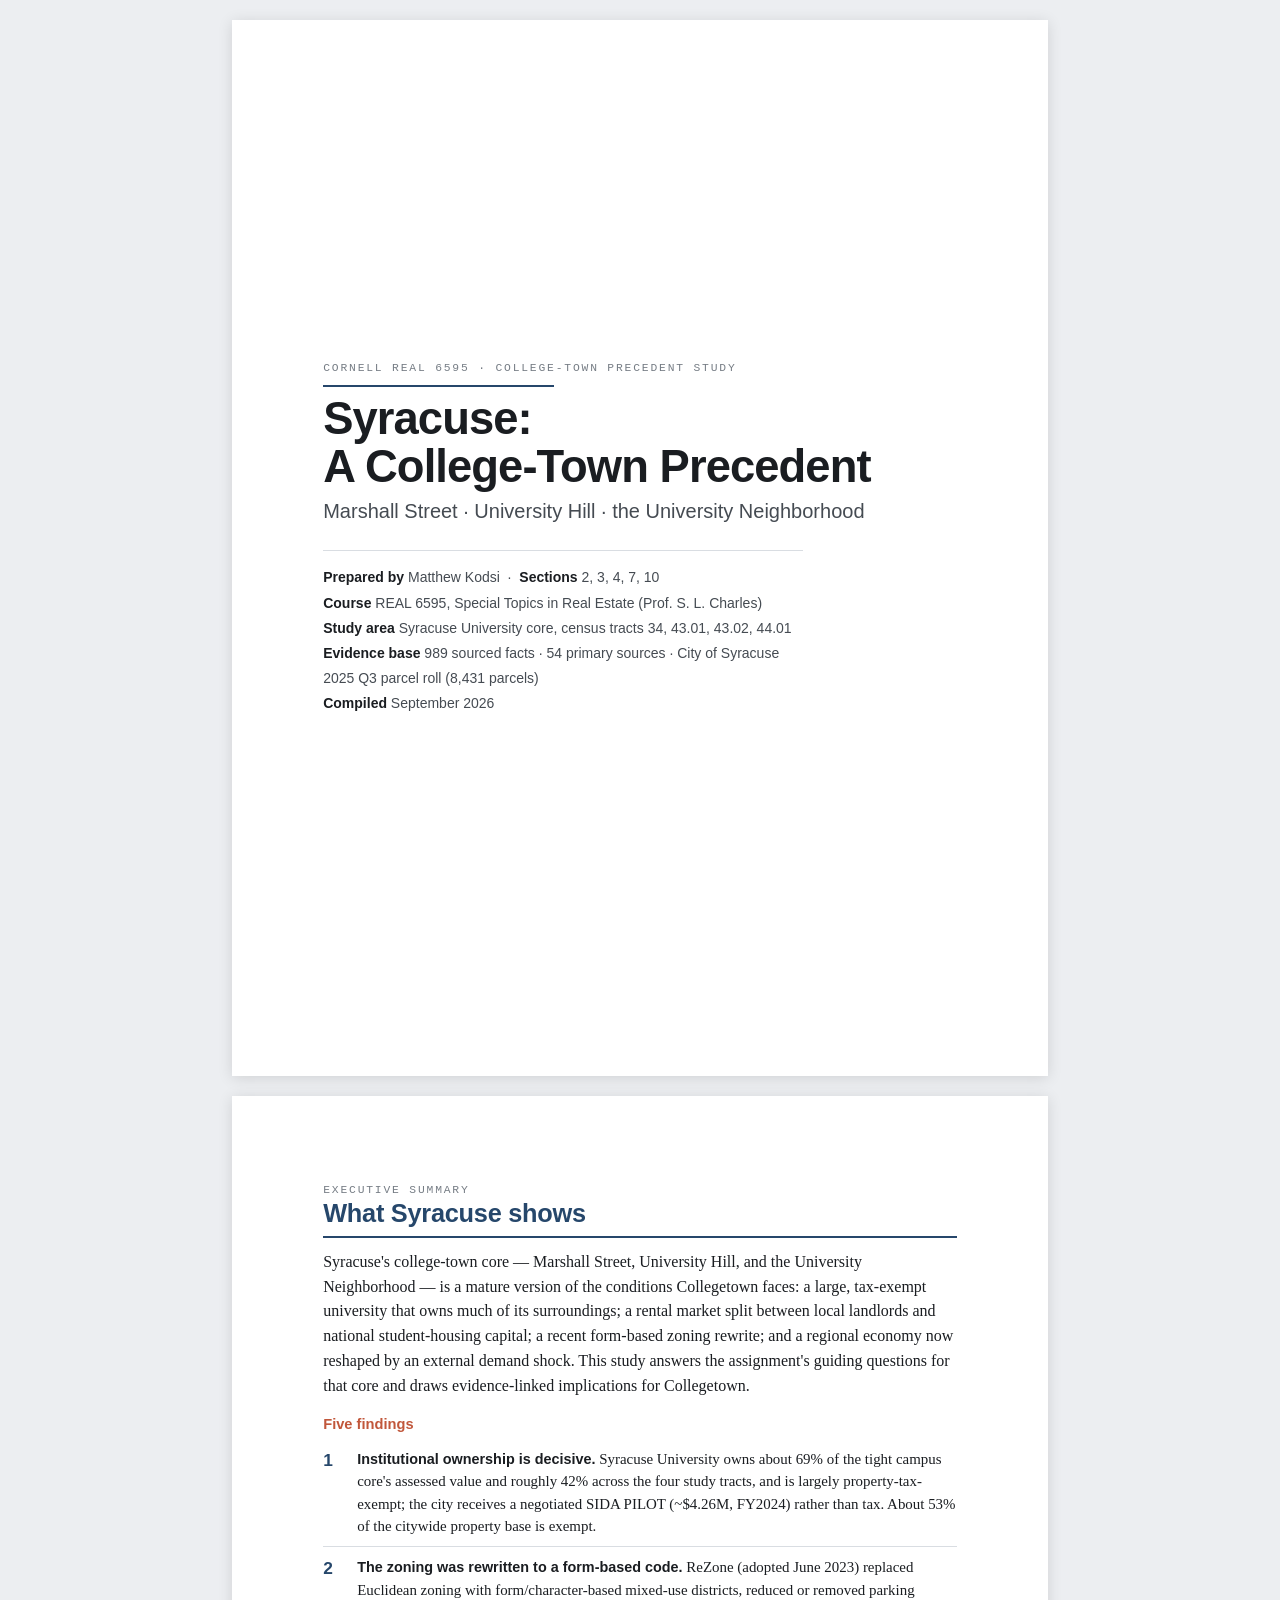
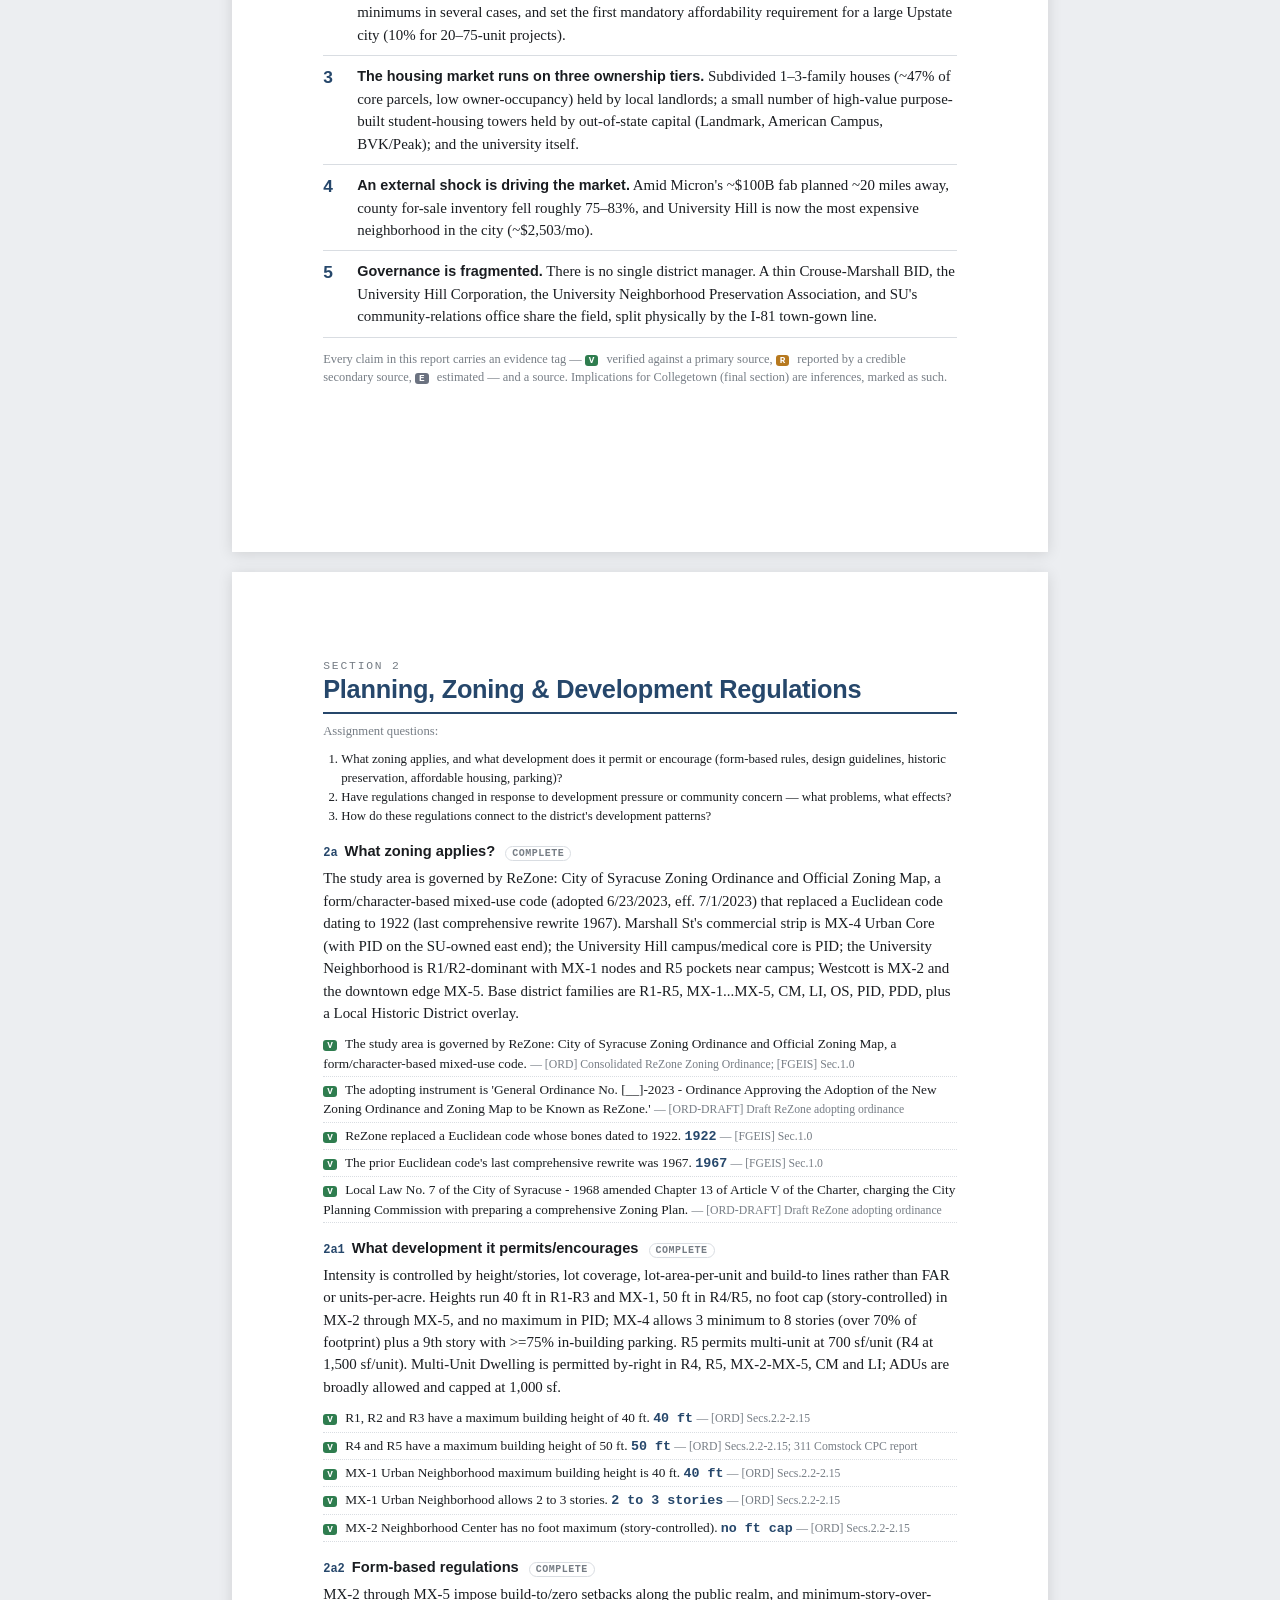
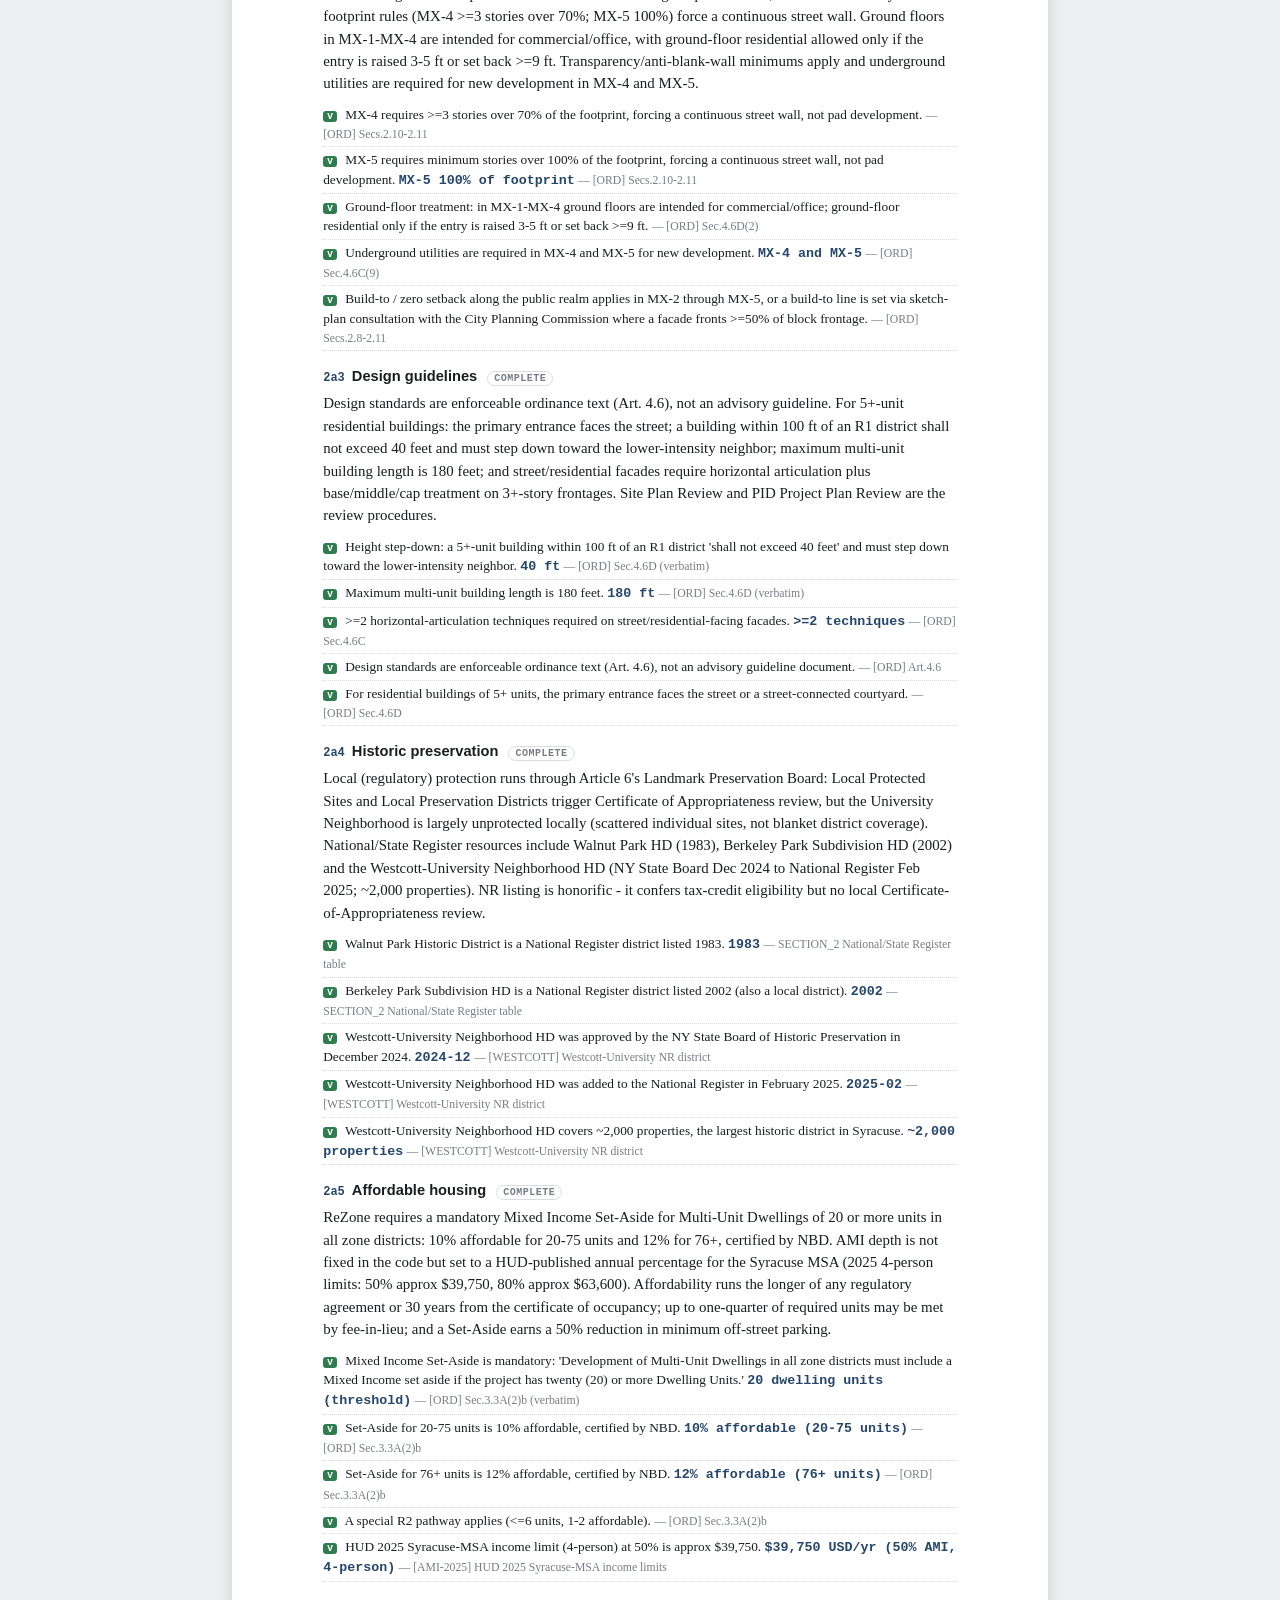
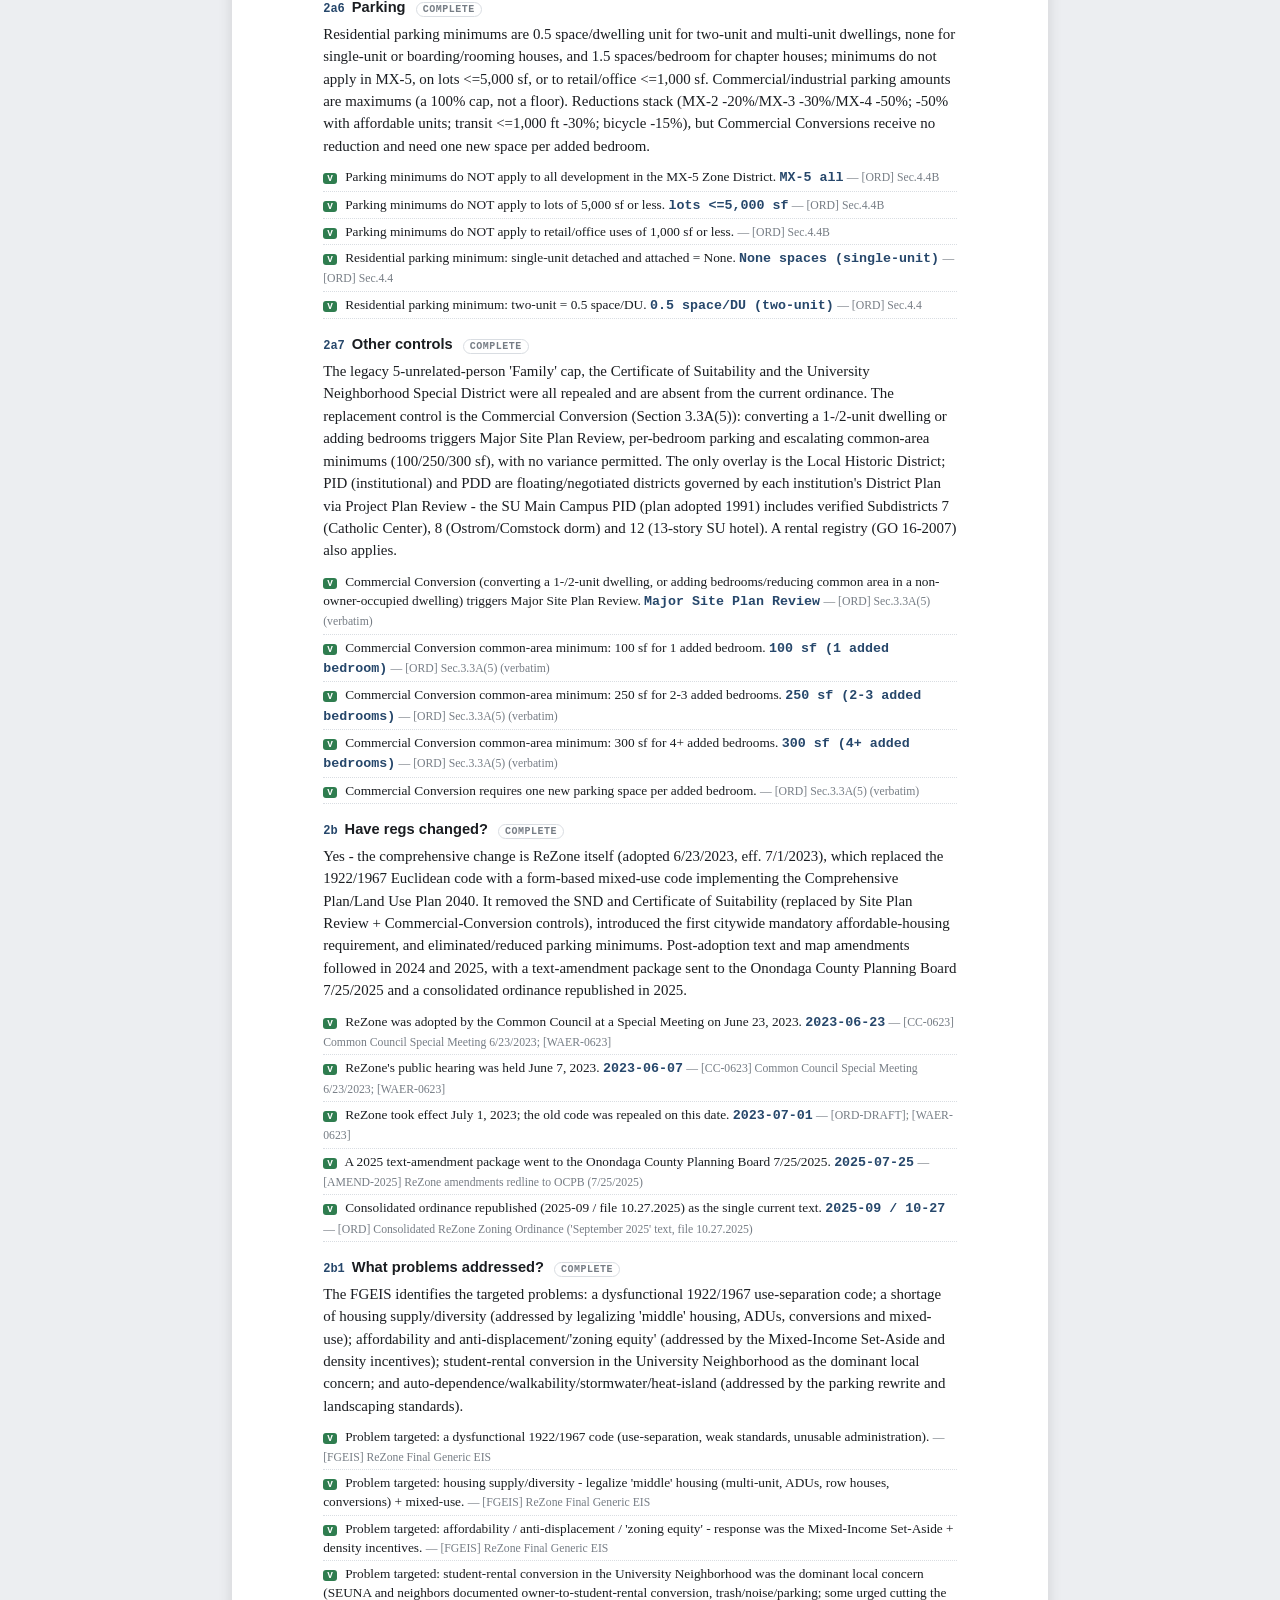
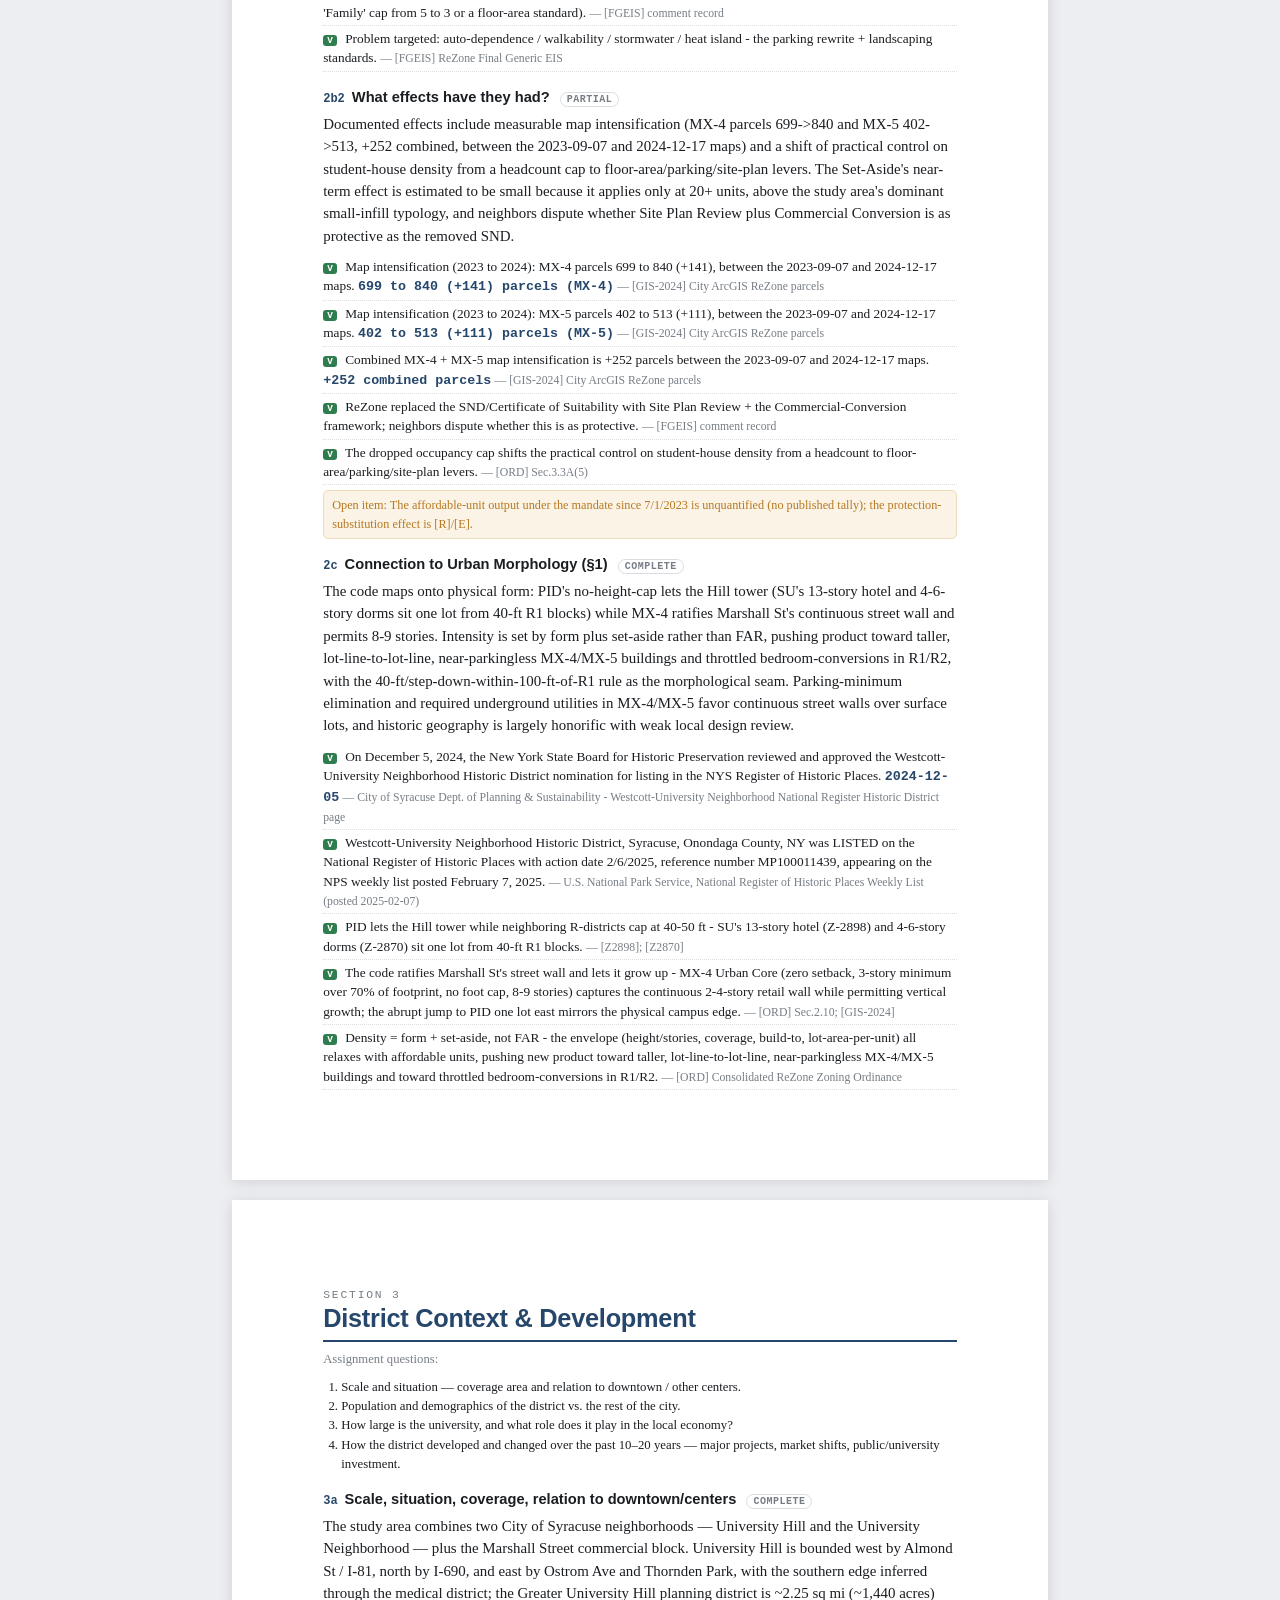
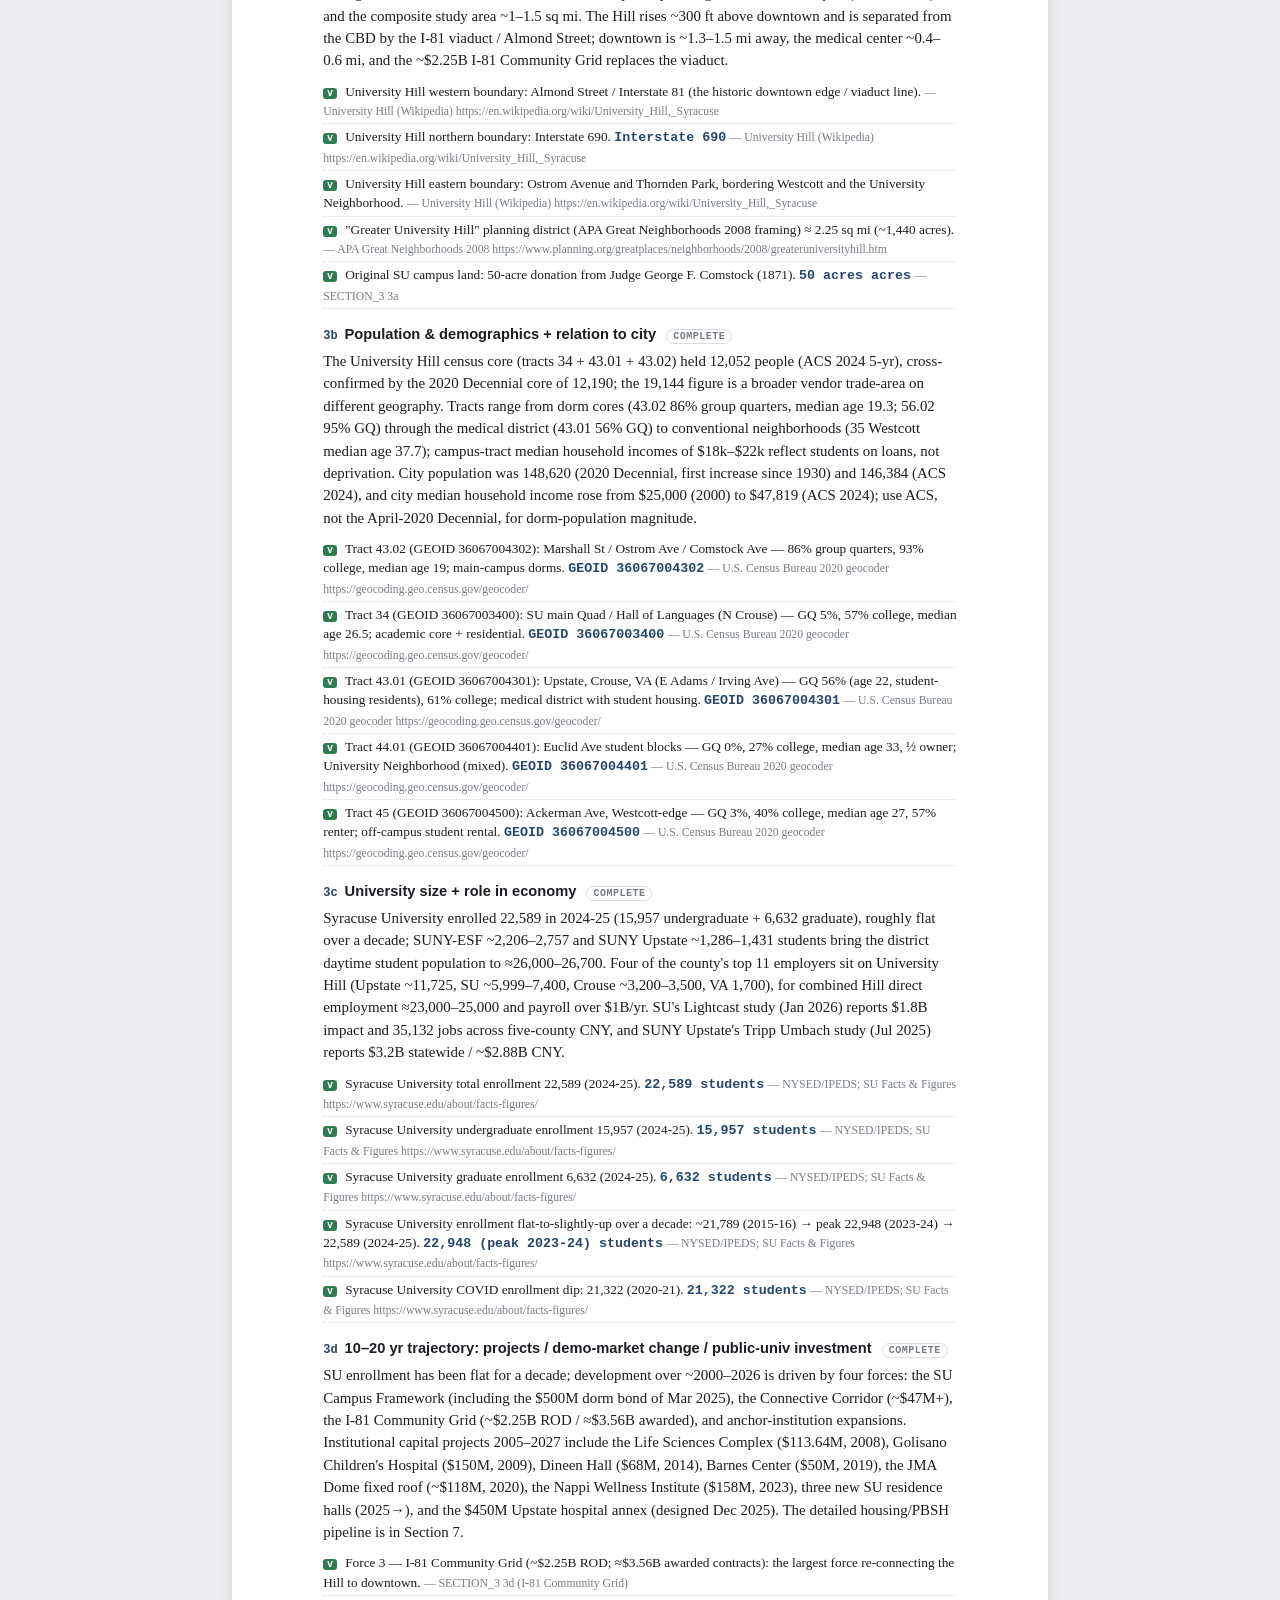
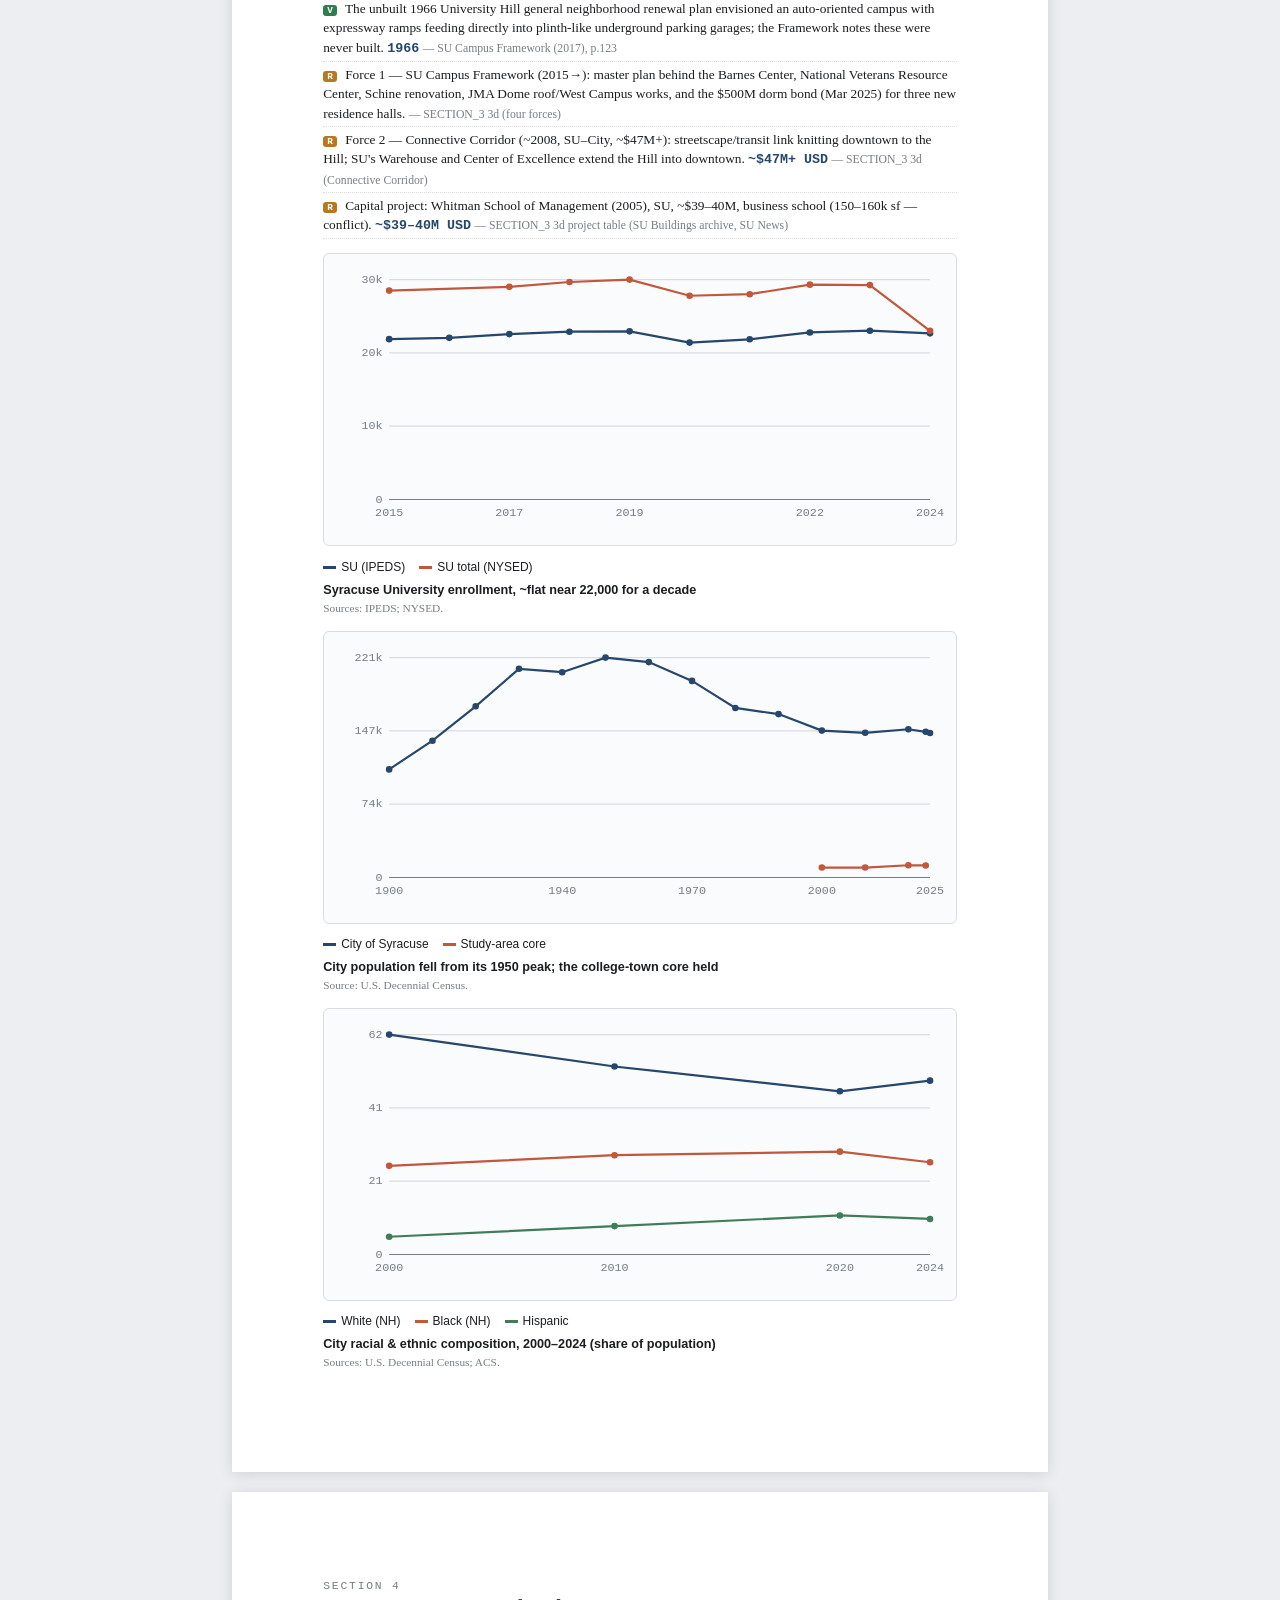
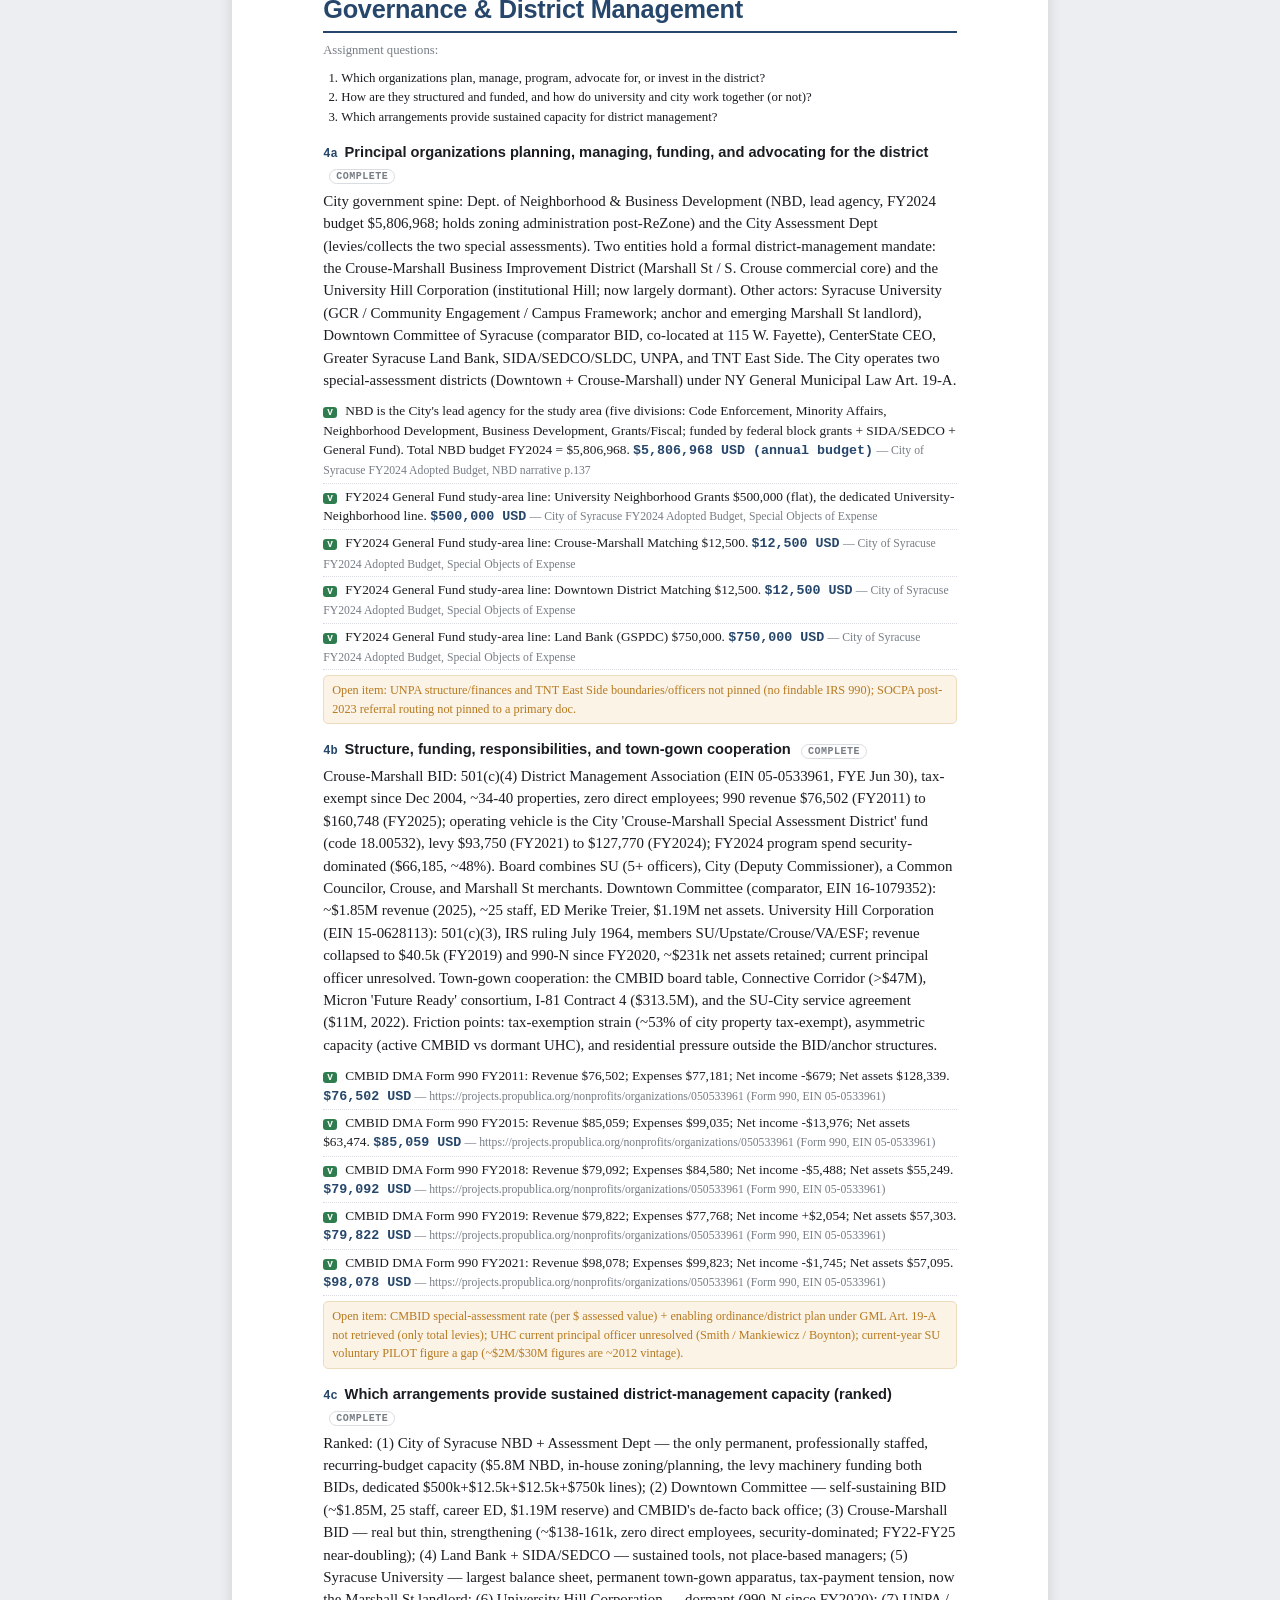
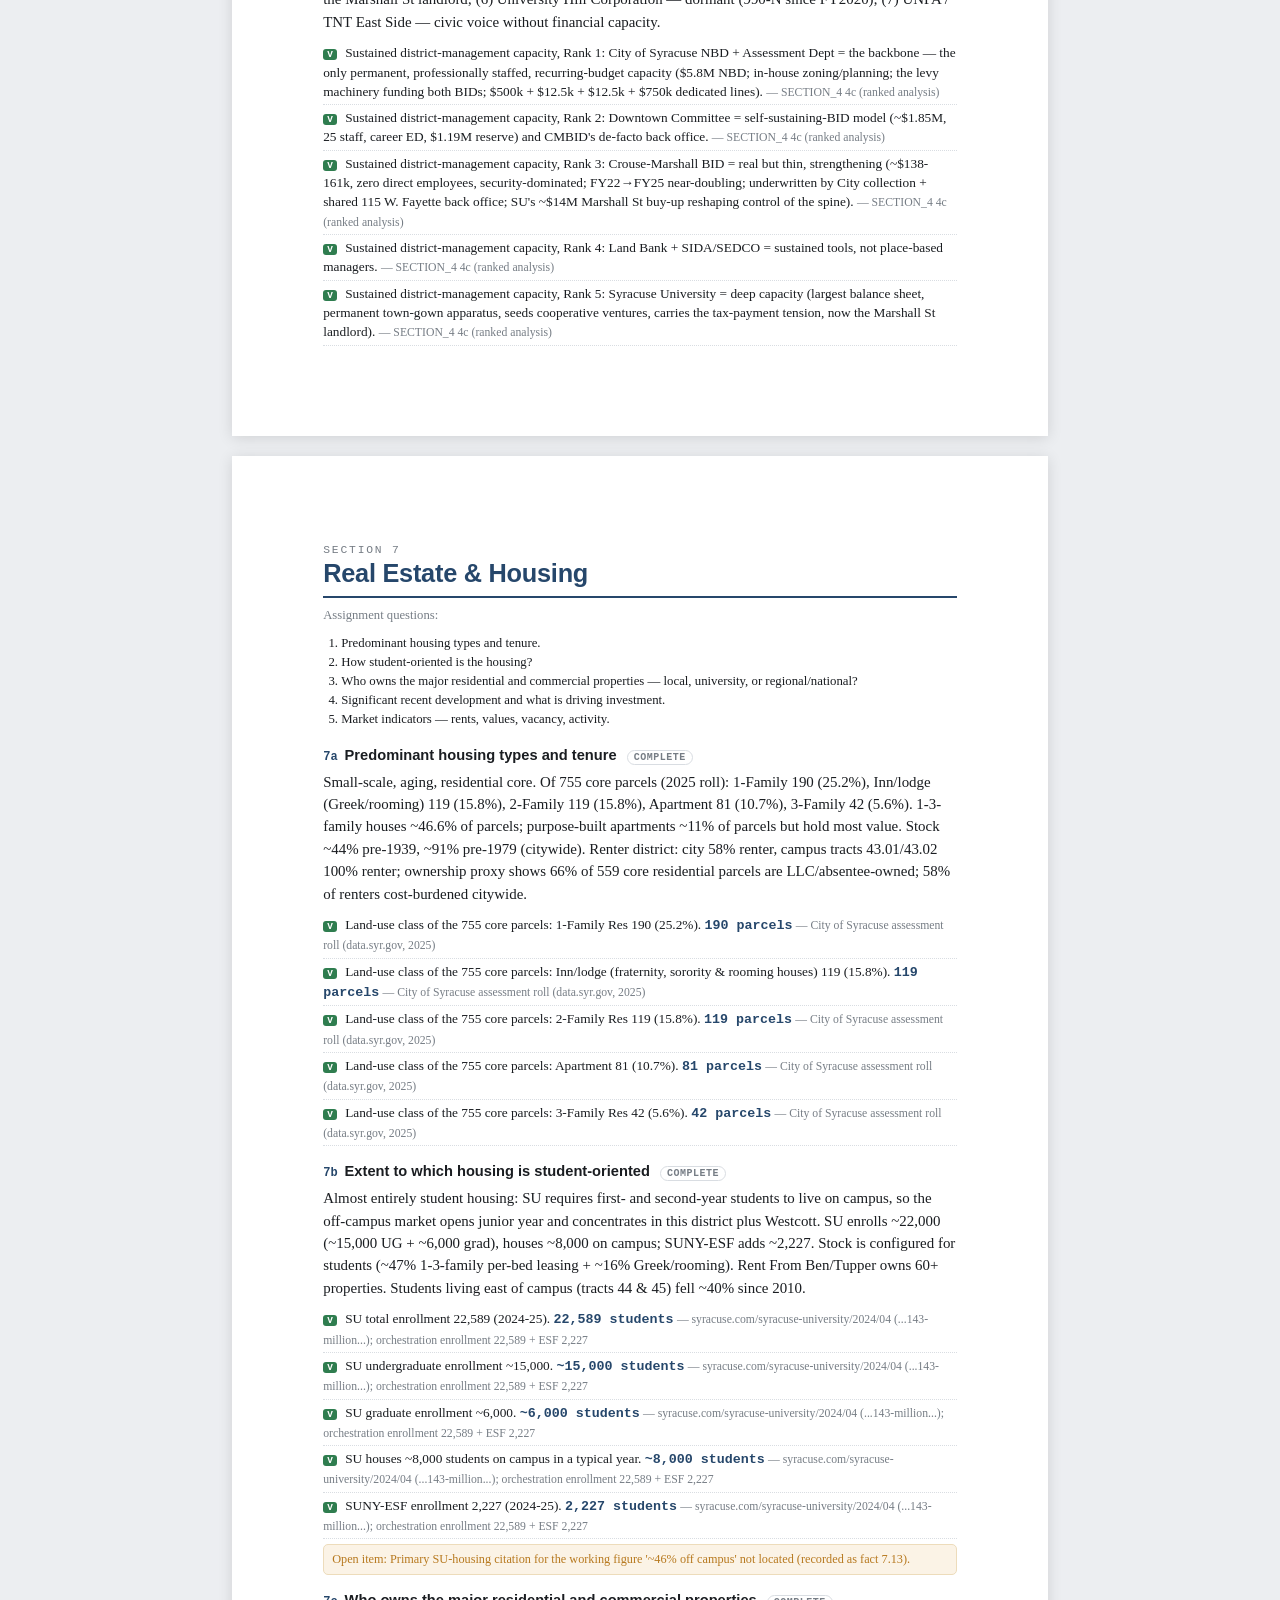
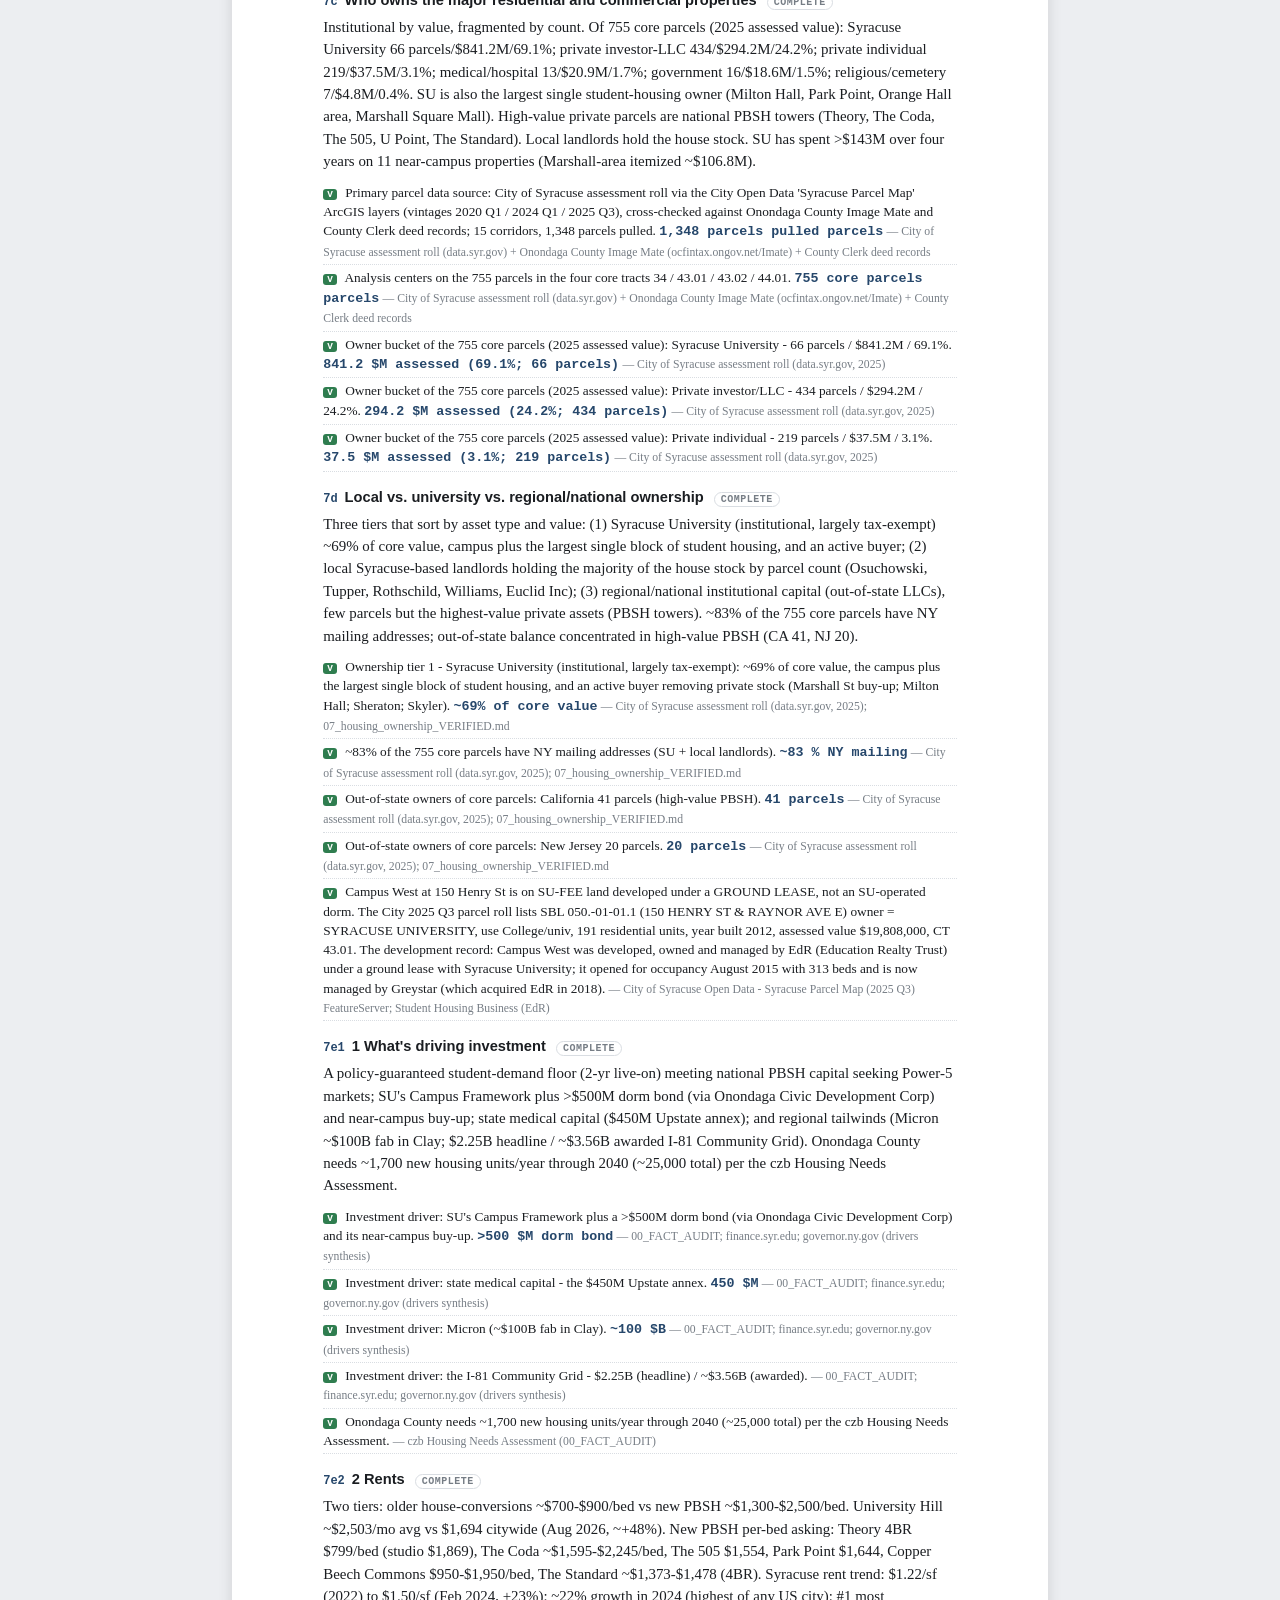
<file: report.html>
<!doctype html><html lang="en"><head><meta charset="utf-8"><title>Syracuse — College-Town Precedent Study</title><style>
:root{--ink:#1a1d21;--ink2:#454b52;--ink3:#767d85;--line:#d9dde2;--accent:#26476b;--accent2:#c1573b;
  --v:#2f7d4f;--r:#b7791f;--e:#6b7280;--bg:#fff;
  --serif:"Iowan Old Style","Palatino Linotype",Palatino,Georgia,"Times New Roman",serif;
  --sans:-apple-system,BlinkMacSystemFont,"Segoe UI",Roboto,Helvetica,Arial,sans-serif;
  --mono:"SF Mono",ui-monospace,Menlo,Consolas,monospace;}
*{box-sizing:border-box}
body{margin:0;background:#eceef1;color:var(--ink);font-family:var(--serif);font-size:11.2pt;line-height:1.5}
.page{background:var(--bg);width:8.5in;min-height:11in;margin:20px auto;padding:0.9in 0.95in;box-shadow:0 2px 14px rgba(0,0,0,.12)}
h1,h2,h3,h4,.sans{font-family:var(--sans)}
h2{font-size:19pt;color:var(--accent);margin:0 0 2px;letter-spacing:-.01em;line-height:1.12}
h3{font-size:13pt;margin:20px 0 4px;color:var(--ink);border-bottom:2px solid var(--accent);padding-bottom:4px}
h4{font-size:11pt;margin:14px 0 3px;color:var(--accent2)}
p{margin:0 0 9px}
.eyebrow{font-family:var(--mono);font-size:8.5pt;letter-spacing:.16em;text-transform:uppercase;color:var(--ink3)}
.lede{font-size:12pt;line-height:1.55}
.muted{color:var(--ink3)}
.rule{height:2px;background:var(--accent);margin:8px 0 0}
/* cover */
.cover{display:flex;flex-direction:column;justify-content:center;min-height:9in}
.cover h1{font-size:34pt;line-height:1.05;margin:8px 0 6px;letter-spacing:-.02em}
.cover .sub{font-size:15pt;color:var(--ink2);font-family:var(--sans);margin-bottom:24px}
.cover .meta{font-family:var(--sans);font-size:10.5pt;color:var(--ink2);line-height:1.8;border-top:1px solid var(--line);padding-top:14px;max-width:5in}
.cover .meta b{color:var(--ink)}
/* key findings */
.kf{margin:4px 0 0}
.kf .item{display:flex;gap:12px;padding:9px 0;border-bottom:1px solid var(--line)}
.kf .n{font-family:var(--sans);font-weight:800;color:var(--accent);font-size:13pt;flex:none;width:22px}
.kf b{font-family:var(--sans);font-size:10.8pt}
/* stat row */
.stats{display:flex;flex-wrap:wrap;gap:14px;margin:12px 0}
.stat{flex:1;min-width:120px;border-left:3px solid var(--accent);padding:2px 0 2px 10px}
.stat b{font-family:var(--sans);font-size:18pt;display:block;line-height:1;color:var(--ink)}
.stat span{font-family:var(--mono);font-size:8pt;letter-spacing:.05em;text-transform:uppercase;color:var(--ink3)}
/* questions */
.q{margin:14px 0 2px}
.qh{font-family:var(--sans);font-weight:700;font-size:11pt;color:var(--ink)}
.qh .qid{color:var(--accent);font-family:var(--mono);font-size:9pt;margin-right:7px}
.ans{margin:5px 0 7px}
.badge{font-family:var(--mono);font-size:7.5pt;text-transform:uppercase;letter-spacing:.05em;padding:1px 6px;border:1px solid var(--line);border-radius:9px;color:var(--ink3);margin-left:6px}
ul.ev{list-style:none;margin:6px 0 4px;padding:0;font-size:10pt;line-height:1.45}
ul.ev li{padding:3px 0 3px 0;border-bottom:1px dotted var(--line)}
.tg{font-family:var(--mono);font-size:7pt;font-weight:700;padding:0 4px;border-radius:3px;color:#fff;margin-right:5px}
.tV{background:var(--v)}.tR{background:var(--r)}.tE{background:var(--e)}
.fv{font-family:var(--mono);color:var(--accent)}
.src{color:var(--ink3);font-size:8.8pt}
.gapnote{font-size:9.2pt;color:var(--r);background:#fbf3e6;border:1px solid #eddcbb;border-radius:5px;padding:5px 8px;margin:5px 0}
/* charts */
figure{margin:14px 0;break-inside:avoid}
figure .chart{width:100%;height:auto;background:#fafbfc;border:1px solid var(--line);border-radius:6px;padding:8px}
figure figcaption{font-family:var(--sans);font-size:9.5pt;font-weight:600;margin-top:5px}
figure .csrc{font-size:8.5pt;color:var(--ink3)}
.chart .gl{stroke:var(--line)}.chart .ax{stroke:var(--ink3)}
.chart .axl{fill:var(--ink3);font-family:var(--mono);font-size:8pt}
.chart .cl{fill:none;stroke-width:2}.chart .vl{fill:var(--ink2);font-family:var(--mono);font-size:8pt;font-weight:700}
.clegend{display:flex;gap:14px;flex-wrap:wrap;font-family:var(--sans);font-size:9pt;margin-top:5px}
.clegend i{width:13px;height:3px;display:inline-block;margin-right:5px;vertical-align:middle}
/* implication */
.imp{border:1px solid var(--line);border-left:4px solid var(--accent);border-radius:5px;padding:11px 13px;margin:9px 0;break-inside:avoid}
.imp .th{font-family:var(--sans);font-weight:700;font-size:11pt}
.imp .cl{font-size:10.4pt;margin:4px 0}
.imp .cav{font-size:9.3pt;color:var(--ink2);background:#f4f6f8;border-radius:4px;padding:6px 9px;margin-top:5px}
.imp .infl{font-family:var(--mono);font-size:7.5pt;letter-spacing:.06em;text-transform:uppercase;color:#fff;background:var(--e);border-radius:3px;padding:1px 5px}
/* sources */
.srcs{column-count:2;column-gap:22px;font-size:8.6pt;line-height:1.4}
.srcs .s{break-inside:avoid;margin-bottom:5px}
.footer{font-family:var(--mono);font-size:8pt;color:var(--ink3);text-align:center;margin-top:12px;border-top:1px solid var(--line);padding-top:6px}
@media print{body{background:#fff}.page{margin:0;box-shadow:none;width:auto;min-height:auto;padding:0.7in 0.75in}
  .page+.page{page-break-before:always}h3{break-after:avoid}}
</style></head><body><section class="page"><div class="cover">
      <div class="eyebrow">Cornell REAL 6595 · College-Town Precedent Study</div>
      <div class="rule" style="max-width:2.4in"></div>
      <h1>Syracuse:<br>A College-Town Precedent</h1>
      <div class="sub">Marshall Street · University Hill · the University Neighborhood</div>
      <div class="meta"><b>Prepared by</b> Matthew Kodsi &nbsp;·&nbsp; <b>Sections</b> 2, 3, 4, 7, 10<br>
      <b>Course</b> REAL 6595, Special Topics in Real Estate (Prof. S. L. Charles)<br>
      <b>Study area</b> Syracuse University core, census tracts 34, 43.01, 43.02, 44.01<br>
      <b>Evidence base</b> 989 sourced facts · 54 primary sources · City of Syracuse 2025 Q3 parcel roll (8,431 parcels)<br>
      <b>Compiled</b> September 2026</div></div></section><section class="page"><div class="eyebrow">Executive summary</div><h2>What Syracuse shows</h2><div class="rule"></div>
      <p class="lede" style="margin-top:12px">Syracuse&#x27;s college-town core — Marshall Street, University Hill, and the University Neighborhood — is a mature version of the conditions Collegetown faces: a large, tax-exempt university that owns much of its surroundings; a rental market split between local landlords and national student-housing capital; a recent form-based zoning rewrite; and a regional economy now reshaped by an external demand shock. This study answers the assignment&#x27;s guiding questions for that core and draws evidence-linked implications for Collegetown.</p>
      <h4>Five findings</h4><div class="kf"><div class="item"><div class="n">1</div><div><b>Institutional ownership is decisive.</b> Syracuse University owns about 69% of the tight campus core&#x27;s assessed value and roughly 42% across the four study tracts, and is largely property-tax-exempt; the city receives a negotiated SIDA PILOT (~$4.26M, FY2024) rather than tax. About 53% of the citywide property base is exempt.</div></div><div class="item"><div class="n">2</div><div><b>The zoning was rewritten to a form-based code.</b> ReZone (adopted June 2023) replaced Euclidean zoning with form/character-based mixed-use districts, reduced or removed parking minimums in several cases, and set the first mandatory affordability requirement for a large Upstate city (10% for 20–75-unit projects).</div></div><div class="item"><div class="n">3</div><div><b>The housing market runs on three ownership tiers.</b> Subdivided 1–3-family houses (~47% of core parcels, low owner-occupancy) held by local landlords; a small number of high-value purpose-built student-housing towers held by out-of-state capital (Landmark, American Campus, BVK/Peak); and the university itself.</div></div><div class="item"><div class="n">4</div><div><b>An external shock is driving the market.</b> Amid Micron&#x27;s ~$100B fab planned ~20 miles away, county for-sale inventory fell roughly 75–83%, and University Hill is now the most expensive neighborhood in the city (~$2,503/mo).</div></div><div class="item"><div class="n">5</div><div><b>Governance is fragmented.</b> There is no single district manager. A thin Crouse-Marshall BID, the University Hill Corporation, the University Neighborhood Preservation Association, and SU&#x27;s community-relations office share the field, split physically by the I-81 town-gown line.</div></div></div>
      <p class="muted" style="font-size:9.3pt;margin-top:12px">Every claim in this report carries an evidence tag — <span class="tg tV">V</span>&nbsp;verified against a primary source, <span class="tg tR">R</span>&nbsp;reported by a credible secondary source, <span class="tg tE">E</span>&nbsp;estimated — and a source. Implications for Collegetown (final section) are inferences, marked as such.</p></section><section class="page"><div class="eyebrow">Section 2</div><h2>Planning, Zoning &amp; Development Regulations</h2><div class="rule"></div>
          <p class="muted" style="font-size:9.5pt;margin-top:8px">Assignment questions: <ol style="margin:4px 0 0;padding-left:18px;font-size:9.6pt"><li>What zoning applies, and what development does it permit or encourage (form-based rules, design guidelines, historic preservation, affordable housing, parking)?</li><li>Have regulations changed in response to development pressure or community concern — what problems, what effects?</li><li>How do these regulations connect to the district&#x27;s development patterns?</li></ol></p>
          <div class="q"><div class="qh"><span class="qid">2a</span>What zoning applies?
              <span class="badge">complete</span></div>
              <p class="ans">The study area is governed by ReZone: City of Syracuse Zoning Ordinance and Official Zoning Map, a form/character-based mixed-use code (adopted 6/23/2023, eff. 7/1/2023) that replaced a Euclidean code dating to 1922 (last comprehensive rewrite 1967). Marshall St&#x27;s commercial strip is MX-4 Urban Core (with PID on the SU-owned east end); the University Hill campus/medical core is PID; the University Neighborhood is R1/R2-dominant with MX-1 nodes and R5 pockets near campus; Westcott is MX-2 and the downtown edge MX-5. Base district families are R1-R5, MX-1...MX-5, CM, LI, OS, PID, PDD, plus a Local Historic District overlay.</p><ul class='ev'><li><span class="tg tV">V</span> The study area is governed by ReZone: City of Syracuse Zoning Ordinance and Official Zoning Map, a form/character-based mixed-use code. <span class="src">— [ORD] Consolidated ReZone Zoning Ordinance; [FGEIS] Sec.1.0</span></li><li><span class="tg tV">V</span> The adopting instrument is &#x27;General Ordinance No. [__]-2023 - Ordinance Approving the Adoption of the New Zoning Ordinance and Zoning Map to be Known as ReZone.&#x27; <span class="src">— [ORD-DRAFT] Draft ReZone adopting ordinance</span></li><li><span class="tg tV">V</span> ReZone replaced a Euclidean code whose bones dated to 1922. <b class="fv">1922</b> <span class="src">— [FGEIS] Sec.1.0</span></li><li><span class="tg tV">V</span> The prior Euclidean code&#x27;s last comprehensive rewrite was 1967. <b class="fv">1967</b> <span class="src">— [FGEIS] Sec.1.0</span></li><li><span class="tg tV">V</span> Local Law No. 7 of the City of Syracuse - 1968 amended Chapter 13 of Article V of the Charter, charging the City Planning Commission with preparing a comprehensive Zoning Plan. <span class="src">— [ORD-DRAFT] Draft ReZone adopting ordinance</span></li></ul></div><div class="q"><div class="qh"><span class="qid">2a1</span>What development it permits/encourages
              <span class="badge">complete</span></div>
              <p class="ans">Intensity is controlled by height/stories, lot coverage, lot-area-per-unit and build-to lines rather than FAR or units-per-acre. Heights run 40 ft in R1-R3 and MX-1, 50 ft in R4/R5, no foot cap (story-controlled) in MX-2 through MX-5, and no maximum in PID; MX-4 allows 3 minimum to 8 stories (over 70% of footprint) plus a 9th story with &gt;=75% in-building parking. R5 permits multi-unit at 700 sf/unit (R4 at 1,500 sf/unit). Multi-Unit Dwelling is permitted by-right in R4, R5, MX-2-MX-5, CM and LI; ADUs are broadly allowed and capped at 1,000 sf.</p><ul class='ev'><li><span class="tg tV">V</span> R1, R2 and R3 have a maximum building height of 40 ft. <b class="fv">40 ft</b> <span class="src">— [ORD] Secs.2.2-2.15</span></li><li><span class="tg tV">V</span> R4 and R5 have a maximum building height of 50 ft. <b class="fv">50 ft</b> <span class="src">— [ORD] Secs.2.2-2.15; 311 Comstock CPC report</span></li><li><span class="tg tV">V</span> MX-1 Urban Neighborhood maximum building height is 40 ft. <b class="fv">40 ft</b> <span class="src">— [ORD] Secs.2.2-2.15</span></li><li><span class="tg tV">V</span> MX-1 Urban Neighborhood allows 2 to 3 stories. <b class="fv">2 to 3 stories</b> <span class="src">— [ORD] Secs.2.2-2.15</span></li><li><span class="tg tV">V</span> MX-2 Neighborhood Center has no foot maximum (story-controlled). <b class="fv">no ft cap</b> <span class="src">— [ORD] Secs.2.2-2.15</span></li></ul></div><div class="q"><div class="qh"><span class="qid">2a2</span>Form-based regulations
              <span class="badge">complete</span></div>
              <p class="ans">MX-2 through MX-5 impose build-to/zero setbacks along the public realm, and minimum-story-over-footprint rules (MX-4 &gt;=3 stories over 70%; MX-5 100%) force a continuous street wall. Ground floors in MX-1-MX-4 are intended for commercial/office, with ground-floor residential allowed only if the entry is raised 3-5 ft or set back &gt;=9 ft. Transparency/anti-blank-wall minimums apply and underground utilities are required for new development in MX-4 and MX-5.</p><ul class='ev'><li><span class="tg tV">V</span> MX-4 requires &gt;=3 stories over 70% of the footprint, forcing a continuous street wall, not pad development. <span class="src">— [ORD] Secs.2.10-2.11</span></li><li><span class="tg tV">V</span> MX-5 requires minimum stories over 100% of the footprint, forcing a continuous street wall, not pad development. <b class="fv">MX-5 100% of footprint</b> <span class="src">— [ORD] Secs.2.10-2.11</span></li><li><span class="tg tV">V</span> Ground-floor treatment: in MX-1-MX-4 ground floors are intended for commercial/office; ground-floor residential only if the entry is raised 3-5 ft or set back &gt;=9 ft. <span class="src">— [ORD] Sec.4.6D(2)</span></li><li><span class="tg tV">V</span> Underground utilities are required in MX-4 and MX-5 for new development. <b class="fv">MX-4 and MX-5</b> <span class="src">— [ORD] Sec.4.6C(9)</span></li><li><span class="tg tV">V</span> Build-to / zero setback along the public realm applies in MX-2 through MX-5, or a build-to line is set via sketch-plan consultation with the City Planning Commission where a facade fronts &gt;=50% of block frontage. <span class="src">— [ORD] Secs.2.8-2.11</span></li></ul></div><div class="q"><div class="qh"><span class="qid">2a3</span>Design guidelines
              <span class="badge">complete</span></div>
              <p class="ans">Design standards are enforceable ordinance text (Art. 4.6), not an advisory guideline. For 5+-unit residential buildings: the primary entrance faces the street; a building within 100 ft of an R1 district shall not exceed 40 feet and must step down toward the lower-intensity neighbor; maximum multi-unit building length is 180 feet; and street/residential facades require horizontal articulation plus base/middle/cap treatment on 3+-story frontages. Site Plan Review and PID Project Plan Review are the review procedures.</p><ul class='ev'><li><span class="tg tV">V</span> Height step-down: a 5+-unit building within 100 ft of an R1 district &#x27;shall not exceed 40 feet&#x27; and must step down toward the lower-intensity neighbor. <b class="fv">40 ft</b> <span class="src">— [ORD] Sec.4.6D (verbatim)</span></li><li><span class="tg tV">V</span> Maximum multi-unit building length is 180 feet. <b class="fv">180 ft</b> <span class="src">— [ORD] Sec.4.6D (verbatim)</span></li><li><span class="tg tV">V</span> &gt;=2 horizontal-articulation techniques required on street/residential-facing facades. <b class="fv">&gt;=2 techniques</b> <span class="src">— [ORD] Sec.4.6C</span></li><li><span class="tg tV">V</span> Design standards are enforceable ordinance text (Art. 4.6), not an advisory guideline document. <span class="src">— [ORD] Art.4.6</span></li><li><span class="tg tV">V</span> For residential buildings of 5+ units, the primary entrance faces the street or a street-connected courtyard. <span class="src">— [ORD] Sec.4.6D</span></li></ul></div><div class="q"><div class="qh"><span class="qid">2a4</span>Historic preservation
              <span class="badge">complete</span></div>
              <p class="ans">Local (regulatory) protection runs through Article 6&#x27;s Landmark Preservation Board: Local Protected Sites and Local Preservation Districts trigger Certificate of Appropriateness review, but the University Neighborhood is largely unprotected locally (scattered individual sites, not blanket district coverage). National/State Register resources include Walnut Park HD (1983), Berkeley Park Subdivision HD (2002) and the Westcott-University Neighborhood HD (NY State Board Dec 2024 to National Register Feb 2025; ~2,000 properties). NR listing is honorific - it confers tax-credit eligibility but no local Certificate-of-Appropriateness review.</p><ul class='ev'><li><span class="tg tV">V</span> Walnut Park Historic District is a National Register district listed 1983. <b class="fv">1983</b> <span class="src">— SECTION_2 National/State Register table</span></li><li><span class="tg tV">V</span> Berkeley Park Subdivision HD is a National Register district listed 2002 (also a local district). <b class="fv">2002</b> <span class="src">— SECTION_2 National/State Register table</span></li><li><span class="tg tV">V</span> Westcott-University Neighborhood HD was approved by the NY State Board of Historic Preservation in December 2024. <b class="fv">2024-12</b> <span class="src">— [WESTCOTT] Westcott-University NR district</span></li><li><span class="tg tV">V</span> Westcott-University Neighborhood HD was added to the National Register in February 2025. <b class="fv">2025-02</b> <span class="src">— [WESTCOTT] Westcott-University NR district</span></li><li><span class="tg tV">V</span> Westcott-University Neighborhood HD covers ~2,000 properties, the largest historic district in Syracuse. <b class="fv">~2,000 properties</b> <span class="src">— [WESTCOTT] Westcott-University NR district</span></li></ul></div><div class="q"><div class="qh"><span class="qid">2a5</span>Affordable housing
              <span class="badge">complete</span></div>
              <p class="ans">ReZone requires a mandatory Mixed Income Set-Aside for Multi-Unit Dwellings of 20 or more units in all zone districts: 10% affordable for 20-75 units and 12% for 76+, certified by NBD. AMI depth is not fixed in the code but set to a HUD-published annual percentage for the Syracuse MSA (2025 4-person limits: 50% approx $39,750, 80% approx $63,600). Affordability runs the longer of any regulatory agreement or 30 years from the certificate of occupancy; up to one-quarter of required units may be met by fee-in-lieu; and a Set-Aside earns a 50% reduction in minimum off-street parking.</p><ul class='ev'><li><span class="tg tV">V</span> Mixed Income Set-Aside is mandatory: &#x27;Development of Multi-Unit Dwellings in all zone districts must include a Mixed Income set aside if the project has twenty (20) or more Dwelling Units.&#x27; <b class="fv">20 dwelling units (threshold)</b> <span class="src">— [ORD] Sec.3.3A(2)b (verbatim)</span></li><li><span class="tg tV">V</span> Set-Aside for 20-75 units is 10% affordable, certified by NBD. <b class="fv">10% affordable (20-75 units)</b> <span class="src">— [ORD] Sec.3.3A(2)b</span></li><li><span class="tg tV">V</span> Set-Aside for 76+ units is 12% affordable, certified by NBD. <b class="fv">12% affordable (76+ units)</b> <span class="src">— [ORD] Sec.3.3A(2)b</span></li><li><span class="tg tV">V</span> A special R2 pathway applies (&lt;=6 units, 1-2 affordable). <span class="src">— [ORD] Sec.3.3A(2)b</span></li><li><span class="tg tV">V</span> HUD 2025 Syracuse-MSA income limit (4-person) at 50% is approx $39,750. <b class="fv">$39,750 USD/yr (50% AMI, 4-person)</b> <span class="src">— [AMI-2025] HUD 2025 Syracuse-MSA income limits</span></li></ul></div><div class="q"><div class="qh"><span class="qid">2a6</span>Parking
              <span class="badge">complete</span></div>
              <p class="ans">Residential parking minimums are 0.5 space/dwelling unit for two-unit and multi-unit dwellings, none for single-unit or boarding/rooming houses, and 1.5 spaces/bedroom for chapter houses; minimums do not apply in MX-5, on lots &lt;=5,000 sf, or to retail/office &lt;=1,000 sf. Commercial/industrial parking amounts are maximums (a 100% cap, not a floor). Reductions stack (MX-2 -20%/MX-3 -30%/MX-4 -50%; -50% with affordable units; transit &lt;=1,000 ft -30%; bicycle -15%), but Commercial Conversions receive no reduction and need one new space per added bedroom.</p><ul class='ev'><li><span class="tg tV">V</span> Parking minimums do NOT apply to all development in the MX-5 Zone District. <b class="fv">MX-5 all</b> <span class="src">— [ORD] Sec.4.4B</span></li><li><span class="tg tV">V</span> Parking minimums do NOT apply to lots of 5,000 sf or less. <b class="fv">lots &lt;=5,000 sf</b> <span class="src">— [ORD] Sec.4.4B</span></li><li><span class="tg tV">V</span> Parking minimums do NOT apply to retail/office uses of 1,000 sf or less. <span class="src">— [ORD] Sec.4.4B</span></li><li><span class="tg tV">V</span> Residential parking minimum: single-unit detached and attached = None. <b class="fv">None spaces (single-unit)</b> <span class="src">— [ORD] Sec.4.4</span></li><li><span class="tg tV">V</span> Residential parking minimum: two-unit = 0.5 space/DU. <b class="fv">0.5 space/DU (two-unit)</b> <span class="src">— [ORD] Sec.4.4</span></li></ul></div><div class="q"><div class="qh"><span class="qid">2a7</span>Other controls
              <span class="badge">complete</span></div>
              <p class="ans">The legacy 5-unrelated-person &#x27;Family&#x27; cap, the Certificate of Suitability and the University Neighborhood Special District were all repealed and are absent from the current ordinance. The replacement control is the Commercial Conversion (Section 3.3A(5)): converting a 1-/2-unit dwelling or adding bedrooms triggers Major Site Plan Review, per-bedroom parking and escalating common-area minimums (100/250/300 sf), with no variance permitted. The only overlay is the Local Historic District; PID (institutional) and PDD are floating/negotiated districts governed by each institution&#x27;s District Plan via Project Plan Review - the SU Main Campus PID (plan adopted 1991) includes verified Subdistricts 7 (Catholic Center), 8 (Ostrom/Comstock dorm) and 12 (13-story SU hotel). A rental registry (GO 16-2007) also applies.</p><ul class='ev'><li><span class="tg tV">V</span> Commercial Conversion (converting a 1-/2-unit dwelling, or adding bedrooms/reducing common area in a non-owner-occupied dwelling) triggers Major Site Plan Review. <b class="fv">Major Site Plan Review</b> <span class="src">— [ORD] Sec.3.3A(5) (verbatim)</span></li><li><span class="tg tV">V</span> Commercial Conversion common-area minimum: 100 sf for 1 added bedroom. <b class="fv">100 sf (1 added bedroom)</b> <span class="src">— [ORD] Sec.3.3A(5) (verbatim)</span></li><li><span class="tg tV">V</span> Commercial Conversion common-area minimum: 250 sf for 2-3 added bedrooms. <b class="fv">250 sf (2-3 added bedrooms)</b> <span class="src">— [ORD] Sec.3.3A(5) (verbatim)</span></li><li><span class="tg tV">V</span> Commercial Conversion common-area minimum: 300 sf for 4+ added bedrooms. <b class="fv">300 sf (4+ added bedrooms)</b> <span class="src">— [ORD] Sec.3.3A(5) (verbatim)</span></li><li><span class="tg tV">V</span> Commercial Conversion requires one new parking space per added bedroom. <span class="src">— [ORD] Sec.3.3A(5) (verbatim)</span></li></ul></div><div class="q"><div class="qh"><span class="qid">2b</span>Have regs changed?
              <span class="badge">complete</span></div>
              <p class="ans">Yes - the comprehensive change is ReZone itself (adopted 6/23/2023, eff. 7/1/2023), which replaced the 1922/1967 Euclidean code with a form-based mixed-use code implementing the Comprehensive Plan/Land Use Plan 2040. It removed the SND and Certificate of Suitability (replaced by Site Plan Review + Commercial-Conversion controls), introduced the first citywide mandatory affordable-housing requirement, and eliminated/reduced parking minimums. Post-adoption text and map amendments followed in 2024 and 2025, with a text-amendment package sent to the Onondaga County Planning Board 7/25/2025 and a consolidated ordinance republished in 2025.</p><ul class='ev'><li><span class="tg tV">V</span> ReZone was adopted by the Common Council at a Special Meeting on June 23, 2023. <b class="fv">2023-06-23</b> <span class="src">— [CC-0623] Common Council Special Meeting 6/23/2023; [WAER-0623]</span></li><li><span class="tg tV">V</span> ReZone&#x27;s public hearing was held June 7, 2023. <b class="fv">2023-06-07</b> <span class="src">— [CC-0623] Common Council Special Meeting 6/23/2023; [WAER-0623]</span></li><li><span class="tg tV">V</span> ReZone took effect July 1, 2023; the old code was repealed on this date. <b class="fv">2023-07-01</b> <span class="src">— [ORD-DRAFT]; [WAER-0623]</span></li><li><span class="tg tV">V</span> A 2025 text-amendment package went to the Onondaga County Planning Board 7/25/2025. <b class="fv">2025-07-25</b> <span class="src">— [AMEND-2025] ReZone amendments redline to OCPB (7/25/2025)</span></li><li><span class="tg tV">V</span> Consolidated ordinance republished (2025-09 / file 10.27.2025) as the single current text. <b class="fv">2025-09 / 10-27</b> <span class="src">— [ORD] Consolidated ReZone Zoning Ordinance (&#x27;September 2025&#x27; text, file 10.27.2025)</span></li></ul></div><div class="q"><div class="qh"><span class="qid">2b1</span>What problems addressed?
              <span class="badge">complete</span></div>
              <p class="ans">The FGEIS identifies the targeted problems: a dysfunctional 1922/1967 use-separation code; a shortage of housing supply/diversity (addressed by legalizing &#x27;middle&#x27; housing, ADUs, conversions and mixed-use); affordability and anti-displacement/&#x27;zoning equity&#x27; (addressed by the Mixed-Income Set-Aside and density incentives); student-rental conversion in the University Neighborhood as the dominant local concern; and auto-dependence/walkability/stormwater/heat-island (addressed by the parking rewrite and landscaping standards).</p><ul class='ev'><li><span class="tg tV">V</span> Problem targeted: a dysfunctional 1922/1967 code (use-separation, weak standards, unusable administration). <span class="src">— [FGEIS] ReZone Final Generic EIS</span></li><li><span class="tg tV">V</span> Problem targeted: housing supply/diversity - legalize &#x27;middle&#x27; housing (multi-unit, ADUs, row houses, conversions) + mixed-use. <span class="src">— [FGEIS] ReZone Final Generic EIS</span></li><li><span class="tg tV">V</span> Problem targeted: affordability / anti-displacement / &#x27;zoning equity&#x27; - response was the Mixed-Income Set-Aside + density incentives. <span class="src">— [FGEIS] ReZone Final Generic EIS</span></li><li><span class="tg tV">V</span> Problem targeted: student-rental conversion in the University Neighborhood was the dominant local concern (SEUNA and neighbors documented owner-to-student-rental conversion, trash/noise/parking; some urged cutting the &#x27;Family&#x27; cap from 5 to 3 or a floor-area standard). <span class="src">— [FGEIS] comment record</span></li><li><span class="tg tV">V</span> Problem targeted: auto-dependence / walkability / stormwater / heat island - the parking rewrite + landscaping standards. <span class="src">— [FGEIS] ReZone Final Generic EIS</span></li></ul></div><div class="q"><div class="qh"><span class="qid">2b2</span>What effects have they had?
              <span class="badge">partial</span></div>
              <p class="ans">Documented effects include measurable map intensification (MX-4 parcels 699-&gt;840 and MX-5 402-&gt;513, +252 combined, between the 2023-09-07 and 2024-12-17 maps) and a shift of practical control on student-house density from a headcount cap to floor-area/parking/site-plan levers. The Set-Aside&#x27;s near-term effect is estimated to be small because it applies only at 20+ units, above the study area&#x27;s dominant small-infill typology, and neighbors dispute whether Site Plan Review plus Commercial Conversion is as protective as the removed SND.</p><ul class='ev'><li><span class="tg tV">V</span> Map intensification (2023 to 2024): MX-4 parcels 699 to 840 (+141), between the 2023-09-07 and 2024-12-17 maps. <b class="fv">699 to 840 (+141) parcels (MX-4)</b> <span class="src">— [GIS-2024] City ArcGIS ReZone parcels</span></li><li><span class="tg tV">V</span> Map intensification (2023 to 2024): MX-5 parcels 402 to 513 (+111), between the 2023-09-07 and 2024-12-17 maps. <b class="fv">402 to 513 (+111) parcels (MX-5)</b> <span class="src">— [GIS-2024] City ArcGIS ReZone parcels</span></li><li><span class="tg tV">V</span> Combined MX-4 + MX-5 map intensification is +252 parcels between the 2023-09-07 and 2024-12-17 maps. <b class="fv">+252 combined parcels</b> <span class="src">— [GIS-2024] City ArcGIS ReZone parcels</span></li><li><span class="tg tV">V</span> ReZone replaced the SND/Certificate of Suitability with Site Plan Review + the Commercial-Conversion framework; neighbors dispute whether this is as protective. <span class="src">— [FGEIS] comment record</span></li><li><span class="tg tV">V</span> The dropped occupancy cap shifts the practical control on student-house density from a headcount to floor-area/parking/site-plan levers. <span class="src">— [ORD] Sec.3.3A(5)</span></li></ul><div class='gapnote'>Open item: The affordable-unit output under the mandate since 7/1/2023 is unquantified (no published tally); the protection-substitution effect is [R]/[E].</div></div><div class="q"><div class="qh"><span class="qid">2c</span>Connection to Urban Morphology (§1)
              <span class="badge">complete</span></div>
              <p class="ans">The code maps onto physical form: PID&#x27;s no-height-cap lets the Hill tower (SU&#x27;s 13-story hotel and 4-6-story dorms sit one lot from 40-ft R1 blocks) while MX-4 ratifies Marshall St&#x27;s continuous street wall and permits 8-9 stories. Intensity is set by form plus set-aside rather than FAR, pushing product toward taller, lot-line-to-lot-line, near-parkingless MX-4/MX-5 buildings and throttled bedroom-conversions in R1/R2, with the 40-ft/step-down-within-100-ft-of-R1 rule as the morphological seam. Parking-minimum elimination and required underground utilities in MX-4/MX-5 favor continuous street walls over surface lots, and historic geography is largely honorific with weak local design review.</p><ul class='ev'><li><span class="tg tV">V</span> On December 5, 2024, the New York State Board for Historic Preservation reviewed and approved the Westcott-University Neighborhood Historic District nomination for listing in the NYS Register of Historic Places. <b class="fv">2024-12-05</b> <span class="src">— City of Syracuse Dept. of Planning &amp; Sustainability - Westcott-University Neighborhood National Register Historic District page</span></li><li><span class="tg tV">V</span> Westcott-University Neighborhood Historic District, Syracuse, Onondaga County, NY was LISTED on the National Register of Historic Places with action date 2/6/2025, reference number MP100011439, appearing on the NPS weekly list posted February 7, 2025. <span class="src">— U.S. National Park Service, National Register of Historic Places Weekly List (posted 2025-02-07)</span></li><li><span class="tg tV">V</span> PID lets the Hill tower while neighboring R-districts cap at 40-50 ft - SU&#x27;s 13-story hotel (Z-2898) and 4-6-story dorms (Z-2870) sit one lot from 40-ft R1 blocks. <span class="src">— [Z2898]; [Z2870]</span></li><li><span class="tg tV">V</span> The code ratifies Marshall St&#x27;s street wall and lets it grow up - MX-4 Urban Core (zero setback, 3-story minimum over 70% of footprint, no foot cap, 8-9 stories) captures the continuous 2-4-story retail wall while permitting vertical growth; the abrupt jump to PID one lot east mirrors the physical campus edge. <span class="src">— [ORD] Sec.2.10; [GIS-2024]</span></li><li><span class="tg tV">V</span> Density = form + set-aside, not FAR - the envelope (height/stories, coverage, build-to, lot-area-per-unit) all relaxes with affordable units, pushing new product toward taller, lot-line-to-lot-line, near-parkingless MX-4/MX-5 buildings and toward throttled bedroom-conversions in R1/R2. <span class="src">— [ORD] Consolidated ReZone Zoning Ordinance</span></li></ul></div></section><section class="page"><div class="eyebrow">Section 3</div><h2>District Context &amp; Development</h2><div class="rule"></div>
          <p class="muted" style="font-size:9.5pt;margin-top:8px">Assignment questions: <ol style="margin:4px 0 0;padding-left:18px;font-size:9.6pt"><li>Scale and situation — coverage area and relation to downtown / other centers.</li><li>Population and demographics of the district vs. the rest of the city.</li><li>How large is the university, and what role does it play in the local economy?</li><li>How the district developed and changed over the past 10–20 years — major projects, market shifts, public/university investment.</li></ol></p>
          <div class="q"><div class="qh"><span class="qid">3a</span>Scale, situation, coverage, relation to downtown/centers
              <span class="badge">complete</span></div>
              <p class="ans">The study area combines two City of Syracuse neighborhoods — University Hill and the University Neighborhood — plus the Marshall Street commercial block. University Hill is bounded west by Almond St / I-81, north by I-690, and east by Ostrom Ave and Thornden Park, with the southern edge inferred through the medical district; the Greater University Hill planning district is ~2.25 sq mi (~1,440 acres) and the composite study area ~1–1.5 sq mi. The Hill rises ~300 ft above downtown and is separated from the CBD by the I-81 viaduct / Almond Street; downtown is ~1.3–1.5 mi away, the medical center ~0.4–0.6 mi, and the ~$2.25B I-81 Community Grid replaces the viaduct.</p><ul class='ev'><li><span class="tg tV">V</span> University Hill western boundary: Almond Street / Interstate 81 (the historic downtown edge / viaduct line). <span class="src">— University Hill (Wikipedia) https://en.wikipedia.org/wiki/University_Hill,_Syracuse</span></li><li><span class="tg tV">V</span> University Hill northern boundary: Interstate 690. <b class="fv">Interstate 690</b> <span class="src">— University Hill (Wikipedia) https://en.wikipedia.org/wiki/University_Hill,_Syracuse</span></li><li><span class="tg tV">V</span> University Hill eastern boundary: Ostrom Avenue and Thornden Park, bordering Westcott and the University Neighborhood. <span class="src">— University Hill (Wikipedia) https://en.wikipedia.org/wiki/University_Hill,_Syracuse</span></li><li><span class="tg tV">V</span> &quot;Greater University Hill&quot; planning district (APA Great Neighborhoods 2008 framing) ≈ 2.25 sq mi (~1,440 acres). <span class="src">— APA Great Neighborhoods 2008 https://www.planning.org/greatplaces/neighborhoods/2008/greateruniversityhill.htm</span></li><li><span class="tg tV">V</span> Original SU campus land: 50-acre donation from Judge George F. Comstock (1871). <b class="fv">50 acres acres</b> <span class="src">— SECTION_3 3a</span></li></ul></div><div class="q"><div class="qh"><span class="qid">3b</span>Population &amp; demographics + relation to city
              <span class="badge">complete</span></div>
              <p class="ans">The University Hill census core (tracts 34 + 43.01 + 43.02) held 12,052 people (ACS 2024 5-yr), cross-confirmed by the 2020 Decennial core of 12,190; the 19,144 figure is a broader vendor trade-area on different geography. Tracts range from dorm cores (43.02 86% group quarters, median age 19.3; 56.02 95% GQ) through the medical district (43.01 56% GQ) to conventional neighborhoods (35 Westcott median age 37.7); campus-tract median household incomes of $18k–$22k reflect students on loans, not deprivation. City population was 148,620 (2020 Decennial, first increase since 1930) and 146,384 (ACS 2024), and city median household income rose from $25,000 (2000) to $47,819 (ACS 2024); use ACS, not the April-2020 Decennial, for dorm-population magnitude.</p><ul class='ev'><li><span class="tg tV">V</span> Tract 43.02 (GEOID 36067004302): Marshall St / Ostrom Ave / Comstock Ave — 86% group quarters, 93% college, median age 19; main-campus dorms. <b class="fv">GEOID 36067004302</b> <span class="src">— U.S. Census Bureau 2020 geocoder https://geocoding.geo.census.gov/geocoder/</span></li><li><span class="tg tV">V</span> Tract 34 (GEOID 36067003400): SU main Quad / Hall of Languages (N Crouse) — GQ 5%, 57% college, median age 26.5; academic core + residential. <b class="fv">GEOID 36067003400</b> <span class="src">— U.S. Census Bureau 2020 geocoder https://geocoding.geo.census.gov/geocoder/</span></li><li><span class="tg tV">V</span> Tract 43.01 (GEOID 36067004301): Upstate, Crouse, VA (E Adams / Irving Ave) — GQ 56% (age 22, student-housing residents), 61% college; medical district with student housing. <b class="fv">GEOID 36067004301</b> <span class="src">— U.S. Census Bureau 2020 geocoder https://geocoding.geo.census.gov/geocoder/</span></li><li><span class="tg tV">V</span> Tract 44.01 (GEOID 36067004401): Euclid Ave student blocks — GQ 0%, 27% college, median age 33, ½ owner; University Neighborhood (mixed). <b class="fv">GEOID 36067004401</b> <span class="src">— U.S. Census Bureau 2020 geocoder https://geocoding.geo.census.gov/geocoder/</span></li><li><span class="tg tV">V</span> Tract 45 (GEOID 36067004500): Ackerman Ave, Westcott-edge — GQ 3%, 40% college, median age 27, 57% renter; off-campus student rental. <b class="fv">GEOID 36067004500</b> <span class="src">— U.S. Census Bureau 2020 geocoder https://geocoding.geo.census.gov/geocoder/</span></li></ul></div><div class="q"><div class="qh"><span class="qid">3c</span>University size + role in economy
              <span class="badge">complete</span></div>
              <p class="ans">Syracuse University enrolled 22,589 in 2024-25 (15,957 undergraduate + 6,632 graduate), roughly flat over a decade; SUNY-ESF ~2,206–2,757 and SUNY Upstate ~1,286–1,431 students bring the district daytime student population to ≈26,000–26,700. Four of the county&#x27;s top 11 employers sit on University Hill (Upstate ~11,725, SU ~5,999–7,400, Crouse ~3,200–3,500, VA 1,700), for combined Hill direct employment ≈23,000–25,000 and payroll over $1B/yr. SU&#x27;s Lightcast study (Jan 2026) reports $1.8B impact and 35,132 jobs across five-county CNY, and SUNY Upstate&#x27;s Tripp Umbach study (Jul 2025) reports $3.2B statewide / ~$2.88B CNY.</p><ul class='ev'><li><span class="tg tV">V</span> Syracuse University total enrollment 22,589 (2024-25). <b class="fv">22,589 students</b> <span class="src">— NYSED/IPEDS; SU Facts &amp; Figures https://www.syracuse.edu/about/facts-figures/</span></li><li><span class="tg tV">V</span> Syracuse University undergraduate enrollment 15,957 (2024-25). <b class="fv">15,957 students</b> <span class="src">— NYSED/IPEDS; SU Facts &amp; Figures https://www.syracuse.edu/about/facts-figures/</span></li><li><span class="tg tV">V</span> Syracuse University graduate enrollment 6,632 (2024-25). <b class="fv">6,632 students</b> <span class="src">— NYSED/IPEDS; SU Facts &amp; Figures https://www.syracuse.edu/about/facts-figures/</span></li><li><span class="tg tV">V</span> Syracuse University enrollment flat-to-slightly-up over a decade: ~21,789 (2015-16) → peak 22,948 (2023-24) → 22,589 (2024-25). <b class="fv">22,948 (peak 2023-24) students</b> <span class="src">— NYSED/IPEDS; SU Facts &amp; Figures https://www.syracuse.edu/about/facts-figures/</span></li><li><span class="tg tV">V</span> Syracuse University COVID enrollment dip: 21,322 (2020-21). <b class="fv">21,322 students</b> <span class="src">— NYSED/IPEDS; SU Facts &amp; Figures https://www.syracuse.edu/about/facts-figures/</span></li></ul></div><div class="q"><div class="qh"><span class="qid">3d</span>10–20 yr trajectory: projects / demo-market change / public-univ investment
              <span class="badge">complete</span></div>
              <p class="ans">SU enrollment has been flat for a decade; development over ~2000–2026 is driven by four forces: the SU Campus Framework (including the $500M dorm bond of Mar 2025), the Connective Corridor (~$47M+), the I-81 Community Grid (~$2.25B ROD / ≈$3.56B awarded), and anchor-institution expansions. Institutional capital projects 2005–2027 include the Life Sciences Complex ($113.64M, 2008), Golisano Children&#x27;s Hospital ($150M, 2009), Dineen Hall ($68M, 2014), Barnes Center ($50M, 2019), the JMA Dome fixed roof (~$118M, 2020), the Nappi Wellness Institute ($158M, 2023), three new SU residence halls (2025→), and the $450M Upstate hospital annex (designed Dec 2025). The detailed housing/PBSH pipeline is in Section 7.</p><ul class='ev'><li><span class="tg tV">V</span> Force 3 — I-81 Community Grid (~$2.25B ROD; ≈$3.56B awarded contracts): the largest force re-connecting the Hill to downtown. <span class="src">— SECTION_3 3d (I-81 Community Grid)</span></li><li><span class="tg tV">V</span> The unbuilt 1966 University Hill general neighborhood renewal plan envisioned an auto-oriented campus with expressway ramps feeding directly into plinth-like underground parking garages; the Framework notes these were never built. <b class="fv">1966</b> <span class="src">— SU Campus Framework (2017), p.123</span></li><li><span class="tg tR">R</span> Force 1 — SU Campus Framework (2015→): master plan behind the Barnes Center, National Veterans Resource Center, Schine renovation, JMA Dome roof/West Campus works, and the $500M dorm bond (Mar 2025) for three new residence halls. <span class="src">— SECTION_3 3d (four forces)</span></li><li><span class="tg tR">R</span> Force 2 — Connective Corridor (~2008, SU–City, ~$47M+): streetscape/transit link knitting downtown to the Hill; SU&#x27;s Warehouse and Center of Excellence extend the Hill into downtown. <b class="fv">~$47M+ USD</b> <span class="src">— SECTION_3 3d (Connective Corridor)</span></li><li><span class="tg tR">R</span> Capital project: Whitman School of Management (2005), SU, ~$39–40M, business school (150–160k sf — conflict). <b class="fv">~$39–40M USD</b> <span class="src">— SECTION_3 3d project table (SU Buildings archive, SU News)</span></li></ul></div><figure><svg viewBox="0 0 560 250" class="chart" xmlns="http://www.w3.org/2000/svg"><line class="gl" x1="52" y1="216.0" x2="544" y2="216.0"/><text class="axl" x="46" y="219.0" text-anchor="end">0</text><line class="gl" x1="52" y1="149.3" x2="544" y2="149.3"/><text class="axl" x="46" y="152.3" text-anchor="end">10k</text><line class="gl" x1="52" y1="82.7" x2="544" y2="82.7"/><text class="axl" x="46" y="85.7" text-anchor="end">20k</text><line class="gl" x1="52" y1="16.0" x2="544" y2="16.0"/><text class="axl" x="46" y="19.0" text-anchor="end">30k</text><line class="ax" x1="52" y1="216" x2="544" y2="216"/><text class="axl" x="52.0" y="231" text-anchor="middle">2015</text><text class="axl" x="161.3" y="231" text-anchor="middle">2017</text><text class="axl" x="270.7" y="231" text-anchor="middle">2019</text><text class="axl" x="434.7" y="231" text-anchor="middle">2022</text><text class="axl" x="544.0" y="231" text-anchor="middle">2024</text><path class="cl" d="M52.0 70.2L106.7 69.0L161.3 65.6L216.0 63.4L270.7 63.1L325.3 73.3L380.0 70.3L434.7 64.1L489.3 62.5L544.0 64.9" stroke="#26476b"/><circle cx="52.0" cy="70.2" r="3" fill="#26476b"/><circle cx="106.7" cy="69.0" r="3" fill="#26476b"/><circle cx="161.3" cy="65.6" r="3" fill="#26476b"/><circle cx="216.0" cy="63.4" r="3" fill="#26476b"/><circle cx="270.7" cy="63.1" r="3" fill="#26476b"/><circle cx="325.3" cy="73.3" r="3" fill="#26476b"/><circle cx="380.0" cy="70.3" r="3" fill="#26476b"/><circle cx="434.7" cy="64.1" r="3" fill="#26476b"/><circle cx="489.3" cy="62.5" r="3" fill="#26476b"/><circle cx="544.0" cy="64.9" r="3" fill="#26476b"/><path class="cl" d="M52.0 26.0L161.3 22.6L216.0 18.2L270.7 16.0L325.3 30.7L380.0 29.3L434.7 20.6L489.3 21.0L544.0 62.6" stroke="#c1573b"/><circle cx="52.0" cy="26.0" r="3" fill="#c1573b"/><circle cx="161.3" cy="22.6" r="3" fill="#c1573b"/><circle cx="216.0" cy="18.2" r="3" fill="#c1573b"/><circle cx="270.7" cy="16.0" r="3" fill="#c1573b"/><circle cx="325.3" cy="30.7" r="3" fill="#c1573b"/><circle cx="380.0" cy="29.3" r="3" fill="#c1573b"/><circle cx="434.7" cy="20.6" r="3" fill="#c1573b"/><circle cx="489.3" cy="21.0" r="3" fill="#c1573b"/><circle cx="544.0" cy="62.6" r="3" fill="#c1573b"/></svg><div class='clegend'><span><i style='background:#26476b'></i>SU (IPEDS)</span><span><i style='background:#c1573b'></i>SU total (NYSED)</span></div><figcaption>Syracuse University enrollment, ~flat near 22,000 for a decade</figcaption><div class="csrc">Sources: IPEDS; NYSED.</div></figure><figure><svg viewBox="0 0 560 250" class="chart" xmlns="http://www.w3.org/2000/svg"><line class="gl" x1="52" y1="216.0" x2="544" y2="216.0"/><text class="axl" x="46" y="219.0" text-anchor="end">0</text><line class="gl" x1="52" y1="149.3" x2="544" y2="149.3"/><text class="axl" x="46" y="152.3" text-anchor="end">74k</text><line class="gl" x1="52" y1="82.7" x2="544" y2="82.7"/><text class="axl" x="46" y="85.7" text-anchor="end">147k</text><line class="gl" x1="52" y1="16.0" x2="544" y2="16.0"/><text class="axl" x="46" y="19.0" text-anchor="end">221k</text><line class="ax" x1="52" y1="216" x2="544" y2="216"/><text class="axl" x="52.0" y="231" text-anchor="middle">1900</text><text class="axl" x="209.4" y="231" text-anchor="middle">1940</text><text class="axl" x="327.5" y="231" text-anchor="middle">1970</text><text class="axl" x="445.6" y="231" text-anchor="middle">2000</text><text class="axl" x="544.0" y="231" text-anchor="middle">2025</text><path class="cl" d="M52.0 117.7L91.4 91.6L130.7 60.3L170.1 26.2L209.4 29.3L248.8 16.0L288.2 20.1L327.5 37.2L366.9 61.8L406.2 67.4L445.6 82.4L485.0 84.4L524.3 81.2L540.1 83.5L544.0 84.6" stroke="#26476b"/><circle cx="52.0" cy="117.7" r="3" fill="#26476b"/><circle cx="91.4" cy="91.6" r="3" fill="#26476b"/><circle cx="130.7" cy="60.3" r="3" fill="#26476b"/><circle cx="170.1" cy="26.2" r="3" fill="#26476b"/><circle cx="209.4" cy="29.3" r="3" fill="#26476b"/><circle cx="248.8" cy="16.0" r="3" fill="#26476b"/><circle cx="288.2" cy="20.1" r="3" fill="#26476b"/><circle cx="327.5" cy="37.2" r="3" fill="#26476b"/><circle cx="366.9" cy="61.8" r="3" fill="#26476b"/><circle cx="406.2" cy="67.4" r="3" fill="#26476b"/><circle cx="445.6" cy="82.4" r="3" fill="#26476b"/><circle cx="485.0" cy="84.4" r="3" fill="#26476b"/><circle cx="524.3" cy="81.2" r="3" fill="#26476b"/><circle cx="540.1" cy="83.5" r="3" fill="#26476b"/><circle cx="544.0" cy="84.6" r="3" fill="#26476b"/><path class="cl" d="M445.6 207.0L485.0 207.0L524.3 204.9L540.1 205.1" stroke="#c1573b"/><circle cx="445.6" cy="207.0" r="3" fill="#c1573b"/><circle cx="485.0" cy="207.0" r="3" fill="#c1573b"/><circle cx="524.3" cy="204.9" r="3" fill="#c1573b"/><circle cx="540.1" cy="205.1" r="3" fill="#c1573b"/></svg><div class='clegend'><span><i style='background:#26476b'></i>City of Syracuse</span><span><i style='background:#c1573b'></i>Study-area core</span></div><figcaption>City population fell from its 1950 peak; the college-town core held</figcaption><div class="csrc">Source: U.S. Decennial Census.</div></figure><figure><svg viewBox="0 0 560 250" class="chart" xmlns="http://www.w3.org/2000/svg"><line class="gl" x1="52" y1="216.0" x2="544" y2="216.0"/><text class="axl" x="46" y="219.0" text-anchor="end">0</text><line class="gl" x1="52" y1="149.3" x2="544" y2="149.3"/><text class="axl" x="46" y="152.3" text-anchor="end">21</text><line class="gl" x1="52" y1="82.7" x2="544" y2="82.7"/><text class="axl" x="46" y="85.7" text-anchor="end">41</text><line class="gl" x1="52" y1="16.0" x2="544" y2="16.0"/><text class="axl" x="46" y="19.0" text-anchor="end">62</text><line class="ax" x1="52" y1="216" x2="544" y2="216"/><text class="axl" x="52.0" y="231" text-anchor="middle">2000</text><text class="axl" x="257.0" y="231" text-anchor="middle">2010</text><text class="axl" x="462.0" y="231" text-anchor="middle">2020</text><text class="axl" x="544.0" y="231" text-anchor="middle">2024</text><path class="cl" d="M52.0 16.0L257.0 45.0L462.0 67.6L544.0 57.9" stroke="#26476b"/><circle cx="52.0" cy="16.0" r="3" fill="#26476b"/><circle cx="257.0" cy="45.0" r="3" fill="#26476b"/><circle cx="462.0" cy="67.6" r="3" fill="#26476b"/><circle cx="544.0" cy="57.9" r="3" fill="#26476b"/><path class="cl" d="M52.0 135.4L257.0 125.7L462.0 122.5L544.0 132.1" stroke="#c1573b"/><circle cx="52.0" cy="135.4" r="3" fill="#c1573b"/><circle cx="257.0" cy="125.7" r="3" fill="#c1573b"/><circle cx="462.0" cy="122.5" r="3" fill="#c1573b"/><circle cx="544.0" cy="132.1" r="3" fill="#c1573b"/><path class="cl" d="M52.0 199.9L257.0 190.2L462.0 180.5L544.0 183.7" stroke="#3f7d5a"/><circle cx="52.0" cy="199.9" r="3" fill="#3f7d5a"/><circle cx="257.0" cy="190.2" r="3" fill="#3f7d5a"/><circle cx="462.0" cy="180.5" r="3" fill="#3f7d5a"/><circle cx="544.0" cy="183.7" r="3" fill="#3f7d5a"/></svg><div class='clegend'><span><i style='background:#26476b'></i>White (NH)</span><span><i style='background:#c1573b'></i>Black (NH)</span><span><i style='background:#3f7d5a'></i>Hispanic</span></div><figcaption>City racial & ethnic composition, 2000–2024 (share of population)</figcaption><div class="csrc">Sources: U.S. Decennial Census; ACS.</div></figure></section><section class="page"><div class="eyebrow">Section 4</div><h2>Governance &amp; District Management</h2><div class="rule"></div>
          <p class="muted" style="font-size:9.5pt;margin-top:8px">Assignment questions: <ol style="margin:4px 0 0;padding-left:18px;font-size:9.6pt"><li>Which organizations plan, manage, program, advocate for, or invest in the district?</li><li>How are they structured and funded, and how do university and city work together (or not)?</li><li>Which arrangements provide sustained capacity for district management?</li></ol></p>
          <div class="q"><div class="qh"><span class="qid">4a</span>Principal organizations planning, managing, funding, and advocating for the district
              <span class="badge">complete</span></div>
              <p class="ans">City government spine: Dept. of Neighborhood &amp; Business Development (NBD, lead agency, FY2024 budget $5,806,968; holds zoning administration post-ReZone) and the City Assessment Dept (levies/collects the two special assessments). Two entities hold a formal district-management mandate: the Crouse-Marshall Business Improvement District (Marshall St / S. Crouse commercial core) and the University Hill Corporation (institutional Hill; now largely dormant). Other actors: Syracuse University (GCR / Community Engagement / Campus Framework; anchor and emerging Marshall St landlord), Downtown Committee of Syracuse (comparator BID, co-located at 115 W. Fayette), CenterState CEO, Greater Syracuse Land Bank, SIDA/SEDCO/SLDC, UNPA, and TNT East Side. The City operates two special-assessment districts (Downtown + Crouse-Marshall) under NY General Municipal Law Art. 19-A.</p><ul class='ev'><li><span class="tg tV">V</span> NBD is the City&#x27;s lead agency for the study area (five divisions: Code Enforcement, Minority Affairs, Neighborhood Development, Business Development, Grants/Fiscal; funded by federal block grants + SIDA/SEDCO + General Fund). Total NBD budget FY2024 = $5,806,968. <b class="fv">$5,806,968 USD (annual budget)</b> <span class="src">— City of Syracuse FY2024 Adopted Budget, NBD narrative p.137</span></li><li><span class="tg tV">V</span> FY2024 General Fund study-area line: University Neighborhood Grants $500,000 (flat), the dedicated University-Neighborhood line. <b class="fv">$500,000 USD</b> <span class="src">— City of Syracuse FY2024 Adopted Budget, Special Objects of Expense</span></li><li><span class="tg tV">V</span> FY2024 General Fund study-area line: Crouse-Marshall Matching $12,500. <b class="fv">$12,500 USD</b> <span class="src">— City of Syracuse FY2024 Adopted Budget, Special Objects of Expense</span></li><li><span class="tg tV">V</span> FY2024 General Fund study-area line: Downtown District Matching $12,500. <b class="fv">$12,500 USD</b> <span class="src">— City of Syracuse FY2024 Adopted Budget, Special Objects of Expense</span></li><li><span class="tg tV">V</span> FY2024 General Fund study-area line: Land Bank (GSPDC) $750,000. <b class="fv">$750,000 USD</b> <span class="src">— City of Syracuse FY2024 Adopted Budget, Special Objects of Expense</span></li></ul><div class='gapnote'>Open item: UNPA structure/finances and TNT East Side boundaries/officers not pinned (no findable IRS 990); SOCPA post-2023 referral routing not pinned to a primary doc.</div></div><div class="q"><div class="qh"><span class="qid">4b</span>Structure, funding, responsibilities, and town-gown cooperation
              <span class="badge">complete</span></div>
              <p class="ans">Crouse-Marshall BID: 501(c)(4) District Management Association (EIN 05-0533961, FYE Jun 30), tax-exempt since Dec 2004, ~34-40 properties, zero direct employees; 990 revenue $76,502 (FY2011) to $160,748 (FY2025); operating vehicle is the City &#x27;Crouse-Marshall Special Assessment District&#x27; fund (code 18.00532), levy $93,750 (FY2021) to $127,770 (FY2024); FY2024 program spend security-dominated ($66,185, ~48%). Board combines SU (5+ officers), City (Deputy Commissioner), a Common Councilor, Crouse, and Marshall St merchants. Downtown Committee (comparator, EIN 16-1079352): ~$1.85M revenue (2025), ~25 staff, ED Merike Treier, $1.19M net assets. University Hill Corporation (EIN 15-0628113): 501(c)(3), IRS ruling July 1964, members SU/Upstate/Crouse/VA/ESF; revenue collapsed to $40.5k (FY2019) and 990-N since FY2020, ~$231k net assets retained; current principal officer unresolved. Town-gown cooperation: the CMBID board table, Connective Corridor (&gt;$47M), Micron &#x27;Future Ready&#x27; consortium, I-81 Contract 4 ($313.5M), and the SU-City service agreement ($11M, 2022). Friction points: tax-exemption strain (~53% of city property tax-exempt), asymmetric capacity (active CMBID vs dormant UHC), and residential pressure outside the BID/anchor structures.</p><ul class='ev'><li><span class="tg tV">V</span> CMBID DMA Form 990 FY2011: Revenue $76,502; Expenses $77,181; Net income -$679; Net assets $128,339. <b class="fv">$76,502 USD</b> <span class="src">— https://projects.propublica.org/nonprofits/organizations/050533961 (Form 990, EIN 05-0533961)</span></li><li><span class="tg tV">V</span> CMBID DMA Form 990 FY2015: Revenue $85,059; Expenses $99,035; Net income -$13,976; Net assets $63,474. <b class="fv">$85,059 USD</b> <span class="src">— https://projects.propublica.org/nonprofits/organizations/050533961 (Form 990, EIN 05-0533961)</span></li><li><span class="tg tV">V</span> CMBID DMA Form 990 FY2018: Revenue $79,092; Expenses $84,580; Net income -$5,488; Net assets $55,249. <b class="fv">$79,092 USD</b> <span class="src">— https://projects.propublica.org/nonprofits/organizations/050533961 (Form 990, EIN 05-0533961)</span></li><li><span class="tg tV">V</span> CMBID DMA Form 990 FY2019: Revenue $79,822; Expenses $77,768; Net income +$2,054; Net assets $57,303. <b class="fv">$79,822 USD</b> <span class="src">— https://projects.propublica.org/nonprofits/organizations/050533961 (Form 990, EIN 05-0533961)</span></li><li><span class="tg tV">V</span> CMBID DMA Form 990 FY2021: Revenue $98,078; Expenses $99,823; Net income -$1,745; Net assets $57,095. <b class="fv">$98,078 USD</b> <span class="src">— https://projects.propublica.org/nonprofits/organizations/050533961 (Form 990, EIN 05-0533961)</span></li></ul><div class='gapnote'>Open item: CMBID special-assessment rate (per $ assessed value) + enabling ordinance/district plan under GML Art. 19-A not retrieved (only total levies); UHC current principal officer unresolved (Smith / Mankiewicz / Boynton); current-year SU voluntary PILOT figure a gap (~$2M/$30M figures are ~2012 vintage).</div></div><div class="q"><div class="qh"><span class="qid">4c</span>Which arrangements provide sustained district-management capacity (ranked)
              <span class="badge">complete</span></div>
              <p class="ans">Ranked: (1) City of Syracuse NBD + Assessment Dept — the only permanent, professionally staffed, recurring-budget capacity ($5.8M NBD, in-house zoning/planning, the levy machinery funding both BIDs, dedicated $500k+$12.5k+$12.5k+$750k lines); (2) Downtown Committee — self-sustaining BID (~$1.85M, 25 staff, career ED, $1.19M reserve) and CMBID&#x27;s de-facto back office; (3) Crouse-Marshall BID — real but thin, strengthening (~$138-161k, zero direct employees, security-dominated; FY22-FY25 near-doubling); (4) Land Bank + SIDA/SEDCO — sustained tools, not place-based managers; (5) Syracuse University — largest balance sheet, permanent town-gown apparatus, tax-payment tension, now the Marshall St landlord; (6) University Hill Corporation — dormant (990-N since FY2020); (7) UNPA / TNT East Side — civic voice without financial capacity.</p><ul class='ev'><li><span class="tg tV">V</span> Sustained district-management capacity, Rank 1: City of Syracuse NBD + Assessment Dept = the backbone — the only permanent, professionally staffed, recurring-budget capacity ($5.8M NBD; in-house zoning/planning; the levy machinery funding both BIDs; $500k + $12.5k + $12.5k + $750k dedicated lines). <span class="src">— SECTION_4 4c (ranked analysis)</span></li><li><span class="tg tV">V</span> Sustained district-management capacity, Rank 2: Downtown Committee = self-sustaining-BID model (~$1.85M, 25 staff, career ED, $1.19M reserve) and CMBID&#x27;s de-facto back office. <span class="src">— SECTION_4 4c (ranked analysis)</span></li><li><span class="tg tV">V</span> Sustained district-management capacity, Rank 3: Crouse-Marshall BID = real but thin, strengthening (~$138-161k, zero direct employees, security-dominated; FY22→FY25 near-doubling; underwritten by City collection + shared 115 W. Fayette back office; SU&#x27;s ~$14M Marshall St buy-up reshaping control of the spine). <span class="src">— SECTION_4 4c (ranked analysis)</span></li><li><span class="tg tV">V</span> Sustained district-management capacity, Rank 4: Land Bank + SIDA/SEDCO = sustained tools, not place-based managers. <span class="src">— SECTION_4 4c (ranked analysis)</span></li><li><span class="tg tV">V</span> Sustained district-management capacity, Rank 5: Syracuse University = deep capacity (largest balance sheet, permanent town-gown apparatus, seeds cooperative ventures, carries the tax-payment tension, now the Marshall St landlord). <span class="src">— SECTION_4 4c (ranked analysis)</span></li></ul></div></section><section class="page"><div class="eyebrow">Section 7</div><h2>Real Estate &amp; Housing</h2><div class="rule"></div>
          <p class="muted" style="font-size:9.5pt;margin-top:8px">Assignment questions: <ol style="margin:4px 0 0;padding-left:18px;font-size:9.6pt"><li>Predominant housing types and tenure.</li><li>How student-oriented is the housing?</li><li>Who owns the major residential and commercial properties — local, university, or regional/national?</li><li>Significant recent development and what is driving investment.</li><li>Market indicators — rents, values, vacancy, activity.</li></ol></p>
          <div class="q"><div class="qh"><span class="qid">7a</span>Predominant housing types and tenure
              <span class="badge">complete</span></div>
              <p class="ans">Small-scale, aging, residential core. Of 755 core parcels (2025 roll): 1-Family 190 (25.2%), Inn/lodge (Greek/rooming) 119 (15.8%), 2-Family 119 (15.8%), Apartment 81 (10.7%), 3-Family 42 (5.6%). 1-3-family houses ~46.6% of parcels; purpose-built apartments ~11% of parcels but hold most value. Stock ~44% pre-1939, ~91% pre-1979 (citywide). Renter district: city 58% renter, campus tracts 43.01/43.02 100% renter; ownership proxy shows 66% of 559 core residential parcels are LLC/absentee-owned; 58% of renters cost-burdened citywide.</p><ul class='ev'><li><span class="tg tV">V</span> Land-use class of the 755 core parcels: 1-Family Res 190 (25.2%). <b class="fv">190 parcels</b> <span class="src">— City of Syracuse assessment roll (data.syr.gov, 2025)</span></li><li><span class="tg tV">V</span> Land-use class of the 755 core parcels: Inn/lodge (fraternity, sorority &amp; rooming houses) 119 (15.8%). <b class="fv">119 parcels</b> <span class="src">— City of Syracuse assessment roll (data.syr.gov, 2025)</span></li><li><span class="tg tV">V</span> Land-use class of the 755 core parcels: 2-Family Res 119 (15.8%). <b class="fv">119 parcels</b> <span class="src">— City of Syracuse assessment roll (data.syr.gov, 2025)</span></li><li><span class="tg tV">V</span> Land-use class of the 755 core parcels: Apartment 81 (10.7%). <b class="fv">81 parcels</b> <span class="src">— City of Syracuse assessment roll (data.syr.gov, 2025)</span></li><li><span class="tg tV">V</span> Land-use class of the 755 core parcels: 3-Family Res 42 (5.6%). <b class="fv">42 parcels</b> <span class="src">— City of Syracuse assessment roll (data.syr.gov, 2025)</span></li></ul></div><div class="q"><div class="qh"><span class="qid">7b</span>Extent to which housing is student-oriented
              <span class="badge">complete</span></div>
              <p class="ans">Almost entirely student housing: SU requires first- and second-year students to live on campus, so the off-campus market opens junior year and concentrates in this district plus Westcott. SU enrolls ~22,000 (~15,000 UG + ~6,000 grad), houses ~8,000 on campus; SUNY-ESF adds ~2,227. Stock is configured for students (~47% 1-3-family per-bed leasing + ~16% Greek/rooming). Rent From Ben/Tupper owns 60+ properties. Students living east of campus (tracts 44 &amp; 45) fell ~40% since 2010.</p><ul class='ev'><li><span class="tg tV">V</span> SU total enrollment 22,589 (2024-25). <b class="fv">22,589 students</b> <span class="src">— syracuse.com/syracuse-university/2024/04 (...143-million...); orchestration enrollment 22,589 + ESF 2,227</span></li><li><span class="tg tV">V</span> SU undergraduate enrollment ~15,000. <b class="fv">~15,000 students</b> <span class="src">— syracuse.com/syracuse-university/2024/04 (...143-million...); orchestration enrollment 22,589 + ESF 2,227</span></li><li><span class="tg tV">V</span> SU graduate enrollment ~6,000. <b class="fv">~6,000 students</b> <span class="src">— syracuse.com/syracuse-university/2024/04 (...143-million...); orchestration enrollment 22,589 + ESF 2,227</span></li><li><span class="tg tV">V</span> SU houses ~8,000 students on campus in a typical year. <b class="fv">~8,000 students</b> <span class="src">— syracuse.com/syracuse-university/2024/04 (...143-million...); orchestration enrollment 22,589 + ESF 2,227</span></li><li><span class="tg tV">V</span> SUNY-ESF enrollment 2,227 (2024-25). <b class="fv">2,227 students</b> <span class="src">— syracuse.com/syracuse-university/2024/04 (...143-million...); orchestration enrollment 22,589 + ESF 2,227</span></li></ul><div class='gapnote'>Open item: Primary SU-housing citation for the working figure &#x27;~46% off campus&#x27; not located (recorded as fact 7.13).</div></div><div class="q"><div class="qh"><span class="qid">7c</span>Who owns the major residential and commercial properties
              <span class="badge">complete</span></div>
              <p class="ans">Institutional by value, fragmented by count. Of 755 core parcels (2025 assessed value): Syracuse University 66 parcels/$841.2M/69.1%; private investor-LLC 434/$294.2M/24.2%; private individual 219/$37.5M/3.1%; medical/hospital 13/$20.9M/1.7%; government 16/$18.6M/1.5%; religious/cemetery 7/$4.8M/0.4%. SU is also the largest single student-housing owner (Milton Hall, Park Point, Orange Hall area, Marshall Square Mall). High-value private parcels are national PBSH towers (Theory, The Coda, The 505, U Point, The Standard). Local landlords hold the house stock. SU has spent &gt;$143M over four years on 11 near-campus properties (Marshall-area itemized ~$106.8M).</p><ul class='ev'><li><span class="tg tV">V</span> Primary parcel data source: City of Syracuse assessment roll via the City Open Data &#x27;Syracuse Parcel Map&#x27; ArcGIS layers (vintages 2020 Q1 / 2024 Q1 / 2025 Q3), cross-checked against Onondaga County Image Mate and County Clerk deed records; 15 corridors, 1,348 parcels pulled. <b class="fv">1,348 parcels pulled parcels</b> <span class="src">— City of Syracuse assessment roll (data.syr.gov) + Onondaga County Image Mate (ocfintax.ongov.net/Imate) + County Clerk deed records</span></li><li><span class="tg tV">V</span> Analysis centers on the 755 parcels in the four core tracts 34 / 43.01 / 43.02 / 44.01. <b class="fv">755 core parcels parcels</b> <span class="src">— City of Syracuse assessment roll (data.syr.gov) + Onondaga County Image Mate (ocfintax.ongov.net/Imate) + County Clerk deed records</span></li><li><span class="tg tV">V</span> Owner bucket of the 755 core parcels (2025 assessed value): Syracuse University - 66 parcels / $841.2M / 69.1%. <b class="fv">841.2 $M assessed (69.1%; 66 parcels)</b> <span class="src">— City of Syracuse assessment roll (data.syr.gov, 2025)</span></li><li><span class="tg tV">V</span> Owner bucket of the 755 core parcels (2025 assessed value): Private investor/LLC - 434 parcels / $294.2M / 24.2%. <b class="fv">294.2 $M assessed (24.2%; 434 parcels)</b> <span class="src">— City of Syracuse assessment roll (data.syr.gov, 2025)</span></li><li><span class="tg tV">V</span> Owner bucket of the 755 core parcels (2025 assessed value): Private individual - 219 parcels / $37.5M / 3.1%. <b class="fv">37.5 $M assessed (3.1%; 219 parcels)</b> <span class="src">— City of Syracuse assessment roll (data.syr.gov, 2025)</span></li></ul></div><div class="q"><div class="qh"><span class="qid">7d</span>Local vs. university vs. regional/national ownership
              <span class="badge">complete</span></div>
              <p class="ans">Three tiers that sort by asset type and value: (1) Syracuse University (institutional, largely tax-exempt) ~69% of core value, campus plus the largest single block of student housing, and an active buyer; (2) local Syracuse-based landlords holding the majority of the house stock by parcel count (Osuchowski, Tupper, Rothschild, Williams, Euclid Inc); (3) regional/national institutional capital (out-of-state LLCs), few parcels but the highest-value private assets (PBSH towers). ~83% of the 755 core parcels have NY mailing addresses; out-of-state balance concentrated in high-value PBSH (CA 41, NJ 20).</p><ul class='ev'><li><span class="tg tV">V</span> Ownership tier 1 - Syracuse University (institutional, largely tax-exempt): ~69% of core value, the campus plus the largest single block of student housing, and an active buyer removing private stock (Marshall St buy-up; Milton Hall; Sheraton; Skyler). <b class="fv">~69% of core value</b> <span class="src">— City of Syracuse assessment roll (data.syr.gov, 2025); 07_housing_ownership_VERIFIED.md</span></li><li><span class="tg tV">V</span> ~83% of the 755 core parcels have NY mailing addresses (SU + local landlords). <b class="fv">~83 % NY mailing</b> <span class="src">— City of Syracuse assessment roll (data.syr.gov, 2025); 07_housing_ownership_VERIFIED.md</span></li><li><span class="tg tV">V</span> Out-of-state owners of core parcels: California 41 parcels (high-value PBSH). <b class="fv">41 parcels</b> <span class="src">— City of Syracuse assessment roll (data.syr.gov, 2025); 07_housing_ownership_VERIFIED.md</span></li><li><span class="tg tV">V</span> Out-of-state owners of core parcels: New Jersey 20 parcels. <b class="fv">20 parcels</b> <span class="src">— City of Syracuse assessment roll (data.syr.gov, 2025); 07_housing_ownership_VERIFIED.md</span></li><li><span class="tg tV">V</span> Campus West at 150 Henry St is on SU-FEE land developed under a GROUND LEASE, not an SU-operated dorm. The City 2025 Q3 parcel roll lists SBL 050.-01-01.1 (150 HENRY ST &amp; RAYNOR AVE E) owner = SYRACUSE UNIVERSITY, use College/univ, 191 residential units, year built 2012, assessed value $19,808,000, CT 43.01. The development record: Campus West was developed, owned and managed by EdR (Education Realty Trust) under a ground lease with Syracuse University; it opened for occupancy August 2015 with 313 beds and is now managed by Greystar (which acquired EdR in 2018). <span class="src">— City of Syracuse Open Data - Syracuse Parcel Map (2025 Q3) FeatureServer; Student Housing Business (EdR)</span></li></ul></div><div class="q"><div class="qh"><span class="qid">7e1</span>1 What&#x27;s driving investment
              <span class="badge">complete</span></div>
              <p class="ans">A policy-guaranteed student-demand floor (2-yr live-on) meeting national PBSH capital seeking Power-5 markets; SU&#x27;s Campus Framework plus &gt;$500M dorm bond (via Onondaga Civic Development Corp) and near-campus buy-up; state medical capital ($450M Upstate annex); and regional tailwinds (Micron ~$100B fab in Clay; $2.25B headline / ~$3.56B awarded I-81 Community Grid). Onondaga County needs ~1,700 new housing units/year through 2040 (~25,000 total) per the czb Housing Needs Assessment.</p><ul class='ev'><li><span class="tg tV">V</span> Investment driver: SU&#x27;s Campus Framework plus a &gt;$500M dorm bond (via Onondaga Civic Development Corp) and its near-campus buy-up. <b class="fv">&gt;500 $M dorm bond</b> <span class="src">— 00_FACT_AUDIT; finance.syr.edu; governor.ny.gov (drivers synthesis)</span></li><li><span class="tg tV">V</span> Investment driver: state medical capital - the $450M Upstate annex. <b class="fv">450 $M</b> <span class="src">— 00_FACT_AUDIT; finance.syr.edu; governor.ny.gov (drivers synthesis)</span></li><li><span class="tg tV">V</span> Investment driver: Micron (~$100B fab in Clay). <b class="fv">~100 $B</b> <span class="src">— 00_FACT_AUDIT; finance.syr.edu; governor.ny.gov (drivers synthesis)</span></li><li><span class="tg tV">V</span> Investment driver: the I-81 Community Grid - $2.25B (headline) / ~$3.56B (awarded). <span class="src">— 00_FACT_AUDIT; finance.syr.edu; governor.ny.gov (drivers synthesis)</span></li><li><span class="tg tV">V</span> Onondaga County needs ~1,700 new housing units/year through 2040 (~25,000 total) per the czb Housing Needs Assessment. <span class="src">— czb Housing Needs Assessment (00_FACT_AUDIT)</span></li></ul></div><div class="q"><div class="qh"><span class="qid">7e2</span>2 Rents
              <span class="badge">complete</span></div>
              <p class="ans">Two tiers: older house-conversions ~$700-$900/bed vs new PBSH ~$1,300-$2,500/bed. University Hill ~$2,503/mo avg vs $1,694 citywide (Aug 2026, ~+48%). New PBSH per-bed asking: Theory 4BR $799/bed (studio $1,869), The Coda ~$1,595-$2,245/bed, The 505 $1,554, Park Point $1,644, Copper Beech Commons $950-$1,950/bed, The Standard ~$1,373-$1,478 (4BR). Syracuse rent trend: $1.22/sf (2022) to $1.50/sf (Feb 2024, +23%); ~22% growth in 2024 (highest of any US city); #1 most competitive US rental market (Q4 2023); ~$1,800 peak early 2026, slight cooling by Aug 2026.</p><ul class='ev'><li><span class="tg tV">V</span> Older house-conversions rent ~$700-$900/bed. <b class="fv">~$700-$900/bed $/bed/mo</b> <span class="src">— SECTION_7 7e-2 (rentcafe.com; nccnewsonline.com)</span></li><li><span class="tg tV">V</span> New PBSH rents ~$1,300-$2,500/bed. <b class="fv">~$1,300-$2,500/bed $/bed/mo</b> <span class="src">— SECTION_7 7e-2 (rentcafe.com; nccnewsonline.com)</span></li><li><span class="tg tV">V</span> University Hill average rent ~$2,503/mo (Aug 2026), ~+48% above citywide. <b class="fv">$2,503 $/mo</b> <span class="src">— rentcafe.com</span></li><li><span class="tg tV">V</span> Citywide average rent $1,694/mo (Aug 2026). <b class="fv">$1,694 $/mo</b> <span class="src">— rentcafe.com</span></li><li><span class="tg tV">V</span> Older house-conversions rent $700-$900/bed (2025). <b class="fv">$700-$900/bed $/mo</b> <span class="src">— nccnewsonline.com</span></li></ul></div><div class="q"><div class="qh"><span class="qid">7e3</span>3 Property values
              <span class="badge">partial</span></div>
              <p class="ans">Assessed (tax-roll, understates market): core median rose ~1.32x and mean ~1.47x 2020-2025, 23% of parcels up &gt;1.5x, driven by the in-progress citywide revaluation plus new construction. Largest jumps: new PBSH (Theory/Coda post-2020) and SU redevelopment (801-41 S Crouse $8.9M to $40.0M). Market value from sale comps: PBSH has traded $51k-$242k/bed by vintage/buyer (Park Point ~$51k, Victory/Campus Hill ~$91k, The Marshall ~$242k); SU&#x27;s own buys ran ~6x assessed value.</p><ul class='ev'><li><span class="tg tV">V</span> Syracuse&#x27;s last full revaluation before this cycle was 1994-1996; its first citywide revaluation in ~30 years was underway in 2024-2025. <span class="src">— spectrumlocalnews.com 2025/03/25 (Syracuse poised for first property reevaluation in decades); syracuse.com/news/2025/03</span></li><li><span class="tg tV">V</span> SU&#x27;s own recent purchases ran ~6x the City&#x27;s assessed valuations. <b class="fv">~6x assessed ratio (SU purchase price to assessed value)</b> <span class="src">— spectrumlocalnews.com 2025/03/25 (Syracuse poised for first property reevaluation in decades); syracuse.com/news/2025/03</span></li><li><span class="tg tV">V</span> Core assessed-value median rose ~1.32x, 2020-&gt;2025. <b class="fv">~1.32x ratio 2020-&gt;2025</b> <span class="src">— City of Syracuse assessment roll (data.syr.gov, 2020/2025)</span></li><li><span class="tg tV">V</span> Core assessed-value mean rose ~1.47x, 2020-&gt;2025. <b class="fv">~1.47x ratio 2020-&gt;2025</b> <span class="src">— City of Syracuse assessment roll (data.syr.gov, 2020/2025)</span></li><li><span class="tg tV">V</span> 23% of core parcels rose &gt;1.5x in assessed value, 2020-&gt;2025. <b class="fv">23 % of parcels up &gt;1.5x</b> <span class="src">— City of Syracuse assessment roll (data.syr.gov, 2020/2025)</span></li></ul><div class='gapnote'>Open item: No public arm&#x27;s-length sale price located for the Theory-BVK recap, The Coda, The Standard land assembly, Aspen Heights, Copper Beech, or University Village on Colvin (recorded as fact 7.85).</div></div><div class="q"><div class="qh"><span class="qid">7e4</span>4 Vacancy
              <span class="badge">complete</span></div>
              <p class="ans">Structural/abandonment vacancy is near zero in the core (City IPS flag marks only ~6 residential + 3 commercial core parcels vacant), consistent with Syracuse being the #1 most competitive US rental market. ACS unit-vacancy runs higher (tract 43.02 20%, 44.01 15%, 45 12%; city 12%) because ACS counts units unoccupied at survey, inflated in campus tracts by student seasonality/turnover rather than abandonment.</p><ul class='ev'><li><span class="tg tV">V</span> Structural/abandonment vacancy near zero in the core: the City IPS flag marks ~6 residential core parcels vacant. <b class="fv">~6 residential parcels</b> <span class="src">— City of Syracuse assessment roll IPS flag (data.syr.gov, 2025)</span></li><li><span class="tg tV">V</span> Structural/abandonment vacancy near zero in the core: the City IPS flag marks 3 commercial core parcels vacant. <b class="fv">3 commercial parcels</b> <span class="src">— City of Syracuse assessment roll IPS flag (data.syr.gov, 2025)</span></li><li><span class="tg tV">V</span> ACS unit-vacancy - tract 43.02: 20%. <b class="fv">20 % unit vacancy</b> <span class="src">— 03_demographics_context_VERIFIED.md (ACS)</span></li><li><span class="tg tV">V</span> ACS unit-vacancy - tract 44.01: 15%. <b class="fv">15 % unit vacancy</b> <span class="src">— 03_demographics_context_VERIFIED.md (ACS)</span></li><li><span class="tg tV">V</span> ACS unit-vacancy - tract 45: 12%. <b class="fv">12 % unit vacancy</b> <span class="src">— 03_demographics_context_VERIFIED.md (ACS)</span></li></ul></div><div class="q"><div class="qh"><span class="qid">7e5</span>5 Significant recent development &amp; redevelopment (the pipeline)
              <span class="badge">complete</span></div>
              <p class="ans">Continuous large-scale construction since ~2014. Active/near-term: The Standard at Syracuse (910 Madison, 210u/600+ beds, first residents Fall 2026); The Coda (399 S Crouse, 282u/375 beds, opened 2024); SU Waverly + Comstock halls (~720 + ~580 students, done Aug 2027); SU 544 University Place dorm (~570 beds/206,000 sf/6-story, done summer 2027); 201 S Crouse (88 studios, in approvals); 411-413 University (scaled to 3-story/30u, approved 4/6/2026); SU Graduate by Hilton hotel (~200 rooms, opens 2027); SUNY Upstate annex (750 E Adams, $450M). SU dorm program &gt;$500M via OCDC (3 halls = 1,870 beds). Since ~2014 the private PBSH boom added 3,000+ beds.</p><ul class='ev'><li><span class="tg tV">V</span> Pipeline - The Standard at Syracuse, 910 Madison: 210 units / 600+ beds, 7-story; under construction; first residents Fall 2026. <span class="src">— fact audit; landmarkproperties.com</span></li><li><span class="tg tV">V</span> Pipeline - The Coda, 399 S Crouse: 282 units / 375 beds; opened 2024. <b class="fv">282u / 375 beds units/beds</b> <span class="src">— uforis.com; assessment roll</span></li><li><span class="tg tV">V</span> Pipeline - SU 544 University Place / Ostrom Ave dorm, 544 University Pl: ~570 beds / 206,000 sf / 6-story; under construction, done summer 2027. <span class="src">— finance.syr.edu; dailyorange.com (SVP Pete Sala, DO 2/2026)</span></li><li><span class="tg tV">V</span> Pipeline - 201 S Crouse Ave apartments (201 S Crouse + 1010 E Washington): 88 studios, 5-story; retains the 1873 Ignatius Fiesinger house (NOT &#x27;Baldwin&#x27;) as amenity; in approvals 2026 (SEQR Neg Dec 2/2026). <b class="fv">88 studios; 5-story units/stories</b> <span class="src">— dec.ny.gov ENB; syr.gov CPC</span></li><li><span class="tg tV">V</span> Pipeline - 411-413 University Ave (411 &amp; 413 University): scaled to 3-story/30u (approved 4/6/2026; SIDA tax breaks); prior 9-story/47u approval (2024) expired. <span class="src">— syr.gov staff report R-2026-21; dailyorange.com</span></li></ul></div><div class="q"><div class="qh"><span class="qid">7e6</span>6 Other market indicators
              <span class="badge">complete</span></div>
              <p class="ans">The &#x27;$80k/bed&#x27; figure is the per-bedroom value of older converted student houses (bought decades ago at $35k-$40k/bedroom, now ~$80,000 a bedroom per NCC News 2025) - a residential appreciation signal, not a construction cost or PBSH sale/bed. Per-bed economics invert at the top (Theory 4BR $799/bed is below older-house per-bed rent). Ownership consolidation (local to national at the top; SU absorbing private stock by purchase and ground lease) is a non-price indicator.</p><ul class='ev'><li><span class="tg tR">R</span> The &#x27;$80k/bed&#x27; figure is the per-bedroom value of older converted student houses: houses Ben Tupper&#x27;s father bought at $35k-$40k/bedroom decades ago &#x27;now go for $80,000 a bedroom&#x27; (NCC News, 2025) - a ~2x+ appreciation. <span class="src">— nccnewsonline.com (NCC News, 2025)</span></li><li><span class="tg tR">R</span> Theory 4BR $799/bed rents below older-house per-bed rent; the value/scarcity premium shows up in studios/1BRs and land. <b class="fv">Theory 4BR $799/bed $/bed/mo</b> <span class="src">— theorysyracuse.com; SECTION_7 7e-6</span></li><li><span class="tg tV">V</span> Ownership consolidation (local to national at the top; SU absorbing private stock by purchase and ground lease) is a non-price market indicator. <span class="src">— City of Syracuse assessment roll (data.syr.gov, 2025); SECTION_7 7e-6</span></li></ul></div><figure><svg viewBox="0 0 560 162" class="chart" xmlns="http://www.w3.org/2000/svg"><text class="axl" x="112.7" y="24.0" text-anchor="end">Syracuse University</text><rect x="119.7" y="11.0" width="380.3" height="19" rx="2" fill="#26476b"/><text class="axl" x="505.0" y="24.0">42 %</text><text class="axl" x="112.7" y="54.0" text-anchor="end">Private owners</text><rect x="119.7" y="41.0" width="355.1" height="19" rx="2" fill="#c1573b"/><text class="axl" x="479.8" y="54.0">39 %</text><text class="axl" x="112.7" y="84.0" text-anchor="end">Government / public</text><rect x="119.7" y="71.0" width="119.0" height="19" rx="2" fill="#6a4c93"/><text class="axl" x="243.7" y="84.0">13 %</text><text class="axl" x="112.7" y="114.0" text-anchor="end">Hospital / medical</text><rect x="119.7" y="101.0" width="44.2" height="19" rx="2" fill="#2b7a86"/><text class="axl" x="168.9" y="114.0">4.9 %</text><text class="axl" x="112.7" y="144.0" text-anchor="end">Church / nonprofit</text><rect x="119.7" y="131.0" width="2.7" height="19" rx="2" fill="#3f7d5a"/><text class="axl" x="127.4" y="144.0">0.3 %</text></svg><figcaption>Ownership of the four core tracts by assessed value (2025 roll)</figcaption><div class="csrc">Source: City of Syracuse 2025 Q3 parcel roll (core tracts 34, 43.01, 43.02, 44.01).</div></figure><figure><svg viewBox="0 0 560 250" class="chart" xmlns="http://www.w3.org/2000/svg"><line class="gl" x1="52" y1="216.0" x2="544" y2="216.0"/><text class="axl" x="46" y="219.0" text-anchor="end">1.2</text><line class="gl" x1="52" y1="149.3" x2="544" y2="149.3"/><text class="axl" x="46" y="152.3" text-anchor="end">1.3</text><line class="gl" x1="52" y1="82.7" x2="544" y2="82.7"/><text class="axl" x="46" y="85.7" text-anchor="end">1.4</text><line class="gl" x1="52" y1="16.0" x2="544" y2="16.0"/><text class="axl" x="46" y="19.0" text-anchor="end">1.5</text><line class="ax" x1="52" y1="216" x2="544" y2="216"/><text class="axl" x="52.0" y="231" text-anchor="middle">2022</text><text class="axl" x="544.0" y="231" text-anchor="middle">2024</text><path class="cl" d="M52.0 182.7L544.0 16.0" stroke="#c1573b"/><circle cx="52.0" cy="182.7" r="3" fill="#c1573b"/><circle cx="544.0" cy="16.0" r="3" fill="#c1573b"/><text class="vl" x="55.0" y="175.7" text-anchor="start">1.2</text><text class="vl" x="541.0" y="9.0" text-anchor="end">1.5</text></svg><figcaption>Asking rent cost per square foot, Syracuse</figcaption><div class="csrc">cnycentral.com (ApartmentAdvisor/Zillow); 2024 value = Feb 2024</div></figure></section><section class="page"><div class="eyebrow">Section 10</div><h2>Current Issues &amp; Strategies</h2><div class="rule"></div>
          <p class="muted" style="font-size:9.5pt;margin-top:8px">Assignment questions: <ol style="margin:4px 0 0;padding-left:18px;font-size:9.6pt"><li>The most important issues facing the district today.</li><li>Specific initiatives in response — who initiated and funded them, what was implemented, and evidence of effect.</li></ol></p>
          <div class="q"><div class="qh"><span class="qid">10a</span>Housing affordability / rent burden — is affordability an issue facing the district?
              <span class="badge">complete</span></div>
              <p class="ans">Syracuse rents grew ~22% in 2024 (highest of any U.S. city) and ~40% since 2020; it is the #1 most competitive rental market of 75 metros (median cost/sqft $1.22 (2022) to $1.50 (2024), +23%). A 2023 city study found a new unit needs ~$2,400/mo unsubsidized (~$1,800 subsidized) and fewer than 1 in 5 city residents could afford a newly-built apartment. University Hill averages ~$2,503/mo vs citywide ~$1,694 (Aug 2026). Downstream: eviction-warrant approval 64% (2023), regional homelessness +150% since 2019, Habitat waitlist ~500. Micron demand shock cut Onondaga for-sale inventory ~83% peak-to-trough.</p><ul class='ev'><li><span class="tg tV">V</span> Syracuse is the most competitive rental market in the U.S. (#1 of 75 metros). <b class="fv">#1 of 75 metros</b> <span class="src">— https://cnycentral.com/news/cny-housing-crisis/syracuse-takes-the-lead-as-uss-most-competitive-rental-market-amid-soaring-prices</span></li><li><span class="tg tV">V</span> Syracuse median rent cost/sqft was $1.22 (2022). <b class="fv">$1.22 $/sqft</b> <span class="src">— https://cnycentral.com/news/cny-housing-crisis/syracuse-takes-the-lead-as-uss-most-competitive-rental-market-amid-soaring-prices</span></li><li><span class="tg tV">V</span> Syracuse median rent cost/sqft rose to $1.50 (2024). <b class="fv">$1.50 $/sqft</b> <span class="src">— https://cnycentral.com/news/cny-housing-crisis/syracuse-takes-the-lead-as-uss-most-competitive-rental-market-amid-soaring-prices</span></li><li><span class="tg tV">V</span> Syracuse median rent cost/sqft rose +23% (2022 to 2024). <b class="fv">+23% % change</b> <span class="src">— https://cnycentral.com/news/cny-housing-crisis/syracuse-takes-the-lead-as-uss-most-competitive-rental-market-amid-soaring-prices</span></li><li><span class="tg tV">V</span> A new unit needs ~$2,400/mo rent unsubsidized (2023 city study). <b class="fv">~$2,400/mo $/mo</b> <span class="src">— 2023 City of Syracuse housing study (per SECTION_10 10a-1)</span></li></ul></div><div class="q"><div class="qh"><span class="qid">10b</span>Student housing — is it an issue facing the district?
              <span class="badge">complete</span></div>
              <p class="ans">SU requires undergrads to live on campus two years; the off-campus market opens junior year, concentrating demand in University Hill / University Neighborhood / Westcott. PBSH pipeline includes The Coda, The Laurel, The 505, UPoint, Park Point, Theory, University Village, and The Standard (Fall 2026). Per-bed rents rose in 2024-25 (505 4BR +$258; UPoint up to +$458). Much of the older stock is single-family houses subdivided into student apartments; citywide ~175 homes are &#x27;unfit for human habitation.&#x27;</p><ul class='ev'><li><span class="tg tV">V</span> SU requires undergrads to live on campus two years; the off-campus market opens junior year, concentrating demand in University Hill / University Neighborhood / Westcott. <span class="src">— SECTION_10 10a-2 (SU housing policy)</span></li><li><span class="tg tV">V</span> PBSH pipeline: The Coda opened 2023-24. <b class="fv">The Coda development</b> <span class="src">— SECTION_10 10a-2 (PBSH pipeline)</span></li><li><span class="tg tV">V</span> PBSH pipeline: The Laurel opened 2023. <b class="fv">The Laurel development</b> <span class="src">— SECTION_10 10a-2 (PBSH pipeline)</span></li><li><span class="tg tV">V</span> PBSH pipeline: The 505 on Walnut. <b class="fv">The 505 on Walnut development</b> <span class="src">— SECTION_10 10a-2 (PBSH pipeline)</span></li><li><span class="tg tV">V</span> PBSH pipeline: UPoint. <b class="fv">UPoint development</b> <span class="src">— SECTION_10 10a-2 (PBSH pipeline)</span></li></ul></div><div class="q"><div class="qh"><span class="qid">10c</span>Development pressure (teardown / conversion) — is it an issue facing the district?
              <span class="badge">complete</span></div>
              <p class="ans">Marshall St is shifting to PBSH podiums on former low-rise retail/bar sites; owners exit retail to become landlords. In March 2025 SU bought Lucy Blu, Manny&#x27;s and Mediterranean Combo (~$14M+, 7-8 properties over two parcels). Regional NIMBY tension exists (Town of Cicero proposed special-use permits for developments &gt;4 units). Preservation stakes include Berkeley Park Historic District + NR properties. ~53-56% of city property is tax-exempt. 411-413 University Ave scaled back 9-story/47 units to 3-story/30 units (City Planning Commission approved April 6, 2026).</p><ul class='ev'><li><span class="tg tV">V</span> March 2025: SU bought Lucy Blu, Manny&#x27;s and Mediterranean Combo for ~$14M+. <b class="fv">~$14M+ $</b> <span class="src">— https://dailyorange.com/2025/03/syracuse-university-expands-properties-on-marshall-street/</span></li><li><span class="tg tV">V</span> The March 2025 SU Marshall St purchase covered 7-8 properties over two parcels. <span class="src">— https://dailyorange.com/2025/03/syracuse-university-expands-properties-on-marshall-street/</span></li><li><span class="tg tV">V</span> Regional NIMBY tension: Town of Cicero proposed special-use permits for developments &gt;4 units; Fair Housing warns against letting &#x27;vocal critics&#x27; hold up homes. <b class="fv">&gt;4 units threshold units</b> <span class="src">— SECTION_10 10a-3 (regional NIMBY)</span></li><li><span class="tg tV">V</span> 411-413 University Ave was originally proposed as 9-story / 47 units. <b class="fv">9-story / 47 units stories/units</b> <span class="src">— https://dailyorange.com/2026/04/plans-residential-building-near-su-scale-back-6-stories/</span></li><li><span class="tg tV">V</span> 411-413 University Ave scaled back to 3-story / 30 units; City Planning Commission approved April 6, 2026. <b class="fv">3-story / 30 units stories/units</b> <span class="src">— https://dailyorange.com/2026/04/plans-residential-building-near-su-scale-back-6-stories/</span></li></ul></div><div class="q"><div class="qh"><span class="qid">10d</span>Commercial vacancies (Marshall St turnover) — is it an issue facing the district?
              <span class="badge">complete</span></div>
              <p class="ans">No published vacancy rate exists. The Crouse-Marshall BID member directory (2026) lists ~45 active storefront tenants district-wide and ~20 occupied on Marshall St proper; the one clearly dark named space is 135 Marshall (ex-Hungry Chuck&#x27;s). The dynamic is consolidation + fast re-tenanting, not abandonment: SU &#x27;now owns half&#x27; of the campus-edge block; the Marshall/University corner is listed at $12.75M; Shirt World (48 yrs) closed 10/26/2024; Starbucks to Schoolyard Bagels to Collegetown Bagels in ~7 months; Acropolis to Popeyes (2025). Summer is a retail &#x27;drought.&#x27;</p><ul class='ev'><li><span class="tg tV">V</span> Crouse-Marshall BID member directory (2026) lists ~45 active storefront tenants district-wide. <b class="fv">~45 tenants</b> <span class="src">— crousemarshall.com/experiences-services/</span></li><li><span class="tg tV">V</span> ~20 storefronts are occupied on Marshall St proper (2026). <b class="fv">~20 tenants</b> <span class="src">— crousemarshall.com/experiences-services/</span></li><li><span class="tg tV">V</span> 135 Marshall (ex-Hungry Chuck&#x27;s) is the one clearly dark named space (2026). <b class="fv">135 Marshall storefront</b> <span class="src">— crousemarshall.com/experiences-services/</span></li><li><span class="tg tV">V</span> SU &#x27;now owns half&#x27; of the campus-edge Marshall St block. <b class="fv">half the block</b> <span class="src">— syracuse.com 3/2025; Daily Orange (Marshall St turnover)</span></li><li><span class="tg tV">V</span> The Marshall/University corner (726 University / 171 Marshall) is listed for sale at $12.75M as a redevelopment site. <b class="fv">$12.75M $</b> <span class="src">— syracuse.com 3/2025; Daily Orange (Marshall St turnover)</span></li></ul><div class='gapnote'>Open item: No published Marshall St vacancy rate exists; residual gaps are a parcel-by-parcel vacancy count and bar occupant loads.</div></div><div class="q"><div class="qh"><span class="qid">10e</span>Public space — is it an issue facing the district?
              <span class="badge">complete</span></div>
              <p class="ans">Thornden Park is ~76 acres (city&#x27;s 2nd largest) with a 1933 amphitheater, 50-m pool and the E.M. Mills Memorial Rose Garden (368 varieties), reliant on the volunteer Thornden Park Association (est. 1983). Marshall St is NOT pedestrianized (open to cars, diagonal parking) but has an award-winning EDR streetscape (ASLA Honor Award) and Walk Score 78 vs city avg 57. The University Place Promenade ($6M, Aug 2016) and the Connective Corridor (~2-mi route, two-way cycle track on University Ave, 2012 ITE Project of the Year) are public-realm investments.</p><ul class='ev'><li><span class="tg tV">V</span> Thornden Park is ~76 acres, the city&#x27;s 2nd largest park. <b class="fv">~76 acres acres</b> <span class="src">— SECTION_10 10a-5 (Thornden Park)</span></li><li><span class="tg tV">V</span> Thornden Park has a 1933 amphitheater. <b class="fv">1933 amphitheater</b> <span class="src">— SECTION_10 10a-5 (Thornden Park)</span></li><li><span class="tg tV">V</span> Thornden Park has a 50-m pool. <b class="fv">50-m pool</b> <span class="src">— SECTION_10 10a-5 (Thornden Park)</span></li><li><span class="tg tV">V</span> The E.M. Mills Memorial Rose Garden holds 368 varieties. <b class="fv">368 varieties rose varieties</b> <span class="src">— SECTION_10 10a-5 (Thornden Park)</span></li><li><span class="tg tV">V</span> Thornden Park is maintained with heavy reliance on the volunteer Thornden Park Association (est. 1983). <b class="fv">est. 1983</b> <span class="src">— SECTION_10 10a-5 (Thornden Park)</span></li></ul></div><div class="q"><div class="qh"><span class="qid">10f</span>Transportation &amp; parking — is it an issue facing the district?
              <span class="badge">complete</span></div>
              <p class="ans">Centro is a spoke-hub with ~42,000 weekday riders and dedicated SU shuttles; systemwide ridership fell 12.1M (2008) to 10.3M (2018). Facing a driver shortage, Centro made service changes effective Sept 8, 2025; state operating aid has been flat since 2009. The BIL provides a record $74M over 5 yrs (+34%) to Centro incl. BRT. Parking surfaced as a student cost issue (unexpected $200 PBSH parking fee).</p><ul class='ev'><li><span class="tg tV">V</span> Centro is a spoke-hub with ~42,000 weekday riders and dedicated SU campus shuttles. <b class="fv">~42,000 weekday riders</b> <span class="src">— SECTION_10 10a-6 (Centro)</span></li><li><span class="tg tV">V</span> Centro systemwide ridership was 12.1M (2008). <b class="fv">12.1M riders</b> <span class="src">— SECTION_10 10a-6 (Centro)</span></li><li><span class="tg tV">V</span> Centro systemwide ridership fell to 10.3M (2018), from 12.1M (2008). <b class="fv">10.3M riders</b> <span class="src">— SECTION_10 10a-6 (Centro)</span></li><li><span class="tg tV">V</span> The 2017 Framework inventoried 5,125 parking spaces on Main Campus (more than 80 percent unrestricted, only about 190 designated for students) and 5,436 on South Campus (57 percent designated student); first-year students are barred from parking on either campus. <span class="src">— SU Campus Framework (2017), pp.178-179</span></li><li><span class="tg tR">R</span> Centro made service changes effective Sept 8, 2025 (driver shortage; Auburn, Cortland, Oswego, Syracuse, Utica). <b class="fv">9/8/2025</b> <span class="src">— https://cnycentral.com/news/local/dont-want-to-leave-people-high-and-dry-centros-response-to-bus-driver-shortage ; https://www.schumer.senate.gov/newsroom/press-releases/schumer-reveals-bipartisan-infrastructure-deal-includes-record-74-million-for-centro</span></li></ul></div><div class="q"><div class="qh"><span class="qid">10g</span>Pedestrian safety — is it an issue facing the district?
              <span class="badge">complete</span></div>
              <p class="ans">On July 10, 2025 a dump truck killed two SU international graduate students, Wanshan Li (23) and Aoyo Cui (24), at University Avenue &amp; East Adams Street; a second fatal pedestrian crash occurred ~July 31, 2025 in the same area (two fatalities within three weeks). Syracuse adopted a Vision Zero Action Plan (Common Council endorsed Oct 2025) built on NYSDOT 2019-2023 crash data and a High Injury Network, but the deadly University Ave / East Adams corridor is NOT on the High Injury Network, and East Adams is a New York State (NYSDOT) road where city officials say their &#x27;hands are tied.&#x27; Responses include flashing speed-feedback signs, a proposed 3-lane road diet tied to I-81, and PSAP Phase 2 (~50 intersections, &gt;$1M).</p><ul class='ev'><li><span class="tg tV">V</span> July 10, 2025: a dump truck killed two SU international graduate students, Wanshan Li (23) and Aoyo Cui (24) (College of Engineering &amp; Computer Science), at University Avenue &amp; East Adams Street (~10:30 a.m.). <span class="src">— https://dailyorange.com/2025/07/victims-of-university-ave-east-adams-crash-identified-su-graduate-students/ ; https://spectrumlocalnews.com/nys/central-ny/news/2025/07/10/syracuse-fatal-car-crash-east-adams-street-university-avenue</span></li><li><span class="tg tV">V</span> Syracuse adopted a Vision Zero Action Plan (committed by Mayor Walsh Jan 2023, completed May 2025, Common Council endorsed Oct 2025). <span class="src">— syr.gov/Departments/Public-Works/Vision-Zero; syracuse.com 7/2025</span></li><li><span class="tg tV">V</span> Vision Zero goal: 35% fewer fatal/serious crashes by 2035. <b class="fv">35% by 2035 % reduction</b> <span class="src">— syr.gov/Departments/Public-Works/Vision-Zero; syracuse.com 7/2025</span></li><li><span class="tg tV">V</span> Vision Zero goal: zero fatal/serious crashes by 2055. <b class="fv">zero by 2055</b> <span class="src">— syr.gov/Departments/Public-Works/Vision-Zero; syracuse.com 7/2025</span></li><li><span class="tg tV">V</span> Vision Zero is built on NYSDOT crash data 2019-2023. <b class="fv">2019-2023</b> <span class="src">— syr.gov/Departments/Public-Works/Vision-Zero; syracuse.com 7/2025</span></li></ul></div><div class="q"><div class="qh"><span class="qid">10h</span>Town-gown relations — is it an issue facing the district?
              <span class="badge">complete</span></div>
              <p class="ans">I-81 forms a near-literal town-gown line (university/hospitals east; high-poverty city west), rooted in mid-century redlining and destruction of the 15th Ward. Day-to-day friction is noise/parties (24-hour noise ordinance; joint Neighborhood Safety Patrol of SPD + SU Public Safety; historic Livingstock flashpoint, May 1, 1999, 39 arrests). SPD favors education over criminalization; the rental-registry inspection fee is $150. SU opened a DPS office/substation on Marshall St / 737 S. Crouse.</p><ul class='ev'><li><span class="tg tV">V</span> Day-to-day town-gown friction is noise/parties, governed by a 24-hour noise ordinance. <span class="src">— SECTION_10 10a-8 (day-to-day friction)</span></li><li><span class="tg tV">V</span> A joint Neighborhood Safety Patrol pairs SPD + SU Public Safety. <b class="fv">SPD + SU Public Safety</b> <span class="src">— SECTION_10 10a-8 (day-to-day friction)</span></li><li><span class="tg tV">V</span> Historic flashpoint Livingstock (May 1, 1999): 39 arrests. <b class="fv">39 arrests arrests</b> <span class="src">— SECTION_10 10a-8 (day-to-day friction)</span></li><li><span class="tg tV">V</span> SU opened a Department of Public Safety presence on Marshall St (101 Marshall / 737 S. Crouse); SECTION_10 dates the office 2025, FACTBASE dates the substation 3/2024. <span class="src">— SECTION_10 10a-10; FACTBASE §10 town-gown</span></li><li><span class="tg tV">V</span> No SIDA or OCIDA PILOT was located for The Standard at Syracuse (910 Madison St / University Ave, Landmark Properties + W5 Group, ~210 units/600+ beds, opening 2026). The project does not appear on the City of Syracuse SIDA project list, and no OCIDA PILOT for it was found. The Standard advanced through City land-use approvals (Board of Zoning Appeals area variances / SEQR for 910 Madison), not an IDA tax agreement. New York General Municipal Law generally bars IDA assistance to primarily-residential projects, consistent with the absence of a student-housing PILOT. <span class="src">— City of Syracuse - SIDA Projects list (project absent); NYSDEC ENB / City BZA (910 Madison SEQR &amp; variances)</span></li></ul></div><div class="q"><div class="qh"><span class="qid">10i</span>Cleanliness &amp; maintenance / code enforcement — is it an issue facing the district?
              <span class="badge">complete</span></div>
              <p class="ans">Aging rental stock drives upkeep problems (~175 homes &#x27;unfit for human habitation&#x27;; the $150 rental-registry inspection is the main code lever). The City Code_Violations_V2 dataset (2017-2026) records 2,568 code violations (160 open) on the 15 college-town streets, busiest Euclid 398 / Lancaster 398 / Comstock 333 / Ackerman 305 / Walnut Ave 233 / Marshall St 144, peaking 2022 (489); 48.4% list an out-of-town owner; top-cited landlord Osuchowski (81), also the 2024 anti-inspection lawsuit plaintiff. A Jan 2025 registry audit found ~10,567 units required but only ~33% compliant. SU runs &#x27;Cuse Collections / Green Move-Out; a 2018 truce put $40k of security cameras on Euclid Ave.</p><ul class='ev'><li><span class="tg tV">V</span> Code_Violations_V2 (2017-2026): the 15 college-town streets carry 2,568 code violations (160 open). <b class="fv">2,568 (160 open) violations</b> <span class="src">— data.syr.gov (Code_Violations_V2)</span></li><li><span class="tg tV">V</span> Code violations by street: Euclid 398. <b class="fv">398 violations</b> <span class="src">— data.syr.gov (Code_Violations_V2)</span></li><li><span class="tg tV">V</span> Code violations by street: Lancaster 398. <b class="fv">398 violations</b> <span class="src">— data.syr.gov (Code_Violations_V2)</span></li><li><span class="tg tV">V</span> Code violations by street: Comstock 333. <b class="fv">333 violations</b> <span class="src">— data.syr.gov (Code_Violations_V2)</span></li><li><span class="tg tV">V</span> Code violations by street: Ackerman 305. <b class="fv">305 violations</b> <span class="src">— data.syr.gov (Code_Violations_V2)</span></li></ul></div><div class="q"><div class="qh"><span class="qid">10j</span>Nightlife — is it an issue facing the district?
              <span class="badge">complete</span></div>
              <p class="ans">As of 2026 only three bars operate on/around Marshall St / S. Crouse: Faegan&#x27;s Cafe &amp; Pub, Orange Crate Brewing Co., and Harry&#x27;s Bar, with Lucy Blu (161 Marshall) mid-conversion by Pitch Social into a club. The arc is ~10 bars (1990s) to ~5-6 (2010) to 3 (2026) against ~17,000 SU+ESF undergrads. Enforcement: Nuisance Party Ordinance (Ch. 16 Art. 19, 2005) + Noise Control Ordinance (Ch. 40); SLA&#x27;s biggest campus-adjacent action was the Nov 2019 emergency suspension of DJ&#x27;s on the Boulevard (47 minors); SU opened a DPS office at 101 Marshall / 737 S. Crouse (2025).</p><ul class='ev'><li><span class="tg tV">V</span> As of 2026 only THREE bars operate on/around Marshall St / S. Crouse: Faegan&#x27;s Cafe &amp; Pub, Orange Crate Brewing Co., and Harry&#x27;s Bar. <b class="fv">3 bars bars</b> <span class="src">— Daily Orange 8/2026</span></li><li><span class="tg tV">V</span> Lucy Blu (161 Marshall) is mid-conversion by Pitch Social into a club (~Sept-Oct 2026). <b class="fv">Lucy Blu to club</b> <span class="src">— Daily Orange 8/2026</span></li><li><span class="tg tV">V</span> City Nuisance Party Ordinance (Ch. 16 Art. 19, 2005). <b class="fv">Ch. 16 Art. 19 (2005)</b> <span class="src">— SECTION_10 10a-10 (enforcement)</span></li><li><span class="tg tV">V</span> City Noise Control Ordinance (Ch. 40). <b class="fv">Ch. 40</b> <span class="src">— SECTION_10 10a-10 (enforcement)</span></li><li><span class="tg tV">V</span> SLA&#x27;s biggest campus-adjacent action: Nov 2019 emergency suspension of DJ&#x27;s on the Boulevard (47 minors). <b class="fv">47 minors</b> <span class="src">— SECTION_10 10a-10 (enforcement)</span></li></ul></div><div class="q"><div class="qh"><span class="qid">10k</span>Economic development — is it an issue facing the district?
              <span class="badge">complete</span></div>
              <p class="ans">Micron (~$100B in Clay; ~9,000 direct + ~40,000 community jobs, largest in NY State history) is the dominant driver. The housing-led public response includes county O-CHIP ($10M, min 5-unit projects) against a ~360-units/yr build rate, and the Syracuse Surge / ON-RAMP workforce hub (detailed under initiatives).</p><ul class='ev'><li><span class="tg tV">V</span> Micron: ~$100B investment in Clay (largest in NY State history). <b class="fv">~$100B $</b> <span class="src">— SECTION_10 10a-11 (Micron)</span></li><li><span class="tg tV">V</span> Micron: ~9,000 direct jobs. <b class="fv">~9,000 jobs</b> <span class="src">— SECTION_10 10a-11 (Micron)</span></li><li><span class="tg tV">V</span> Micron: ~40,000 community jobs. <b class="fv">~40,000 jobs</b> <span class="src">— SECTION_10 10a-11 (Micron)</span></li><li><span class="tg tV">V</span> County O-CHIP: $10M for housing (min 5-unit projects). <b class="fv">$10M $</b> <span class="src">— SECTION_10 10a-11 (housing-led response)</span></li><li><span class="tg tV">V</span> Regional build rate ~360 units/yr vs a stated need. <b class="fv">~360 units/yr units/yr</b> <span class="src">— SECTION_10 10a-11 (housing-led response)</span></li></ul></div><div class="q"><div class="qh"><span class="qid">10l</span>Other locally significant issues facing the district.
              <span class="badge">complete</span></div>
              <p class="ans">The 15th Ward / I-81 displacement legacy (the 1950s-60s viaduct &#x27;largely replaced&#x27; the 15th Ward; the grid rebuild carries gentrification/displacement fears) is the district&#x27;s deepest equity issue. Concentrated poverty sits beside a wealthy institution with a tax-exempt fiscal grievance. Lead-in-water: 90th-percentile 70 ppb (H1 2024), &gt;4x the EPA limit and higher than Flint; ~14,000 lead service lines (~42%); childhood blood-lead ~9.4%.</p><ul class='ev'><li><span class="tg tV">V</span> Lead-in-water 90th-percentile 70 ppb (H1 2024) — &gt;4x the EPA limit and higher than Flint. <b class="fv">70 ppb ppb</b> <span class="src">— FACTBASE §10 (lead-in-water)</span></li><li><span class="tg tV">V</span> ~14,000 lead service lines (~42%). <b class="fv">~14,000 (~42%) lines</b> <span class="src">— FACTBASE §10 (lead-in-water)</span></li><li><span class="tg tV">V</span> Childhood blood-lead ~9.4%. <b class="fv">~9.4% % of children</b> <span class="src">— FACTBASE §10 (lead-in-water)</span></li><li><span class="tg tV">V</span> 15th Ward / I-81 displacement legacy: the 1950s-60s viaduct &#x27;largely replaced&#x27; the 15th Ward; the grid rebuild is framed as reconnection but carries gentrification/displacement fears — the district&#x27;s deepest equity issue. <span class="src">— SECTION_10 10a-12 (15th Ward / I-81 legacy)</span></li><li><span class="tg tR">R</span> Concentrated poverty sits beside a wealthy institution, alongside the tax-exempt fiscal grievance. <span class="src">— SECTION_10 10a-12 (concentrated poverty)</span></li></ul></div><div class="q"><div class="qh"><span class="qid">10m</span>What initiatives are in response — who initiated them, how funded, and what has been implemented?
              <span class="badge">complete</span></div>
              <p class="ans">Thirteen catalogued initiatives with leads/funders/status: ReZone Syracuse (City/Common Council, regulatory, implemented 6/23/2023); Westcott-University NR Historic District (City + PACNY, tax-credit eligibility, National Register Feb 2025); Crouse-Marshall BID (property owners, $127,770 FY24 levy); SU Strategic Housing Plan (SU capital; The Marshall $69.4M 2021); SU Go Local/Live Local + UNPA loans; Connective Corridor (SU+City+County, &gt;$47M); Greater Syracuse Land Bank (GSPDC); Resurgent Neighborhoods + lead control ($1M Cities RISE + ARPA + HUD/EPA); Housing CNY Fund (NYS/ESD, $150M); O-CHIP (Onondaga County, $10M); Micron Green CHIPS CIF (ESD+Micron, $500M/20yr); I-81 Community Grid workforce commitments (NYSDOT); Syracuse Surge + ON-RAMP hub ($80M flagship). Additional: I-81 Community Grid ($2.25B ROD + ~$3.56B awarded), Micron ($100B fab), Blueprint 15/East Adams ($50M HUD Choice Neighborhoods), the czb housing-need estimate (~1,700 units/yr), and INSPYRE/STEAM.</p><ul class='ev'><li><span class="tg tV">V</span> ReZone Syracuse (zoning rewrite + first mandatory affordability rule for a large Upstate city): City (Walsh) / Common Council; regulatory; adopted 6/23/2023, effective 7/1/2023. <span class="src">— syr.gov (ReZone)</span></li><li><span class="tg tV">V</span> ReZone affordability set-aside: 10% for 20-75 unit projects. <b class="fv">10% (20-75u) %</b> <span class="src">— SC1 02_zoning_VERIFIED.md (supersedes flat &#x27;10%&#x27; in 10_issues/10_initiatives)</span></li><li><span class="tg tV">V</span> ReZone affordability set-aside: 12% for 76+ unit projects. <b class="fv">12% (76+) %</b> <span class="src">— SC1 02_zoning_VERIFIED.md (supersedes flat &#x27;10%&#x27; in 10_issues/10_initiatives)</span></li><li><span class="tg tV">V</span> ReZone AMI per NBD&#x27;s annual HUD schedule: 80% AMI approx $63,600 / 4-person (2025). <span class="src">— SC1 02_zoning_VERIFIED.md (supersedes flat &#x27;10%&#x27; in 10_issues/10_initiatives)</span></li><li><span class="tg tV">V</span> ReZone affordability term: 30 years. <b class="fv">30-yr years</b> <span class="src">— SC1 02_zoning_VERIFIED.md (supersedes flat &#x27;10%&#x27; in 10_issues/10_initiatives)</span></li></ul></div><div class="q"><div class="qh"><span class="qid">10n</span>What evidence exists of the initiatives&#x27; effectiveness?
              <span class="badge">partial</span></div>
              <p class="ans">Outcome data is uneven. Land Bank: 1,459 properties sold, $55.1M private reno leveraged, 502 owner-occupied. O-CHIP: 1,700 units approved / ~400 under construction. I-81 workforce: 14.9% local hours, 31.45% resident apprentices. Resurgent Neighborhoods: ~100/200 infill homes. ReZone produced measurable map intensification (MX-4 699 to 840, MX-5 402 to 513, 2023 to 2024), but its affordable-unit output under the mandate since 7/1/2023 is unquantified. Housing CNY Fund and the Micron Green CHIPS CIF are too new (announced 2026) to show outcomes.</p><ul class='ev'><li><span class="tg tV">V</span> Greater Syracuse Land Bank effectiveness: 1,459 properties sold. <b class="fv">1,459 sold properties</b> <span class="src">— FACTBASE §4 (Greater Syracuse Land Bank)</span></li><li><span class="tg tV">V</span> Greater Syracuse Land Bank: $55.1M private reno leveraged. <b class="fv">$55.1M $</b> <span class="src">— FACTBASE §4 (Greater Syracuse Land Bank)</span></li><li><span class="tg tV">V</span> Greater Syracuse Land Bank: 502 owner-occupied. <b class="fv">502 owner-occupied properties</b> <span class="src">— FACTBASE §4 (Greater Syracuse Land Bank)</span></li><li><span class="tg tV">V</span> ReZone map intensification: MX-4 parcels 699 to 840 (+141), 2023-2024. <b class="fv">MX-4 699 to 840 (+141) parcels</b> <span class="src">— FACTBASE §2 (map intensification); COVERAGE §2b/§10b</span></li><li><span class="tg tV">V</span> ReZone map intensification: MX-5 parcels 402 to 513 (+111), 2023-2024. <b class="fv">MX-5 402 to 513 (+111) parcels</b> <span class="src">— FACTBASE §2 (map intensification); COVERAGE §2b/§10b</span></li></ul><div class='gapnote'>Open item: No published tally of ReZone-mandate affordable set-aside units since 7/1/2023; Housing CNY and Micron CIF are too new to show outcomes (per COVERAGE 10b evidence-of-effectiveness grade partial).</div></div><figure><svg viewBox="0 0 560 250" class="chart" xmlns="http://www.w3.org/2000/svg"><line class="gl" x1="52" y1="216.0" x2="544" y2="216.0"/><text class="axl" x="46" y="219.0" text-anchor="end">0</text><line class="gl" x1="52" y1="149.3" x2="544" y2="149.3"/><text class="axl" x="46" y="152.3" text-anchor="end">988</text><line class="gl" x1="52" y1="82.7" x2="544" y2="82.7"/><text class="axl" x="46" y="85.7" text-anchor="end">2k</text><line class="gl" x1="52" y1="16.0" x2="544" y2="16.0"/><text class="axl" x="46" y="19.0" text-anchor="end">3k</text><line class="ax" x1="52" y1="216" x2="544" y2="216"/><text class="axl" x="52.0" y="231" text-anchor="middle">2016</text><text class="axl" x="150.4" y="231" text-anchor="middle">2018</text><text class="axl" x="298.0" y="231" text-anchor="middle">2021</text><text class="axl" x="445.6" y="231" text-anchor="middle">2024</text><text class="axl" x="544.0" y="231" text-anchor="middle">2026</text><path class="cl" d="M52.0 16.0L101.2 64.5L150.4 78.8L199.6 99.5L248.8 148.1L298.0 156.5L347.2 163.7L396.4 175.4L445.6 171.5L494.8 162.4L544.0 152.2" stroke="#c1573b"/><circle cx="52.0" cy="16.0" r="3" fill="#c1573b"/><circle cx="101.2" cy="64.5" r="3" fill="#c1573b"/><circle cx="150.4" cy="78.8" r="3" fill="#c1573b"/><circle cx="199.6" cy="99.5" r="3" fill="#c1573b"/><circle cx="248.8" cy="148.1" r="3" fill="#c1573b"/><circle cx="298.0" cy="156.5" r="3" fill="#c1573b"/><circle cx="347.2" cy="163.7" r="3" fill="#c1573b"/><circle cx="396.4" cy="175.4" r="3" fill="#c1573b"/><circle cx="445.6" cy="171.5" r="3" fill="#c1573b"/><circle cx="494.8" cy="162.4" r="3" fill="#c1573b"/><circle cx="544.0" cy="152.2" r="3" fill="#c1573b"/><text class="vl" x="55.0" y="9.0" text-anchor="start">3k</text><text class="vl" x="541.0" y="145.2" text-anchor="end">945</text></svg><figcaption>Active for-sale listings, Syracuse metro (July snapshot)</figcaption><div class="csrc">FRED ACTLISCOU45060 - Active Listing Count, Syracuse NY CBSA (Realtor.com); data begin Jul 2016</div></figure></section><section class="page"><div class="eyebrow">Synthesis · The university's plan</div>
          <h2>How Syracuse University planned the district — and what changed</h2><div class="rule"></div>
          <p class="muted" style="font-size:9.6pt;margin-top:8px">Syracuse University's own stated intentions, from its 2017 Campus Framework and the 2023 Refresh (both prepared by Sasaki Associates). A university master plan is a statement of intent; the built results appear in Sections 3 and 7 and in the accompanying tool's Development roster and Map.</p>
          <div style="display:flex;gap:14px;flex-wrap:wrap;margin:14px 0 6px"><div style="flex:1;min-width:150px;border-left:3px solid var(--accent);padding:2px 0 2px 10px"><div style="font-family:var(--sans);font-weight:800;color:var(--accent);font-size:10.5pt">Planned · 2017</div><div style="font-family:var(--sans);font-size:9.3pt;color:var(--ink2);margin-top:3px">Relocate South Campus underclass housing to Main Campus; build a mixed-use “Campus-City Community” along University Avenue.</div></div><div style="flex:1;min-width:150px;border-left:3px solid var(--accent);padding:2px 0 2px 10px"><div style="font-family:var(--sans);font-weight:800;color:var(--accent);font-size:10.5pt">Built · 2019–2024</div><div style="font-family:var(--sans);font-size:9.3pt;color:var(--ink2);margin-top:3px">Milton Hall, Orange Hall, and 20+ projects delivered; two further halls announced (700 Ostrom; Comstock/Waverly).</div></div><div style="flex:1;min-width:150px;border-left:3px solid var(--accent);padding:2px 0 2px 10px"><div style="font-family:var(--sans);font-weight:800;color:var(--accent);font-size:10.5pt">Revised · 2023</div><div style="font-family:var(--sans);font-size:9.3pt;color:var(--ink2);margin-top:3px">Keep and reinvest in South Campus; rely on private housing near Main; shelve the University Avenue concept.</div></div></div>
          <h4>The 2017 plan — stated intent</h4><ul class='ev'><li><span class="tg tR">R</span> Syracuse University&#x27;s 2017 Campus Framework — a 20-year physical master plan (horizon 2017-2037) prepared with Sasaki Associates as one prong of the &#x27;Fast Forward Syracuse&#x27; initiative — set the strategy that produced the Main-Campus dorm build-out: relocate first- and second-year students from South Campus to Main Campus (about 30 percent of beds) and develop a mixed-use &#x27;Campus-City Community&#x27; radiating from the University Avenue-Waverly Avenue intersection. <b class="fv">2017-2037 plan</b> <span class="src">— Syracuse University Campus Framework (Full Report, DRAFT, 2017), pp.22, 26, 70; Chancellor foreword dated May 15 2017</span></li><li><span class="tg tV">V</span> About one-third of SU on-campus housing sits on South Campus in townhouse-style apartments the Framework describes as having &#x27;no integrated student life, recreation, or study space&#x27;; the remaining two-thirds is on Main Campus. <b class="fv">1/3 South, 2/3 Main</b> <span class="src">— SU Campus Framework (2017), pp.136, 152</span></li></ul>
          <h4>What changed by 2023</h4><ul class='ev'><li><span class="tg tR">R</span> The 2023 Refresh reports &#x27;The Great Shuffle&#x27; — SU relocated administrative functions from the campus core to the periphery, freeing over 100,000 net assignable square feet in the core for academic use; COVID-driven remote and hybrid work reduced office demand further. <b class="fv">100,000+ NASF freed in the core</b> <span class="src">— Campus Framework 2023 Refresh, pp.38, 40</span></li><li><span class="tg tR">R</span> The 2017 Framework&#x27;s ambitious &#x27;Campus-City Community&#x27; — a mixed-use commercial, academic, and residential district along University Avenue — was explicitly deprioritized in the 2023 Refresh as requiring &#x27;an unprecedented level of collaboration with external partners&#x27; that &#x27;would not advance the university&#x27;s mission as effectively as incremental investments&#x27;; SU instead shifted to relocating administrative offices incrementally. <b class="fv">deprioritized 2023</b> <span class="src">— Campus Framework 2023 Refresh, p.50 (vs 2017 Framework pp.26, 48-50)</span></li><li><span class="tg tR">R</span> The plan&#x27;s stated target was to relocate roughly 2,700 beds (stated elsewhere as about 2,300) from South Campus to Main Campus — an internal inconsistency in SU&#x27;s own documents, so the figure is best cited as a range. <b class="fv">~2,300-2,700 beds</b> <span class="src">— Campus Framework 2023 Refresh, pp.17, 70</span></li><li><span class="tg tR">R</span> The 2023 Refresh reversed the 2017 relocation strategy: SU now states students want to keep South Campus as a housing option and &#x27;is investing in South Campus housing at this time to maintain these student residential halls as an option,&#x27; while crediting private developments near Main Campus with meeting upper-division demand; it calls the South Campus stock &#x27;deeply depreciated,&#x27; needing a long-term renovation-or-replacement strategy. <b class="fv">reversal 2023</b> <span class="src">— Campus Framework 2023 Refresh, pp.12, 74, 75</span></li><li><span class="tg tR">R</span> SU entered service agreements to maintain Walnut Park and eleven acres of Thornden Park adjacent to Ostrom Avenue; the 2023 Refresh frames these as affecting community relationships and calls to expand SU&#x27;s existing relationships with the City of Syracuse. <span class="src">— Campus Framework 2023 Refresh, p.33</span></li><li><span class="tg tR">R</span> SU&#x27;s stated forward agenda in the 2023 Refresh includes a future &#x27;Comprehensive Campus Framework&#x27; integrating all university-owned property, plus dedicated studies for South Campus and Drumlins (highest-and-best-use), West Campus and I-81 removal, and partnerships tied to the Micron investment. <b class="fv">next-plan agenda</b> <span class="src">— Campus Framework 2023 Refresh, p.88</span></li></ul>
          <h4>The forward pipeline</h4><ul class='ev'><li><span class="tg tV">V</span> SU Strategic Housing Plan: SU capital; status Mixed. <b class="fv">Mixed status</b> <span class="src">— news.syr.edu (SU Strategic Housing Plan)</span></li><li><span class="tg tV">V</span> SU Strategic Housing Plan capital: The Marshall $69.4M (2021). <b class="fv">$69.4M $</b> <span class="src">— news.syr.edu (SU Strategic Housing Plan)</span></li><li><span class="tg tV">V</span> SU Strategic Housing Plan: Orange Hall + Milton Hall opened Fall 2024. <b class="fv">Fall 2024</b> <span class="src">— news.syr.edu (SU Strategic Housing Plan)</span></li></ul>
          <h4>Governance of the plan &amp; the Fall-2016 baseline</h4><ul class='ev'><li><span class="tg tV">V</span> The Campus Framework is internally governed: implementation runs under the vice president for facilities and is managed by Campus Planning, Design and Construction with the Campus Facilities Advisory Board. The 2017 plan was guided by an employee Advisory Group chaired by Trustee Steven L. Einhorn; the 2023 Refresh was produced by a Refresh Committee chaired by Pete Sala (VP &amp; Chief Facilities Officer) and approved by the Board of Trustees. It creates no external district-management authority. <b class="fv">internal governance</b> <span class="src">— SU Campus Framework (2017), pp.ii, 111; Campus Framework 2023 Refresh, p.90</span></li><li><span class="tg tR">R</span> The SU PID implements the Sasaki Campus Framework master plan. <span class="src">— [FRAMEWORK] SU Campus Framework (Sasaki)</span></li><li><span class="tg tV">V</span> As of the Fall 2016 census in the 2017 Campus Framework, Syracuse University enrolled 15,218 full-time undergraduates and 6,752 full-time graduate and law students across 13 schools and colleges; the largest were Arts &amp; Sciences (5,946), Whitman (2,909), Engineering &amp; Computer Science (2,624), Newhouse (2,027), and VPA (2,017). <b class="fv">15,218 UG + 6,752 grad full-time students</b> <span class="src">— SU Campus Framework (2017), p.132 (Division of Enrollment and the Student Experience, Fall 2016 Census)</span></li><li><span class="tg tV">V</span> The 2017 Campus Framework reported 6,517,083 assignable square feet of campus space, of which Residential (1,559,267 sf) was the single largest category, ahead of Office/Conference (1,238,384), Support (1,202,275), and Athletics/Recreation (730,693). <b class="fv">6,517,083 assignable sq ft</b> <span class="src">— SU Campus Framework (2017), p.134</span></li><li><span class="tg tV">V</span> Syracuse University land spans three municipalities — mostly the City of Syracuse, with holdings extending into the Town of DeWitt and the Town of Onondaga; South Campus sits at the nexus of all three, and the DeWitt land is used primarily as the SU-owned Drumlins Country Club golf course. <b class="fv">3 municipalities</b> <span class="src">— SU Campus Framework (2017), pp.152, 156</span></li><li><span class="tg tV">V</span> Glacial drumlins give the area a 450-foot regional elevation range and a 241-foot change across Main Campus itself, with extreme slopes that the plan says limit construction viability. <b class="fv">241 ft on Main Campus elevation change</b> <span class="src">— SU Campus Framework (2017), p.158</span></li><li><span class="tg tV">V</span> The 2017 Framework documents a long campus master-planning lineage: the first campus plan in 1906, followed by plans in 1928 and 1948, a 1966 University Hill general neighborhood renewal plan, a 1980s twenty-year plan, and a 2003 Campus Master Plan. <b class="fv">1906-2003</b> <span class="src">— SU Campus Framework (2017), pp.114-123</span></li><li><span class="tg tV">V</span> The unbuilt 1966 University Hill general neighborhood renewal plan envisioned an auto-oriented campus with expressway ramps feeding directly into plinth-like underground parking garages; the Framework notes these were never built. <b class="fv">1966</b> <span class="src">— SU Campus Framework (2017), p.123</span></li></ul></section><section class="page"><div class="eyebrow">Synthesis · Precedent</div><h2>Implications for Collegetown</h2><div class="rule"></div>
      <p class="muted" style="font-size:9.6pt;margin-top:8px">Each item is an inference drawn from the Syracuse evidence above — not a verified fact about Collegetown. Each states the pattern, cites the Syracuse evidence, and notes where the analogy holds or breaks.</p>
      <div class="imp"><div class="th"><span class="infl">Inference</span> &nbsp;A form-based code rewrite is the main lever on density and affordability</div>
          <div class="cl">The zoning code sets the district&#x27;s built form. Syracuse shows a city can replace Euclidean zoning with a form-based mixed-use system that permits mid-rise by-right and carries a mandatory inclusionary requirement. A code rewrite, rather than project-by-project variances, is therefore the main tool available for changing both density and affordability.</div>
          <div class="muted" style="font-size:9.6pt"><b>What Syracuse shows:</b> ReZone replaced the old ordinance with a form-based Mixed-Use (MX) framework; the commercial core sits in MX-3/MX-4 with by-right height. The rewrite bundled parking-minimum reductions and exemptions with a 10% affordability set-aside on 20–75-unit projects — the first mandatory affordability rule for a large Upstate city.</div><ul class='ev' style='margin-top:6px'><li><span class="tg tV">V</span> The study area is governed by ReZone: City of Syracuse Zoning Ordinance and Official Zoning Map, a form/character-based mixed-use code. <span class="src">— [ORD] Consolidated ReZone Zoning Ordinance; [FGEIS] Sec.1.0</span></li><li><span class="tg tV">V</span> ReZone Syracuse (zoning rewrite + first mandatory affordability rule for a large Upstate city): City (Walsh) / Common Council; regulatory; adopted 6/23/2023, effective 7/1/2023. <span class="src">— syr.gov (ReZone)</span></li><li><span class="tg tV">V</span> ReZone affordability set-aside: 10% for 20-75 unit projects. <b class="fv">10% (20-75u) %</b> <span class="src">— SC1 02_zoning_VERIFIED.md (supersedes flat &#x27;10%&#x27; in 10_issues/10_initiatives)</span></li></ul>
          <div class="cav"><b>Where it holds / breaks:</b> Collegetown is governed by the City of Ithaca&#x27;s code, not Syracuse&#x27;s. The transferable lesson is the mechanism (form-based + inclusionary), not the specific district parameters, which reflect Syracuse&#x27;s market and politics.</div></div><div class="imp"><div class="th"><span class="infl">Inference</span> &nbsp;A dominant tax-exempt university reshapes the municipal tax base</div>
          <div class="cl">Where one university owns most of the core&#x27;s assessed value, the municipal tax base is correspondingly narrow, the city relies on a negotiated PILOT or voluntary payment rather than property tax, and the exemption becomes a standing fiscal grievance. Expect the same dynamics around Cornell&#x27;s footprint in Collegetown.</div>
          <div class="muted" style="font-size:9.6pt"><b>What Syracuse shows:</b> SU owns roughly 69% of the core&#x27;s assessed value on about 9% of the parcels, and is fully property-tax-exempt with only a historically small voluntary payment, inside a city that is about 53% tax-exempt overall. The formal money that reaches the City runs through a SIDA PILOT (~$4.26M in FY2024) rather than property tax.</div><ul class='ev' style='margin-top:6px'><li><span class="tg tV">V</span> Syracuse University owns ~69.1% of the core&#x27;s assessed value ($841.2M) on 66 of 755 parcels (~9%). <b class="fv">69.1 % of assessed value</b> <span class="src">— City of Syracuse assessment roll (data.syr.gov, 2025)</span></li><li><span class="tg tR">R</span> SU is fully property-tax-exempt (501c3); c.2012 reporting cites a ~$2M/yr voluntary payment to the City. <b class="fv">~$2M USD/yr</b> <span class="src">— https://www.innovationtrail.org/politics/2012-04-27/syracuses-nonprofit-problem-not-enough-land-on-the-tax-rolls</span></li><li><span class="tg tR">R</span> Citywide ~53% of property is tax-exempt. <b class="fv">~53% % of city property</b> <span class="src">— https://www.innovationtrail.org/politics/2012-04-27/syracuses-nonprofit-problem-not-enough-land-on-the-tax-rolls</span></li></ul>
          <div class="cav"><b>Where it holds / breaks:</b> The 69% figure is boundary-dependent (42%–70.9% depending on how the core is drawn). Cornell/Ithaca&#x27;s exemption share and any PILOT arrangements differ and must be checked directly — this identifies the pattern to test, not Collegetown&#x27;s numbers.</div></div><div class="imp"><div class="th"><span class="infl">Inference</span> &nbsp;National capital enters a tight market and concentrates value in a few towers</div>
          <div class="cl">Once a college-town rental market tightens, out-of-state purpose-built student housing (PBSH) capital moves in. A handful of towers end up holding a disproportionate share of value and reset the rent structure onto a per-bed basis.</div>
          <div class="muted" style="font-size:9.6pt"><b>What Syracuse shows:</b> Purpose-built apartments are only ~11% of core parcels but hold most of the value. The recent towers are national/institutional LLCs — Theory (BVK / Bayerische parent), Park Point (SU-owned land, American Campus operator) — a small tier of out-of-state owners with few parcels but large value.</div><ul class='ev' style='margin-top:6px'><li><span class="tg tV">V</span> Purpose-built apartments are ~11% of parcels but hold most of the value, because each purpose-built student-housing (PBSH) tower is one large parcel. <b class="fv">~11 % of parcels</b> <span class="src">— City of Syracuse assessment roll (data.syr.gov, 2025)</span></li><li><span class="tg tV">V</span> PBSH building - Theory Syracuse, 919 E Genesee; owner LLC BVK SYRACUSE PROP OWNER LLC; parent Bayerische Versorgungskammer (German pension) via Blue Vista, PeakMade/Scion management; HQ Atlanta/Chicago; 245 units / 601 beds; assessed $49.6M. <span class="src">— City of Syracuse assessment roll (data.syr.gov, 2025); 07_housing_ownership_VERIFIED.md</span></li><li><span class="tg tV">V</span> Ownership tier 3 - regional/national institutional capital (out-of-state LLCs): few parcels but the highest-value private assets (the PBSH towers). <span class="src">— City of Syracuse assessment roll (data.syr.gov, 2025); 07_housing_ownership_VERIFIED.md</span></li></ul>
          <div class="cav"><b>Where it holds / breaks:</b> This is a market-stage observation. Whether Collegetown is at the same point depends on its current development pipeline and remaining land — a tightening market is the precondition, not a guarantee.</div></div><div class="imp"><div class="th"><span class="infl">Inference</span> &nbsp;The house stock consolidates into a low-owner-occupancy, code-violation-heavy submarket</div>
          <div class="cl">The 1–3-family houses around a campus tend to consolidate under a few landlords, fall to low owner-occupancy, and carry high code-violation counts. This is a common condition of student-neighborhood housing, not specific to Syracuse.</div>
          <div class="muted" style="font-size:9.6pt"><b>What Syracuse shows:</b> 1–3-family houses are about 47% of core parcels; at most ~25% of core residential parcels are plausibly owner-occupied. Single landlords hold dozens of parcels apiece — one operator with 60+ properties, another group with ~53 parcels — and 15 college-town streets carry 2,568 recorded code violations.</div><ul class='ev' style='margin-top:6px'><li><span class="tg tV">V</span> 1-3-family houses (the subdivided per-bed student stock) make up ~46.6% of the 755 core parcels. <b class="fv">46.6 % of parcels</b> <span class="src">— City of Syracuse assessment roll (data.syr.gov, 2025)</span></li><li><span class="tg tV">V</span> Ownership-based tenure proxy: at most ~25% of the 559 core residential parcels are plausibly owner-occupied. <b class="fv">&lt;=25 % of 559 core residential parcels</b> <span class="src">— City of Syracuse assessment roll (data.syr.gov, 2025)</span></li><li><span class="tg tV">V</span> Ben Tupper (Tupper Property Management / &#x27;Rent From Ben&#x27;) owns &#x27;over 60 properties&#x27; in the university neighborhood. <b class="fv">60+ properties properties</b> <span class="src">— dailyorange.com/2026/03/rent-from-ben-hated-landlords-one-of-syracuses-biggest/ (Daily Orange, Mar 2026)</span></li></ul>
          <div class="cav"><b>Where it holds / breaks:</b> Owner-occupancy here is a mailing-address proxy, and violation counts reflect enforcement activity as well as conditions. Collegetown&#x27;s exact figures need its own parcel roll and code data, but the direction is well-established.</div></div><div class="imp"><div class="th"><span class="infl">Inference</span> &nbsp;A regional demand shock can overwhelm the college-town market</div>
          <div class="cl">A college town&#x27;s housing market is not insulated from its region. A nearby megaproject can create demand that exceeds student demand and pushes up rents across the area.</div>
          <div class="muted" style="font-size:9.6pt"><b>What Syracuse shows:</b> Micron&#x27;s ~$100B fab about 20 miles away coincides with county for-sale inventory falling ~75–83% and University Hill becoming the most expensive neighborhood in the city (~$2,503/mo). Regional homelessness rose about 150% since 2019 over the same period.</div><ul class='ev' style='margin-top:6px'><li><span class="tg tV">V</span> Investment driver: Micron (~$100B fab in Clay). <b class="fv">~100 $B</b> <span class="src">— 00_FACT_AUDIT; finance.syr.edu; governor.ny.gov (drivers synthesis)</span></li><li><span class="tg tV">V</span> Onondaga County for-sale inventory fell ~75% on an annual-average basis (Micron demand shock). <b class="fv">~75% for-sale listings</b> <span class="src">— SECTION_10 forces file B5</span></li><li><span class="tg tV">V</span> University Hill average rent ~$2,503/mo — the most expensive neighborhood in the city (Aug 2026). <b class="fv">$2,503/mo $/mo</b> <span class="src">— https://www.rentcafe.com/average-rent-market-trends/us/ny/syracuse/</span></li></ul>
          <div class="cav"><b>Where it holds / breaks:</b> Co-movement is not proof of causation, and Ithaca has no equivalent megaproject on the horizon. The transferable point is a college town&#x27;s exposure to regional demand, not Micron specifically.</div></div><div class="imp"><div class="th"><span class="infl">Inference</span> &nbsp;The university may vertically integrate its commercial Main Street</div>
          <div class="cl">A university with the balance sheet to do so may buy up its commercial Main Street, shifting control of college-town retail from independent merchants to the institution.</div>
          <div class="muted" style="font-size:9.6pt"><b>What Syracuse shows:</b> SU is buying the Marshall Street retail spine — March 2025 purchases of Lucy Blu, Manny&#x27;s, and Mediterranean Combo — while the older Crouse-Marshall BID that manages the strip is real but thin. SU&#x27;s purchases have run about 6× the City&#x27;s assessed values, so the roll understates what it is paying.</div><ul class='ev' style='margin-top:6px'><li><span class="tg tV">V</span> SU is buying the Marshall St retail spine — March 2025 purchases of Lucy Blu, Manny&#x27;s, and Mediterranean Combo (~$14M+, 7-8 properties across two parcels), with &#x27;no immediate plans to change&#x27; the spaces; SU becomes emerging landlord of the commercial core in addition to CMBID board member. <b class="fv">~$14M+ USD</b> <span class="src">— https://dailyorange.com/2025/03/syracuse-university-expands-properties-on-marshall-street/</span></li><li><span class="tg tV">V</span> Crouse-Marshall BID District Management Association: 501(c)(4), EIN 05-0533961, FYE Jun 30; ~34-40 properties; tax-exempt since Dec 2004; digitized 990s 2011-2025. <span class="src">— https://projects.propublica.org/nonprofits/organizations/050533961; MASTER/FACTBASE §4</span></li><li><span class="tg tV">V</span> SU&#x27;s own recent purchases ran ~6x the City&#x27;s assessed valuations. <b class="fv">~6x assessed ratio (SU purchase price to assessed value)</b> <span class="src">— spectrumlocalnews.com 2025/03/25 (Syracuse poised for first property reevaluation in decades); syracuse.com/news/2025/03</span></li></ul>
          <div class="cav"><b>Where it holds / breaks:</b> This is an active, incomplete process. How much SU ends up owning, and to what use, is not yet known — watch it as an unfolding pattern rather than a settled outcome.</div></div><div class="imp"><div class="th"><span class="infl">Inference</span> &nbsp;University housing policy sets the off-campus market&#x27;s timing and volume</div>
          <div class="cl">A residency requirement directly controls off-campus demand. Requiring underclassmen to live on campus concentrates that demand into the upper years, which sets how much and when the private market absorbs.</div>
          <div class="muted" style="font-size:9.6pt"><b>What Syracuse shows:</b> SU requires first- and second-year students to live in campus housing, so the off-campus market effectively opens in junior year. The resulting off-campus stock splits between cheap house-conversions (~$700–900/bed) and premium purpose-built product.</div><ul class='ev' style='margin-top:6px'><li><span class="tg tV">V</span> SU requires first- and second-year students to live in campus housing; the off-campus market opens junior year and concentrates in this district plus Westcott. <span class="src">— findmyplace.co/blog/syracuse-off-campus-housing/</span></li><li><span class="tg tV">V</span> SU requires undergrads to live on campus two years; the off-campus market opens junior year, concentrating demand in University Hill / University Neighborhood / Westcott. <span class="src">— SECTION_10 10a-2 (SU housing policy)</span></li><li><span class="tg tV">V</span> Older house-conversions rent ~$700-$900/bed. <b class="fv">~$700-$900/bed $/bed/mo</b> <span class="src">— SECTION_7 7e-2 (rentcafe.com; nccnewsonline.com)</span></li></ul>
          <div class="cav"><b>Where it holds / breaks:</b> Cornell&#x27;s own residency rules (e.g., the North Campus requirement) differ. The mechanism transfers — policy sets the demand curve — but the specific timing and split do not.</div></div><div class="imp"><div class="th"><span class="infl">Inference</span> &nbsp;Governance is layered, and a hard town-gown edge can be physical</div>
          <div class="cl">College-town governance is rarely one body. Expect a small BID, a residents&#x27; preservation association, the university&#x27;s community-relations office, and city planning to divide responsibility — and a physical barrier can turn the town-gown boundary into a literal one.</div>
          <div class="muted" style="font-size:9.6pt"><b>What Syracuse shows:</b> I-81 forms a near-literal town-gown line in Syracuse — institutions and the hospital hill to the east, a high-poverty city to the west. A residents&#x27; owner-occupancy organization (UNPA, est. 1990) sits east of campus, and day-to-day district management runs through a thin Crouse-Marshall BID.</div><ul class='ev' style='margin-top:6px'><li><span class="tg tV">V</span> I-81 forms a near-literal town-gown line (university/hospitals east; high-poverty city west), rooted in mid-century redlining and destruction of the 15th Ward. <span class="src">— SECTION_10 10a-8 (structural divide)</span></li><li><span class="tg tV">V</span> UNPA (University Neighborhood Preservation Association, est. 1990) is a residents&#x27; owner-occupancy org east of campus; no findable IRS 990 (volunteer/sub-$50k). <span class="src">— ProPublica Nonprofit Explorer search (zero matches)</span></li><li><span class="tg tV">V</span> Crouse-Marshall BID District Management Association: 501(c)(4), EIN 05-0533961, FYE Jun 30; ~34-40 properties; tax-exempt since Dec 2004; digitized 990s 2011-2025. <span class="src">— https://projects.propublica.org/nonprofits/organizations/050533961; MASTER/FACTBASE §4</span></li></ul>
          <div class="cav"><b>Where it holds / breaks:</b> Collegetown&#x27;s specific governance actors and any physical edges are its own. This names the categories to look for — district manager, residents&#x27; org, university liaison, hard boundary — not the specific bodies.</div></div></section><section class="page"><div class="eyebrow">Method & sources</div><h2>Evidence, method & caveats</h2><div class="rule"></div>
      <h4>Method</h4><p style="font-size:10pt">Findings are compiled from primary sources — City of Syracuse ordinance PDFs and Planning Commission staff reports, the City's 2025 Q3 open-data parcel roll, U.S. Census / ACS, IRS Form 990 filings, NYSDOT, and the City Auditor — supplemented by credible secondary reporting. Parcel ownership, valuation, zoning, vacancy, and land use are read directly from the 8,431-parcel roll for the four core tracts and their surroundings. 44 claims found false, stale, or mis-framed during the audit were corrected and are excluded here.</p>
      <h4>Two caveats that shape every number</h4>
      <p style="font-size:10pt"><b>Assessed value ≠ market value.</b> Syracuse's last citywide revaluation before this cycle was in the mid-1990s; its first reval in roughly 30 years was underway in 2024–25. Roll values understate the market — SU's own purchases have run about 6× assessed — so ownership <i>shares</i> are more reliable than dollar levels.</p>
      <p style="font-size:10pt"><b>The "SU owns most of it" figure is boundary-dependent.</b> Syracuse University's share of assessed value is about 70.9% in the campus-heart tract (43.02), ~46% across the campus core excluding residential, and ~42% across all four study tracts. This report states the boundary with the figure.</p>
      <h3>Primary sources (54)</h3><div class="srcs"><div class="s"><b>ReZone Ordinance (operative text, consolidated 10.27.2025)</b> — City of Syracuse (ordinance).</div><div class="s"><b>ReZone FGEIS (10/28/2022)</b> — City of Syracuse (report).</div><div class="s"><b>Draft adopting ordinance (legal lineage)</b> — City of Syracuse (ordinance).</div><div class="s"><b>Common Council adoption (6/23/2023)</b> — City of Syracuse Common Council (government).</div><div class="s"><b>2025 amendments → County Planning Board (7/25/2025)</b> — City of Syracuse (ordinance).</div><div class="s"><b>ReZone parcel GIS (fee-owner + zone, 2024-12-17)</b> — City of Syracuse (dataset).</div><div class="s"><b>CPC staff reports</b> — City of Syracuse City Planning Commission (government).</div><div class="s"><b>Westcott–University NR district</b> — City of Syracuse Department of Planning and Sustainability (government).</div><div class="s"><b>Rental Registry (GO 16-2007) + Auditor &quot;Runaway Rentals&quot; (1/22/2025)</b> — City of Syracuse (government).</div><div class="s"><b>City of Syracuse FY2024 Adopted Budget</b> — City of Syracuse (government).</div><div class="s"><b>Special Business Districts (BID framework)</b> — City of Syracuse Department of Assessment (government).</div><div class="s"><b>IRS 990s (ProPublica Nonprofit Explorer)</b> — ProPublica (irs990).</div><div class="s"><b>Crouse-Marshall BID</b> — Crouse-Marshall BID (government).</div><div class="s"><b>SU Government &amp; Community Relations</b> — Syracuse University (university).</div><div class="s"><b>SIDA / OCIDA projects</b> — City of Syracuse SIDA / OCIDA (government).</div><div class="s"><b>Census 2020 geocoder (tract assignment)</b> — U.S. Census Bureau (census).</div><div class="s"><b>ACS 2024 5-yr (via Census Reporter API)</b> — U.S. Census Bureau / Census Reporter (census).</div><div class="s"><b>Census QuickFacts (Syracuse + Onondaga)</b> — U.S. Census Bureau (census).</div><div class="s"><b>Decennial series (SF1 2000/2010, PL+DHC 2020)</b> — U.S. Census Bureau (census).</div><div class="s"><b>FRED time-series</b> — Federal Reserve Bank of St. Louis (dataset).</div><div class="s"><b>Onondaga major employers</b> — Onondaga County (government).</div><div class="s"><b>APA Great Neighborhoods (University Hill, 2008)</b> — American Planning Association (report).</div><div class="s"><b>SU Facts &amp; Figures / IPEDS</b> — Syracuse University (university).</div><div class="s"><b>SU $1.8B Lightcast impact (Jan 2026)</b> — Syracuse University (university).</div><div class="s"><b>SU buildings archive (dated project record)</b> — Syracuse University Libraries (university).</div><div class="s"><b>SU real estate / housing strategy</b> — Syracuse University (university).</div><div class="s"><b>SU $500M OCDC dorm bond</b> — Spectrum Local News (press).</div><div class="s"><b>NYSED enrollment</b> — New York State Education Department (government).</div><div class="s"><b>SUNY-ESF</b> — SUNY College of Environmental Science and Forestry (university).</div><div class="s"><b>SUNY Upstate impact ($3.2B) + $450M annex</b> — SUNY Upstate Medical University (university).</div><div class="s"><b>City assessment roll (parcel owner/value/class)</b> — City of Syracuse (data.syr.gov) (dataset).</div><div class="s"><b>Onondaga County Image Mate (parcel/deed)</b> — Onondaga County (dataset).</div><div class="s"><b>2024–25 revaluation</b> — Spectrum Local News (press).</div><div class="s"><b>SU $143M buy-up / Marshall St deals</b> — syracuse.com (press).</div><div class="s"><b>PBSH operators</b> — Various developers/operators (report).</div><div class="s"><b>Rent trackers</b> — RentCafe / Zumper (dataset).</div><div class="s"><b>&quot;Rent From Ben&quot; (60+ properties)</b> — Daily Orange / rentfromben.com (press).</div><div class="s"><b>I-81 contracts (Governor&#x27;s Office)</b> — New York State Governor&#x27;s Office (government).</div><div class="s"><b>I-81 project portal (NYSDOT)</b> — NYSDOT (government).</div><div class="s"><b>Housing CNY $150M</b> — New York State Governor&#x27;s Office (government).</div><div class="s"><b>Micron CIF ($500M / $43.5M tranche)</b> — Empire State Development / Governor&#x27;s Office (government).</div><div class="s"><b>Micron project + timeline</b> — Governor&#x27;s Office / Spectrum Local News (government).</div><div class="s"><b>czb Housing Needs Assessment (June 2024)</b> — czb / Onondaga County (report).</div><div class="s"><b>O-CHIP</b> — Onondaga County (government).</div><div class="s"><b>ON-RAMP ($80M)</b> — New York State Governor&#x27;s Office / LocalSYR (government).</div><div class="s"><b>Pedestrian fatalities (July 2025)</b> — Daily Orange / Spectrum Local News (press).</div><div class="s"><b>Lead-in-water</b> — NRDC (press).</div><div class="s"><b>Blueprint 15 / East Adams ($50M HUD)</b> — Blueprint 15 / Purpose Built Communities (report).</div><div class="s"><b>Syracuse University Campus Framework (Full Report, DRAFT, 2017-2037)</b> — Syracuse University with Sasaki Associates (plan).</div><div class="s"><b>Campus Framework 2023 Refresh (Addendum)</b> — Syracuse University with Sasaki Associates (plan).</div><div class="s"><b>Comprehensive Plan 2040 + Land Use &amp; Development Plan 2040</b> — City of Syracuse Dept. of Planning &amp; Sustainability (plan).</div><div class="s"><b>Runaway Rentals: Enforcement and Effectiveness of Syracuse&#x27;s Rental Registry</b> — Syracuse City Auditor (Alexander Marion) (report).</div><div class="s"><b>First Phase of the University&#x27;s New Strategic Housing Plan</b> — Syracuse University (Chancellor&#x27;s Office) (announcement).</div><div class="s"><b>S&amp;P Global Ratings — OCDC (Syracuse University) Series 2025 Revenue Bonds</b> — S&amp;P Global Ratings (rating).</div></div>
      <div class="footer">Syracuse College-Town Precedent Study · Sections 2·3·4·7·10 · M. Kodsi · The interactive reference tool (map, charts, full fact base) accompanies this report.</div></section></body></html>
</file>
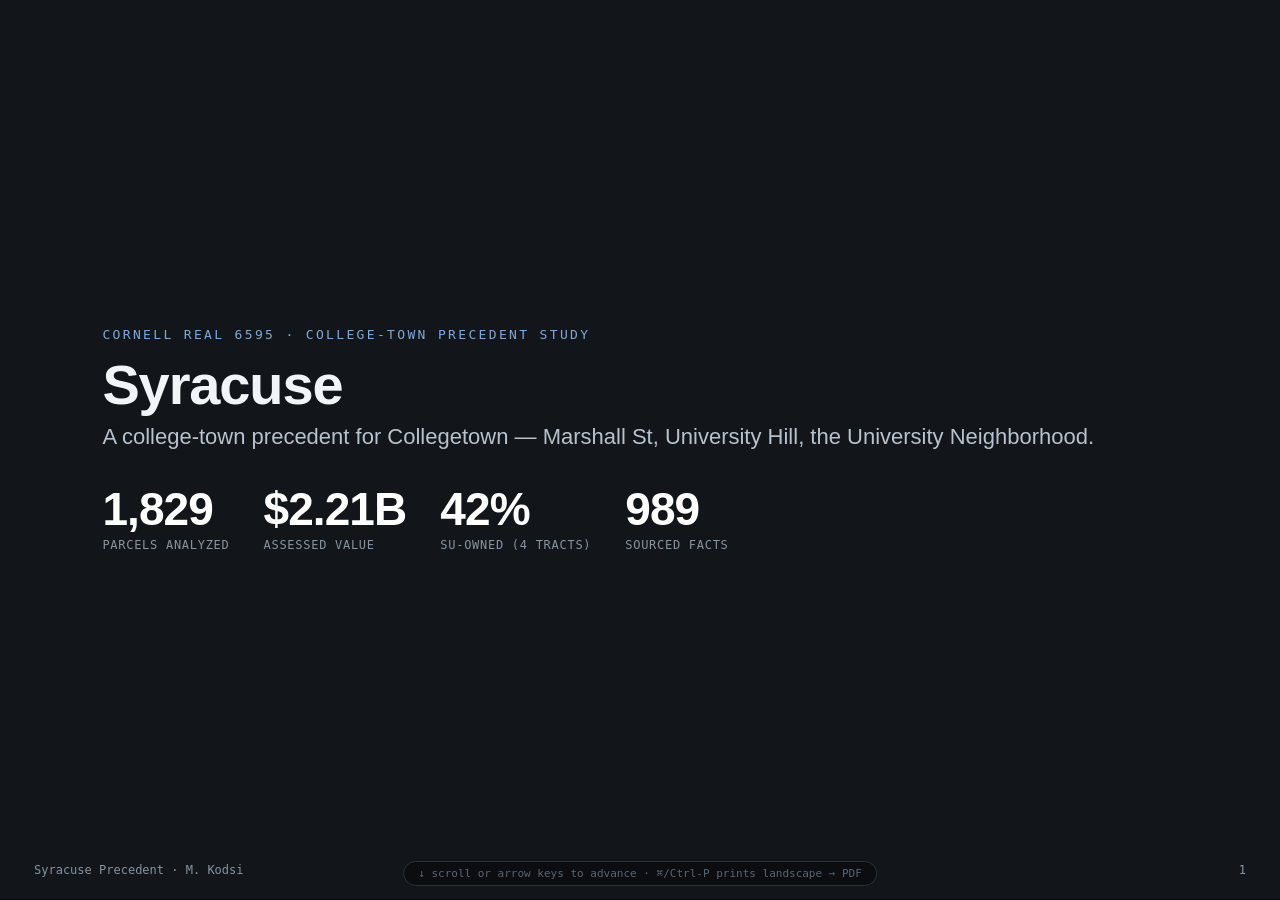
<file: slides.html>
<!doctype html><html lang="en"><head><meta charset="utf-8"><meta name="viewport" content="width=device-width,initial-scale=1"><title>Syracuse Precedent — Presentation</title><style>
:root{--ink:#f2f5f8;--ink2:#b8c2cd;--ink3:#8794a1;--bg:#12151a;--bg2:#1a1f27;--line:#2a313b;
  --accent:#7fa8d9;--accent2:#e08a6a;--v:#5bbd82;--r:#e0aa4f;--e:#8b95a1;
  --serif:"Iowan Old Style",Georgia,serif;--sans:-apple-system,BlinkMacSystemFont,"Segoe UI",Roboto,Helvetica,Arial,sans-serif;--mono:"SF Mono",ui-monospace,Menlo,monospace;}
*{box-sizing:border-box}
body{margin:0;background:#05070a;color:var(--ink);font-family:var(--sans);-webkit-font-smoothing:antialiased}
.deck{scroll-snap-type:y mandatory;overflow-y:auto;height:100vh}
.slide{scroll-snap-align:start;min-height:100vh;width:100%;display:flex;flex-direction:column;justify-content:center;
  padding:6vh 8vw;background:var(--bg);border-bottom:1px solid #05070a;position:relative}
.slide:nth-child(even){background:var(--bg2)}
.eyebrow{font-family:var(--mono);font-size:13px;letter-spacing:.18em;text-transform:uppercase;color:var(--accent);margin-bottom:14px}
h1{font-size:56px;line-height:1.04;letter-spacing:-.02em;margin:0 0 10px}
h2{font-size:38px;line-height:1.1;letter-spacing:-.015em;margin:0 0 18px;max-width:20ch}
.sub{font-size:22px;color:var(--ink2);font-weight:400}
.big{font-size:19px;line-height:1.5;color:var(--ink2);max-width:46ch}
ul.pts{list-style:none;margin:8px 0 0;padding:0}
ul.pts li{font-size:19px;line-height:1.4;padding:9px 0 9px 26px;position:relative;color:var(--ink);border-bottom:1px solid var(--line);max-width:52ch}
ul.pts li::before{content:"";position:absolute;left:0;top:17px;width:9px;height:9px;border-radius:2px;background:var(--accent)}
ul.pts li b{color:#fff}
.stats{display:flex;gap:34px;flex-wrap:wrap;margin:20px 0}
.stat b{font-size:46px;font-weight:800;letter-spacing:-.02em;display:block;line-height:1;color:#fff}
.stat span{font-family:var(--mono);font-size:12px;letter-spacing:.06em;text-transform:uppercase;color:var(--ink3);margin-top:6px;display:block}
.two{display:grid;grid-template-columns:1.05fr .95fr;gap:40px;align-items:center}
figure{margin:0}
figure .chart{width:100%;height:auto;background:#0d1015;border:1px solid var(--line);border-radius:10px;padding:12px}
figure figcaption{font-size:14px;color:var(--ink2);margin-top:8px}
figure .csrc{font-size:11px;color:var(--ink3)}
.chart .gl{stroke:#232a33}.chart .ax{stroke:var(--ink3)}.chart .axl{fill:var(--ink3);font-family:var(--mono);font-size:9px}
.chart .cl{fill:none;stroke-width:2.5}.chart .vl{fill:var(--ink2);font-family:var(--mono);font-size:9px;font-weight:700}
.clegend{display:flex;gap:18px;flex-wrap:wrap;font-size:13px;margin-top:8px;color:var(--ink2)}
.clegend i{width:15px;height:3px;display:inline-block;margin-right:6px;vertical-align:middle}
.infl{font-family:var(--mono);font-size:11px;letter-spacing:.08em;text-transform:uppercase;color:var(--bg);background:var(--accent);border-radius:4px;padding:2px 8px}
.cav{font-size:15px;color:var(--ink2);border-left:3px solid var(--line);padding-left:14px;margin-top:16px;max-width:52ch}
.pg{position:absolute;bottom:22px;right:34px;font-family:var(--mono);font-size:12px;color:var(--ink3)}
.brand{position:absolute;bottom:22px;left:34px;font-family:var(--mono);font-size:12px;color:var(--ink3)}
.tag{font-family:var(--mono);font-size:11px;color:var(--ink3)}
.hint{position:fixed;bottom:14px;left:50%;transform:translateX(-50%);font-family:var(--mono);font-size:11px;color:#5a6672;background:rgba(10,12,16,.8);border:1px solid var(--line);border-radius:20px;padding:5px 14px;z-index:10}
@media print{@page{size:landscape}body{background:#fff}.deck{height:auto;overflow:visible}
  .slide{min-height:auto;height:7.3in;page-break-after:always;border:none}.hint{display:none}}
</style></head><body><div class="deck"><section class="slide"><div class="eyebrow">Cornell REAL 6595 · College-Town Precedent Study</div>
      <h1>Syracuse</h1><div class="sub">A college-town precedent for Collegetown — Marshall St, University Hill, the University Neighborhood.</div>
      <div class="stats" style="margin-top:36px">
        <div class="stat"><b>1,829</b><span>parcels analyzed</span></div>
        <div class="stat"><b>$2.21B</b><span>assessed value</span></div>
        <div class="stat"><b>42%</b><span>SU-owned (4 tracts)</span></div>
        <div class="stat"><b>989</b><span>sourced facts</span></div></div><div class="brand">Syracuse Precedent · M. Kodsi</div><div class="pg">1</div></section><section class="slide"><div class="eyebrow">The study area</div>
      <h2>One university core, three parts, read parcel by parcel</h2>
      <div class="big">The four census tracts around Syracuse University — the Marshall Street commercial spine, the University Hill institutional district, and the residential University Neighborhood — analyzed over the City of Syracuse 2025 Q3 parcel roll and mapped on live satellite imagery.</div>
      <ul class="pts" style="margin-top:18px">
        <li><b>Marshall Street</b> — the commercial Main Street; SU has been buying the frontage.</li>
        <li><b>University Hill</b> — SU, SUNY Upstate, Crouse, the VA; the institutional core west to the I-81 line.</li>
        <li><b>University Neighborhood</b> — the subdivided-house student rental district, ~99% privately owned.</li></ul><div class="brand">Syracuse Precedent · M. Kodsi</div><div class="pg">2</div></section><section class="slide"><div class="eyebrow">Finding 1 · Ownership</div><div class="two">
      <div><h2>Institutional ownership is decisive.</h2><div class="big">Syracuse University owns about 69% of the tight campus core&#x27;s assessed value and roughly 42% across the four study tracts, and is largely property-tax-exempt; the city receives a negotiated SIDA PILOT (~$4.26M, FY2024) rather than tax. About 53% of the citywide property base is exempt.</div></div>
      <div><figure><svg viewBox="0 0 560 162" class="chart" xmlns="http://www.w3.org/2000/svg"><text class="axl" x="112.7" y="24.0" text-anchor="end">Syracuse University</text><rect x="119.7" y="11.0" width="380.3" height="19" rx="2" fill="#26476b"/><text class="axl" x="505.0" y="24.0">42 %</text><text class="axl" x="112.7" y="54.0" text-anchor="end">Private owners</text><rect x="119.7" y="41.0" width="355.1" height="19" rx="2" fill="#c1573b"/><text class="axl" x="479.8" y="54.0">39 %</text><text class="axl" x="112.7" y="84.0" text-anchor="end">Government / public</text><rect x="119.7" y="71.0" width="119.0" height="19" rx="2" fill="#6a4c93"/><text class="axl" x="243.7" y="84.0">13 %</text><text class="axl" x="112.7" y="114.0" text-anchor="end">Hospital / medical</text><rect x="119.7" y="101.0" width="44.2" height="19" rx="2" fill="#2b7a86"/><text class="axl" x="168.9" y="114.0">4.9 %</text><text class="axl" x="112.7" y="144.0" text-anchor="end">Church / nonprofit</text><rect x="119.7" y="131.0" width="2.7" height="19" rx="2" fill="#3f7d5a"/><text class="axl" x="127.4" y="144.0">0.3 %</text></svg><figcaption>Ownership of the four core tracts by assessed value (2025 roll)</figcaption><div class="csrc">Source: City of Syracuse 2025 Q3 parcel roll (core tracts 34, 43.01, 43.02, 44.01).</div></figure></div></div><div class="brand">Syracuse Precedent · M. Kodsi</div><div class="pg">3</div></section><section class="slide"><div class="eyebrow">Finding 2 · Zoning</div>
      <h2>The zoning was rewritten to a form-based code.</h2><div class="big">ReZone (adopted June 2023) replaced Euclidean zoning with form/character-based mixed-use districts, reduced or removed parking minimums in several cases, and set the first mandatory affordability requirement for a large Upstate city (10% for 20–75-unit projects).</div>
      <ul class="pts" style="margin-top:16px">
        <li>Euclidean use-zoning → form/character-based <b>mixed-use (MX)</b> districts (adopted June 2023).</li>
        <li>Parking minimums <b>reduced or removed</b> in several districts and with the affordability set-aside.</li>
        <li><b>First mandatory affordability</b> rule for a large Upstate city — 10% for 20–75-unit projects.</li></ul><div class="brand">Syracuse Precedent · M. Kodsi</div><div class="pg">4</div></section><section class="slide"><div class="eyebrow">Finding 3 · The market</div>
      <h2>The housing market runs on three ownership tiers.</h2>
      <ul class="pts" style="margin-top:8px">
        <li><b>Local landlords</b> — subdivided 1–3-family houses (~47% of core parcels), low owner-occupancy, high code-violation counts.</li>
        <li><b>National capital</b> — a few purpose-built student-housing towers (Landmark, American Campus, BVK/Peak) holding a large share of value.</li>
        <li><b>The university</b> — dorms, ground leases, and a growing hold on the commercial spine.</li></ul><div class="brand">Syracuse Precedent · M. Kodsi</div><div class="pg">5</div></section><section class="slide"><div class="eyebrow">Finding 4 · External shock</div><div class="two">
      <div><h2>An external shock is driving the market.</h2><div class="big">Amid Micron&#x27;s ~$100B fab planned ~20 miles away, county for-sale inventory fell roughly 75–83%, and University Hill is now the most expensive neighborhood in the city (~$2,503/mo).</div></div>
      <div><figure><svg viewBox="0 0 560 250" class="chart" xmlns="http://www.w3.org/2000/svg"><line class="gl" x1="52" y1="216.0" x2="544" y2="216.0"/><text class="axl" x="46" y="219.0" text-anchor="end">0</text><line class="gl" x1="52" y1="149.3" x2="544" y2="149.3"/><text class="axl" x="46" y="152.3" text-anchor="end">988</text><line class="gl" x1="52" y1="82.7" x2="544" y2="82.7"/><text class="axl" x="46" y="85.7" text-anchor="end">2k</text><line class="gl" x1="52" y1="16.0" x2="544" y2="16.0"/><text class="axl" x="46" y="19.0" text-anchor="end">3k</text><line class="ax" x1="52" y1="216" x2="544" y2="216"/><text class="axl" x="52.0" y="231" text-anchor="middle">2016</text><text class="axl" x="150.4" y="231" text-anchor="middle">2018</text><text class="axl" x="298.0" y="231" text-anchor="middle">2021</text><text class="axl" x="445.6" y="231" text-anchor="middle">2024</text><text class="axl" x="544.0" y="231" text-anchor="middle">2026</text><path class="cl" d="M52.0 16.0L101.2 64.5L150.4 78.8L199.6 99.5L248.8 148.1L298.0 156.5L347.2 163.7L396.4 175.4L445.6 171.5L494.8 162.4L544.0 152.2" stroke="#c1573b"/><circle cx="52.0" cy="16.0" r="3" fill="#c1573b"/><circle cx="101.2" cy="64.5" r="3" fill="#c1573b"/><circle cx="150.4" cy="78.8" r="3" fill="#c1573b"/><circle cx="199.6" cy="99.5" r="3" fill="#c1573b"/><circle cx="248.8" cy="148.1" r="3" fill="#c1573b"/><circle cx="298.0" cy="156.5" r="3" fill="#c1573b"/><circle cx="347.2" cy="163.7" r="3" fill="#c1573b"/><circle cx="396.4" cy="175.4" r="3" fill="#c1573b"/><circle cx="445.6" cy="171.5" r="3" fill="#c1573b"/><circle cx="494.8" cy="162.4" r="3" fill="#c1573b"/><circle cx="544.0" cy="152.2" r="3" fill="#c1573b"/><text class="vl" x="55.0" y="9.0" text-anchor="start">3k</text><text class="vl" x="541.0" y="145.2" text-anchor="end">945</text></svg><figcaption>Active for-sale listings, Syracuse metro (July snapshot)</figcaption><div class="csrc">FRED ACTLISCOU45060 - Active Listing Count, Syracuse NY CBSA (Realtor.com); data begin Jul 2016</div></figure></div></div><div class="brand">Syracuse Precedent · M. Kodsi</div><div class="pg">6</div></section><section class="slide"><div class="eyebrow">Finding 5 · Governance</div>
      <h2>Governance is fragmented.</h2><div class="big">There is no single district manager. A thin Crouse-Marshall BID, the University Hill Corporation, the University Neighborhood Preservation Association, and SU&#x27;s community-relations office share the field, split physically by the I-81 town-gown line.</div>
      <ul class="pts" style="margin-top:16px">
        <li>No single district manager with sustained capacity.</li>
        <li>A thin <b>Crouse-Marshall BID</b>, the <b>University Hill Corporation</b>, <b>UNPA</b>, and SU's community-relations office.</li>
        <li>The <b>I-81 viaduct</b> is a near-literal town-gown line — institutions east, high-poverty city west.</li></ul><div class="brand">Syracuse Precedent · M. Kodsi</div><div class="pg">7</div></section><section class="slide"><div class="eyebrow">Context · Section 3</div><div class="two">
      <div><h2>A flat-enrollment university in a shrinking city</h2>
      <div class="big">SU enrollment has held near 22,000 for a decade while the City of Syracuse has declined from its 1950 peak. The university-and-hospital economy is the region's anchor.</div></div>
      <div><figure><svg viewBox="0 0 560 250" class="chart" xmlns="http://www.w3.org/2000/svg"><line class="gl" x1="52" y1="216.0" x2="544" y2="216.0"/><text class="axl" x="46" y="219.0" text-anchor="end">0</text><line class="gl" x1="52" y1="149.3" x2="544" y2="149.3"/><text class="axl" x="46" y="152.3" text-anchor="end">10k</text><line class="gl" x1="52" y1="82.7" x2="544" y2="82.7"/><text class="axl" x="46" y="85.7" text-anchor="end">20k</text><line class="gl" x1="52" y1="16.0" x2="544" y2="16.0"/><text class="axl" x="46" y="19.0" text-anchor="end">30k</text><line class="ax" x1="52" y1="216" x2="544" y2="216"/><text class="axl" x="52.0" y="231" text-anchor="middle">2015</text><text class="axl" x="161.3" y="231" text-anchor="middle">2017</text><text class="axl" x="270.7" y="231" text-anchor="middle">2019</text><text class="axl" x="434.7" y="231" text-anchor="middle">2022</text><text class="axl" x="544.0" y="231" text-anchor="middle">2024</text><path class="cl" d="M52.0 70.2L106.7 69.0L161.3 65.6L216.0 63.4L270.7 63.1L325.3 73.3L380.0 70.3L434.7 64.1L489.3 62.5L544.0 64.9" stroke="#26476b"/><circle cx="52.0" cy="70.2" r="3" fill="#26476b"/><circle cx="106.7" cy="69.0" r="3" fill="#26476b"/><circle cx="161.3" cy="65.6" r="3" fill="#26476b"/><circle cx="216.0" cy="63.4" r="3" fill="#26476b"/><circle cx="270.7" cy="63.1" r="3" fill="#26476b"/><circle cx="325.3" cy="73.3" r="3" fill="#26476b"/><circle cx="380.0" cy="70.3" r="3" fill="#26476b"/><circle cx="434.7" cy="64.1" r="3" fill="#26476b"/><circle cx="489.3" cy="62.5" r="3" fill="#26476b"/><circle cx="544.0" cy="64.9" r="3" fill="#26476b"/><path class="cl" d="M52.0 26.0L161.3 22.6L216.0 18.2L270.7 16.0L325.3 30.7L380.0 29.3L434.7 20.6L489.3 21.0L544.0 62.6" stroke="#c1573b"/><circle cx="52.0" cy="26.0" r="3" fill="#c1573b"/><circle cx="161.3" cy="22.6" r="3" fill="#c1573b"/><circle cx="216.0" cy="18.2" r="3" fill="#c1573b"/><circle cx="270.7" cy="16.0" r="3" fill="#c1573b"/><circle cx="325.3" cy="30.7" r="3" fill="#c1573b"/><circle cx="380.0" cy="29.3" r="3" fill="#c1573b"/><circle cx="434.7" cy="20.6" r="3" fill="#c1573b"/><circle cx="489.3" cy="21.0" r="3" fill="#c1573b"/><circle cx="544.0" cy="62.6" r="3" fill="#c1573b"/></svg><div class='clegend'><span><i style='background:#26476b'></i>SU (IPEDS)</span><span><i style='background:#c1573b'></i>SU total (NYSED)</span></div><figcaption>Syracuse University enrollment, ~flat near 22,000 for a decade</figcaption><div class="csrc">Sources: IPEDS; NYSED.</div></figure></div></div><div class="brand">Syracuse Precedent · M. Kodsi</div><div class="pg">8</div></section><section class="slide"><div class="eyebrow">Synthesis · The university's plan</div>
      <h2>How Syracuse University planned the district — and what changed</h2>
      <div class="big">Its own master plan is a statement of intent. The 2017 Campus Framework set the strategy; the 2023 Refresh audited it and, in places, reversed it.</div>
      <ul class="pts" style="margin-top:16px">
        <li><b>Planned · 2017</b> — relocate South Campus underclass housing to Main; build a “Campus-City Community” along University Avenue.</li>
        <li><b>Built · 2019–2024</b> — Milton Hall, Orange Hall, and 20+ projects delivered; two more halls announced (700 Ostrom; Comstock/Waverly).</li>
        <li><b>Revised · 2023</b> — keep and reinvest in South Campus, rely on private housing near Main, and shelve the University Avenue concept.</li></ul><div class="brand">Syracuse Precedent · M. Kodsi</div><div class="pg">9</div></section><section class="slide"><div class="eyebrow">Synthesis · Precedent</div>
      <h1 style="font-size:46px">Implications for Collegetown</h1>
      <div class="big" style="margin-top:10px">Eight inferences drawn from the Syracuse evidence. Each is marked as an inference — a precedent-based hypothesis to test against Collegetown's own conditions, not a fact about Collegetown.</div><div class="brand">Syracuse Precedent · M. Kodsi</div><div class="pg">10</div></section><section class="slide"><div class="eyebrow"><span class="infl">Inference</span> &nbsp; Zoning &amp; code · §2</div>
          <h2>A form-based code rewrite is the main lever on density and affordability</h2>
          <div class="big">The zoning code sets the district&#x27;s built form. Syracuse shows a city can replace Euclidean zoning with a form-based mixed-use system that permits mid-rise by-right and carries a mandatory inclusionary requirement. A code rewrite, rather than project-by-project variances, is therefore the main tool available for changing both density and affordability.</div>
          <div class="cav"><b>Where it holds / breaks:</b> Collegetown is governed by the City of Ithaca&#x27;s code, not Syracuse&#x27;s. The transferable lesson is the mechanism (form-based + inclusionary), not the specific district parameters, which reflect Syracuse&#x27;s market and politics.</div><div class="brand">Syracuse Precedent · M. Kodsi</div><div class="pg">11</div></section><section class="slide"><div class="eyebrow"><span class="infl">Inference</span> &nbsp; Institutional ownership · §7</div>
          <h2>A dominant tax-exempt university reshapes the municipal tax base</h2>
          <div class="big">Where one university owns most of the core&#x27;s assessed value, the municipal tax base is correspondingly narrow, the city relies on a negotiated PILOT or voluntary payment rather than property tax, and the exemption becomes a standing fiscal grievance. Expect the same dynamics around Cornell&#x27;s footprint in Collegetown.</div>
          <div class="cav"><b>Where it holds / breaks:</b> The 69% figure is boundary-dependent (42%–70.9% depending on how the core is drawn). Cornell/Ithaca&#x27;s exemption share and any PILOT arrangements differ and must be checked directly — this identifies the pattern to test, not Collegetown&#x27;s numbers.</div><div class="brand">Syracuse Precedent · M. Kodsi</div><div class="pg">12</div></section><section class="slide"><div class="eyebrow"><span class="infl">Inference</span> &nbsp; Real estate &amp; capital · §7</div>
          <h2>National capital enters a tight market and concentrates value in a few towers</h2>
          <div class="big">Once a college-town rental market tightens, out-of-state purpose-built student housing (PBSH) capital moves in. A handful of towers end up holding a disproportionate share of value and reset the rent structure onto a per-bed basis.</div>
          <div class="cav"><b>Where it holds / breaks:</b> This is a market-stage observation. Whether Collegetown is at the same point depends on its current development pipeline and remaining land — a tightening market is the precondition, not a guarantee.</div><div class="brand">Syracuse Precedent · M. Kodsi</div><div class="pg">13</div></section><section class="slide"><div class="eyebrow"><span class="infl">Inference</span> &nbsp; Real estate &amp; housing · §7</div>
          <h2>The house stock consolidates into a low-owner-occupancy, code-violation-heavy submarket</h2>
          <div class="big">The 1–3-family houses around a campus tend to consolidate under a few landlords, fall to low owner-occupancy, and carry high code-violation counts. This is a common condition of student-neighborhood housing, not specific to Syracuse.</div>
          <div class="cav"><b>Where it holds / breaks:</b> Owner-occupancy here is a mailing-address proxy, and violation counts reflect enforcement activity as well as conditions. Collegetown&#x27;s exact figures need its own parcel roll and code data, but the direction is well-established.</div><div class="brand">Syracuse Precedent · M. Kodsi</div><div class="pg">14</div></section><section class="slide"><div class="eyebrow"><span class="infl">Inference</span> &nbsp; Regional economy · §10</div>
          <h2>A regional demand shock can overwhelm the college-town market</h2>
          <div class="big">A college town&#x27;s housing market is not insulated from its region. A nearby megaproject can create demand that exceeds student demand and pushes up rents across the area.</div>
          <div class="cav"><b>Where it holds / breaks:</b> Co-movement is not proof of causation, and Ithaca has no equivalent megaproject on the horizon. The transferable point is a college town&#x27;s exposure to regional demand, not Micron specifically.</div><div class="brand">Syracuse Precedent · M. Kodsi</div><div class="pg">15</div></section><section class="slide"><div class="eyebrow"><span class="infl">Inference</span> &nbsp; Governance &amp; retail · §4</div>
          <h2>The university may vertically integrate its commercial Main Street</h2>
          <div class="big">A university with the balance sheet to do so may buy up its commercial Main Street, shifting control of college-town retail from independent merchants to the institution.</div>
          <div class="cav"><b>Where it holds / breaks:</b> This is an active, incomplete process. How much SU ends up owning, and to what use, is not yet known — watch it as an unfolding pattern rather than a settled outcome.</div><div class="brand">Syracuse Precedent · M. Kodsi</div><div class="pg">16</div></section><section class="slide"><div class="eyebrow"><span class="infl">Inference</span> &nbsp; University policy · §7</div>
          <h2>University housing policy sets the off-campus market&#x27;s timing and volume</h2>
          <div class="big">A residency requirement directly controls off-campus demand. Requiring underclassmen to live on campus concentrates that demand into the upper years, which sets how much and when the private market absorbs.</div>
          <div class="cav"><b>Where it holds / breaks:</b> Cornell&#x27;s own residency rules (e.g., the North Campus requirement) differ. The mechanism transfers — policy sets the demand curve — but the specific timing and split do not.</div><div class="brand">Syracuse Precedent · M. Kodsi</div><div class="pg">17</div></section><section class="slide"><div class="eyebrow"><span class="infl">Inference</span> &nbsp; Governance &amp; boundaries · §4</div>
          <h2>Governance is layered, and a hard town-gown edge can be physical</h2>
          <div class="big">College-town governance is rarely one body. Expect a small BID, a residents&#x27; preservation association, the university&#x27;s community-relations office, and city planning to divide responsibility — and a physical barrier can turn the town-gown boundary into a literal one.</div>
          <div class="cav"><b>Where it holds / breaks:</b> Collegetown&#x27;s specific governance actors and any physical edges are its own. This names the categories to look for — district manager, residents&#x27; org, university liaison, hard boundary — not the specific bodies.</div><div class="brand">Syracuse Precedent · M. Kodsi</div><div class="pg">18</div></section><section class="slide"><div class="eyebrow">Explore the evidence</div>
      <h2>The full reference tool accompanies this deck</h2>
      <div class="big">An interactive map (satellite + parcels, every public-record field per parcel), all 40 data series with comparison charts, a dated timeline, and every one of the 989 facts — tagged, sourced, and searchable.</div>
      <div class="stats" style="margin-top:30px">
        <div class="stat"><b>54</b><span>primary sources</span></div>
        <div class="stat"><b>43</b><span>guiding questions answered</span></div>
        <div class="stat"><b>44</b><span>audit corrections</span></div></div><div class="brand">Syracuse Precedent · M. Kodsi</div><div class="pg">19</div></section></div><div class="hint">↓ scroll or arrow keys to advance · ⌘/Ctrl-P prints landscape → PDF</div><script>
    const slides=[...document.querySelectorAll('.slide')];let i=0;
    function go(n){i=Math.max(0,Math.min(slides.length-1,n));slides[i].scrollIntoView({behavior:'smooth'});}
    addEventListener('keydown',e=>{if(['ArrowDown','ArrowRight','PageDown',' '].includes(e.key)){e.preventDefault();go(i+1);}
      else if(['ArrowUp','ArrowLeft','PageUp'].includes(e.key)){e.preventDefault();go(i-1);}
      else if(e.key==='Home')go(0);else if(e.key==='End')go(slides.length-1);});
    const deck=document.querySelector('.deck');
    deck.addEventListener('scroll',()=>{i=Math.round(deck.scrollTop/innerHeight);},{passive:true});
    </script></body></html>
</file>
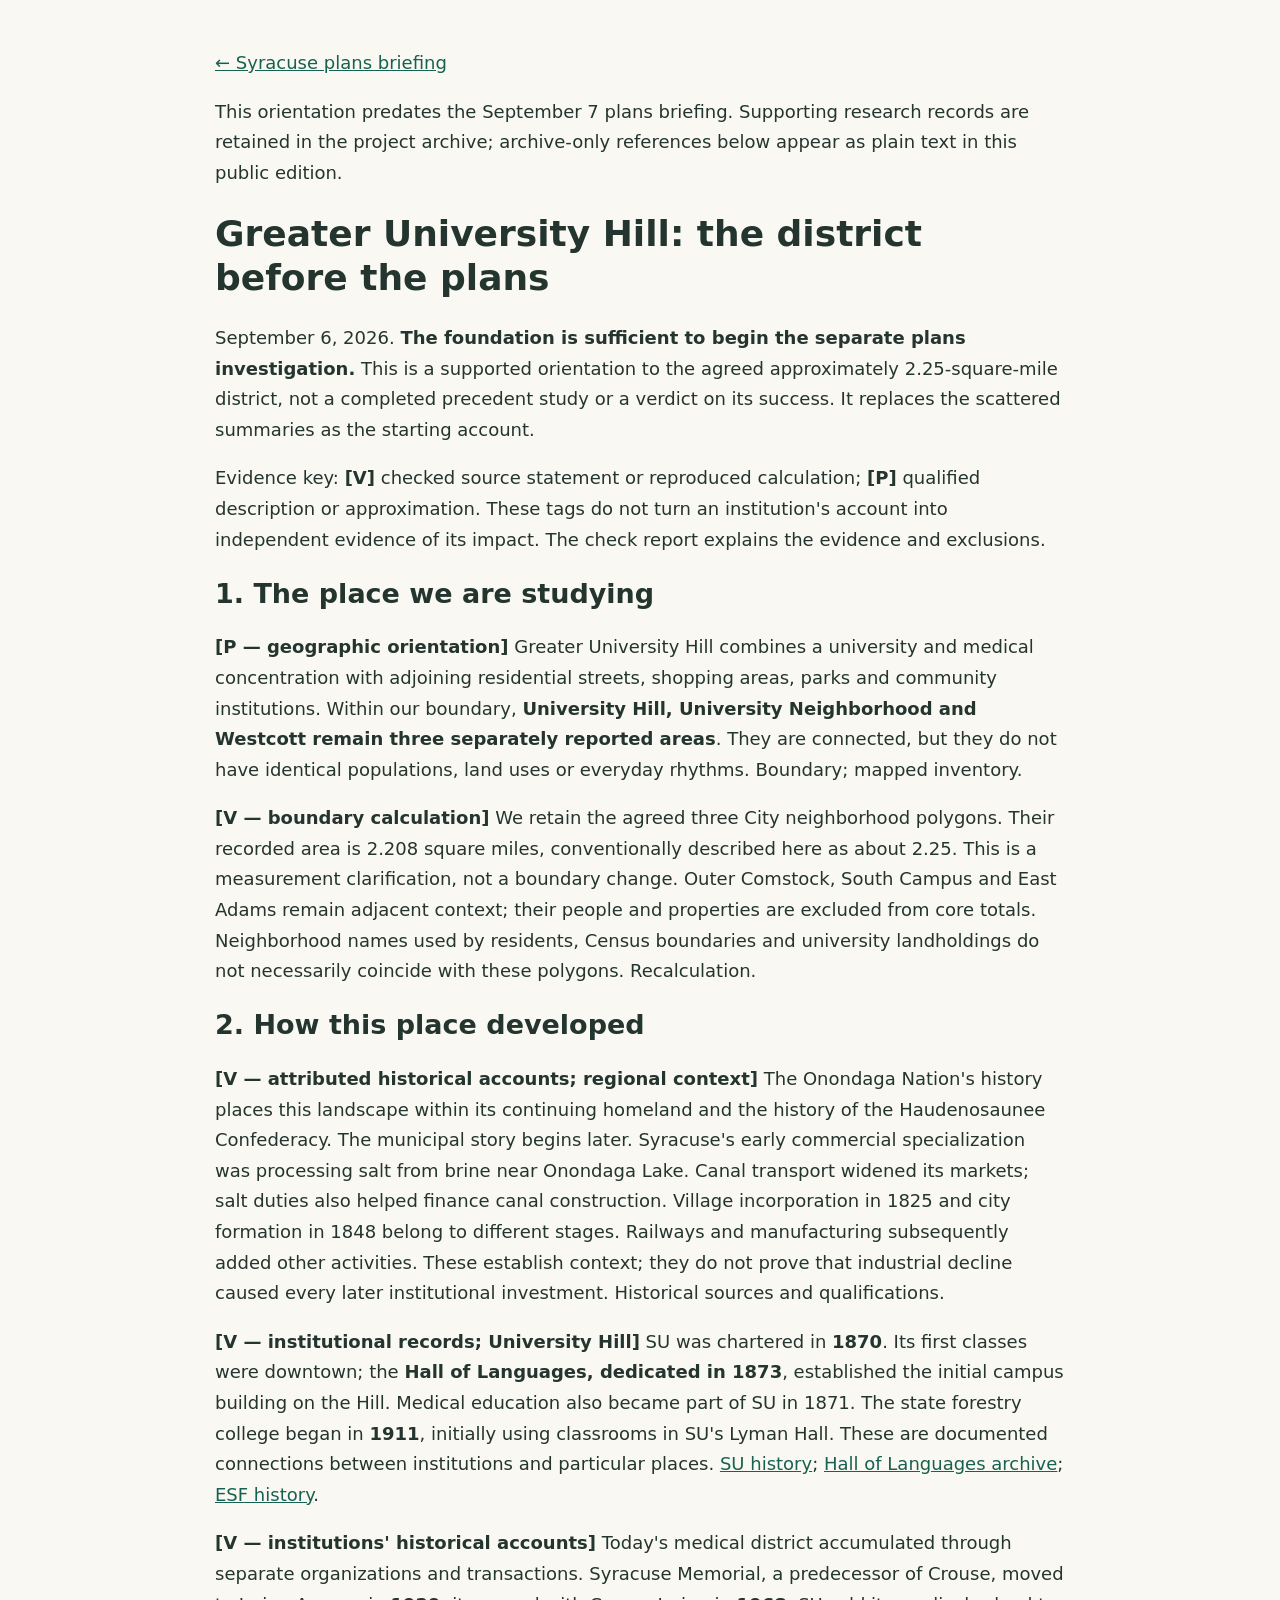
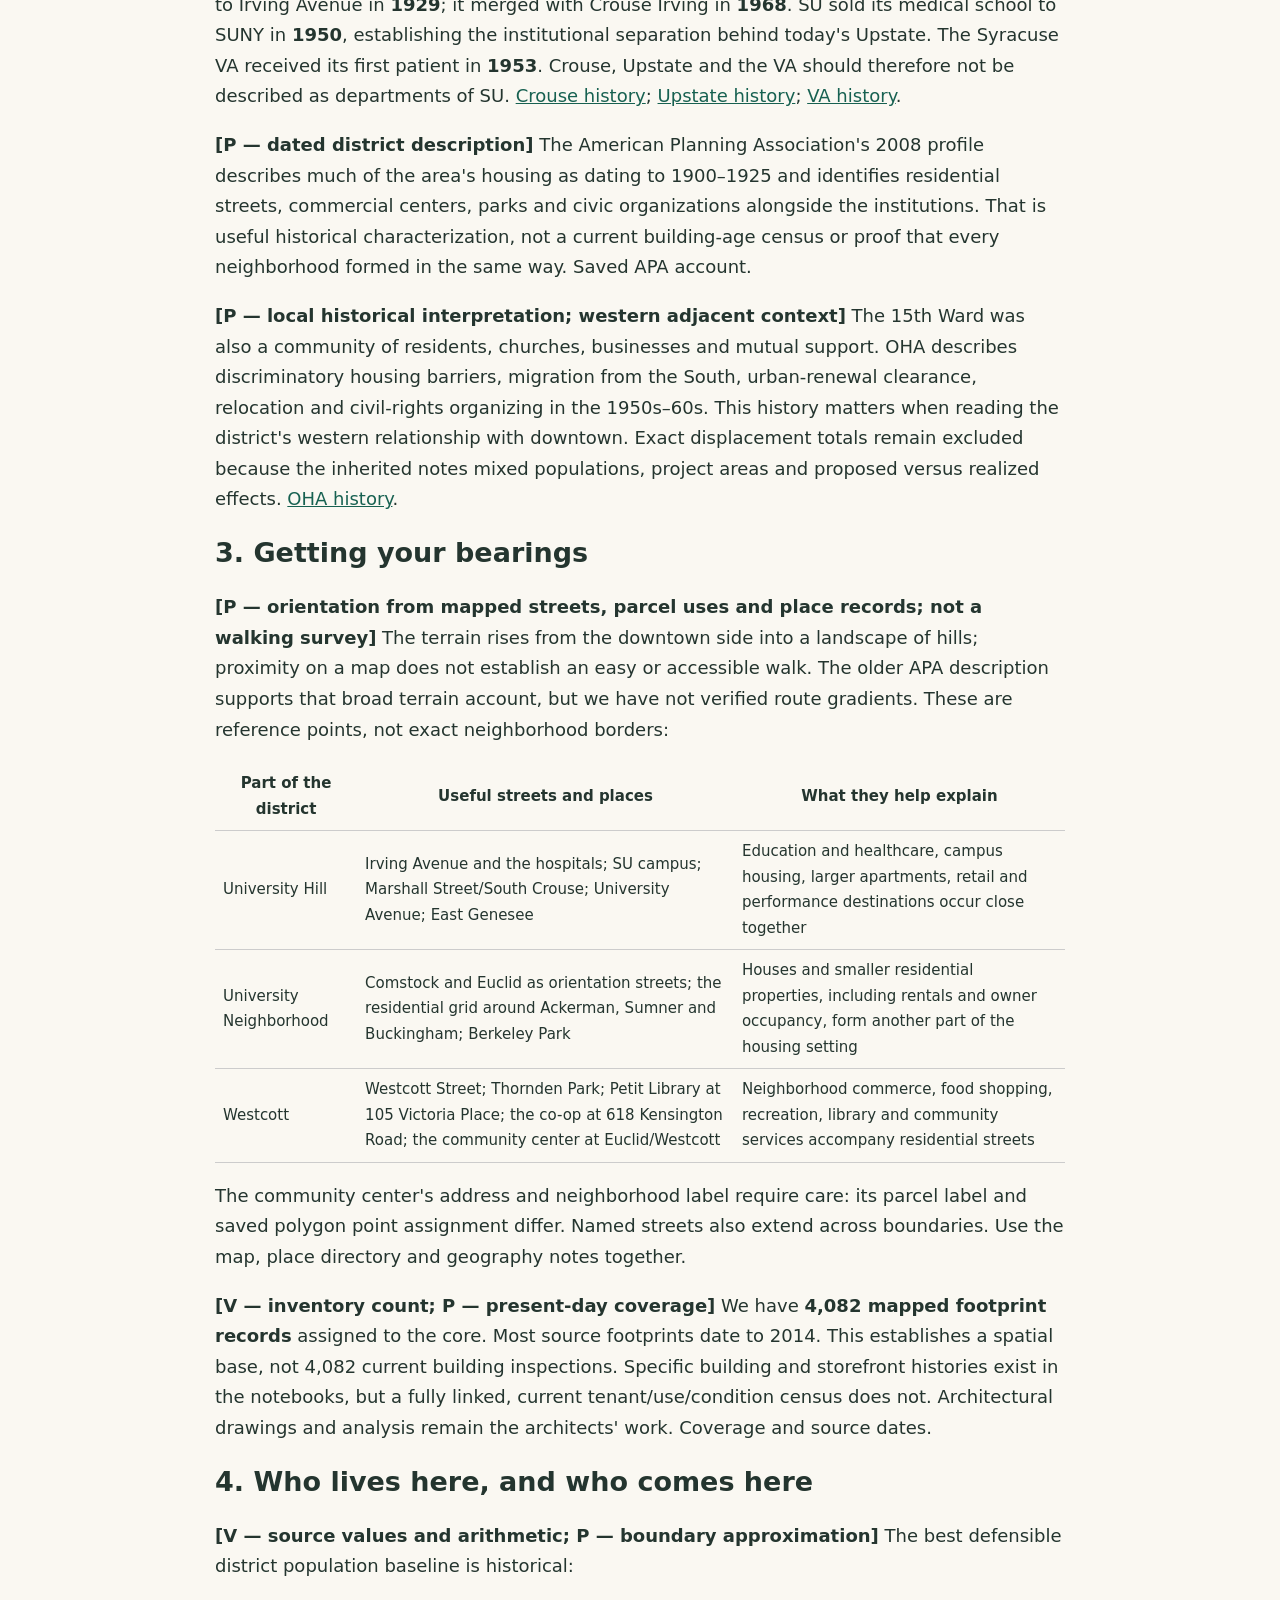
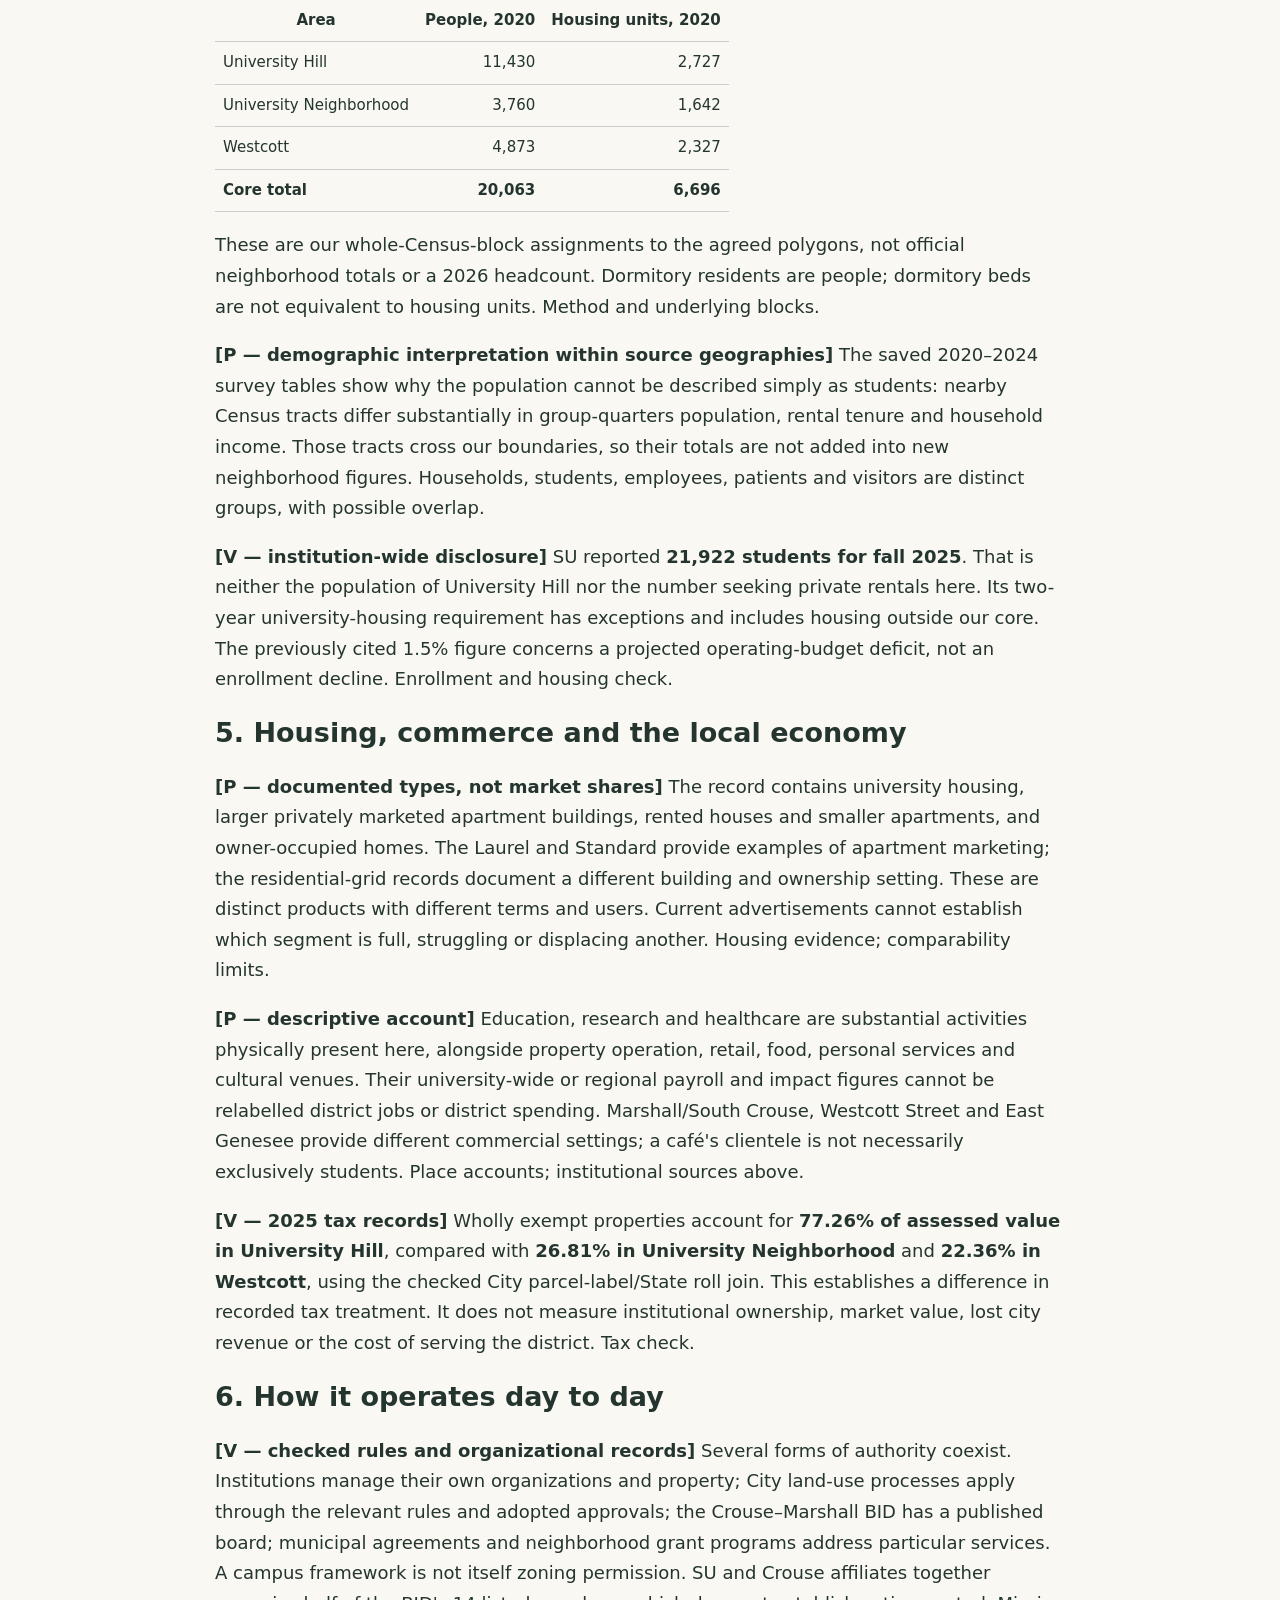
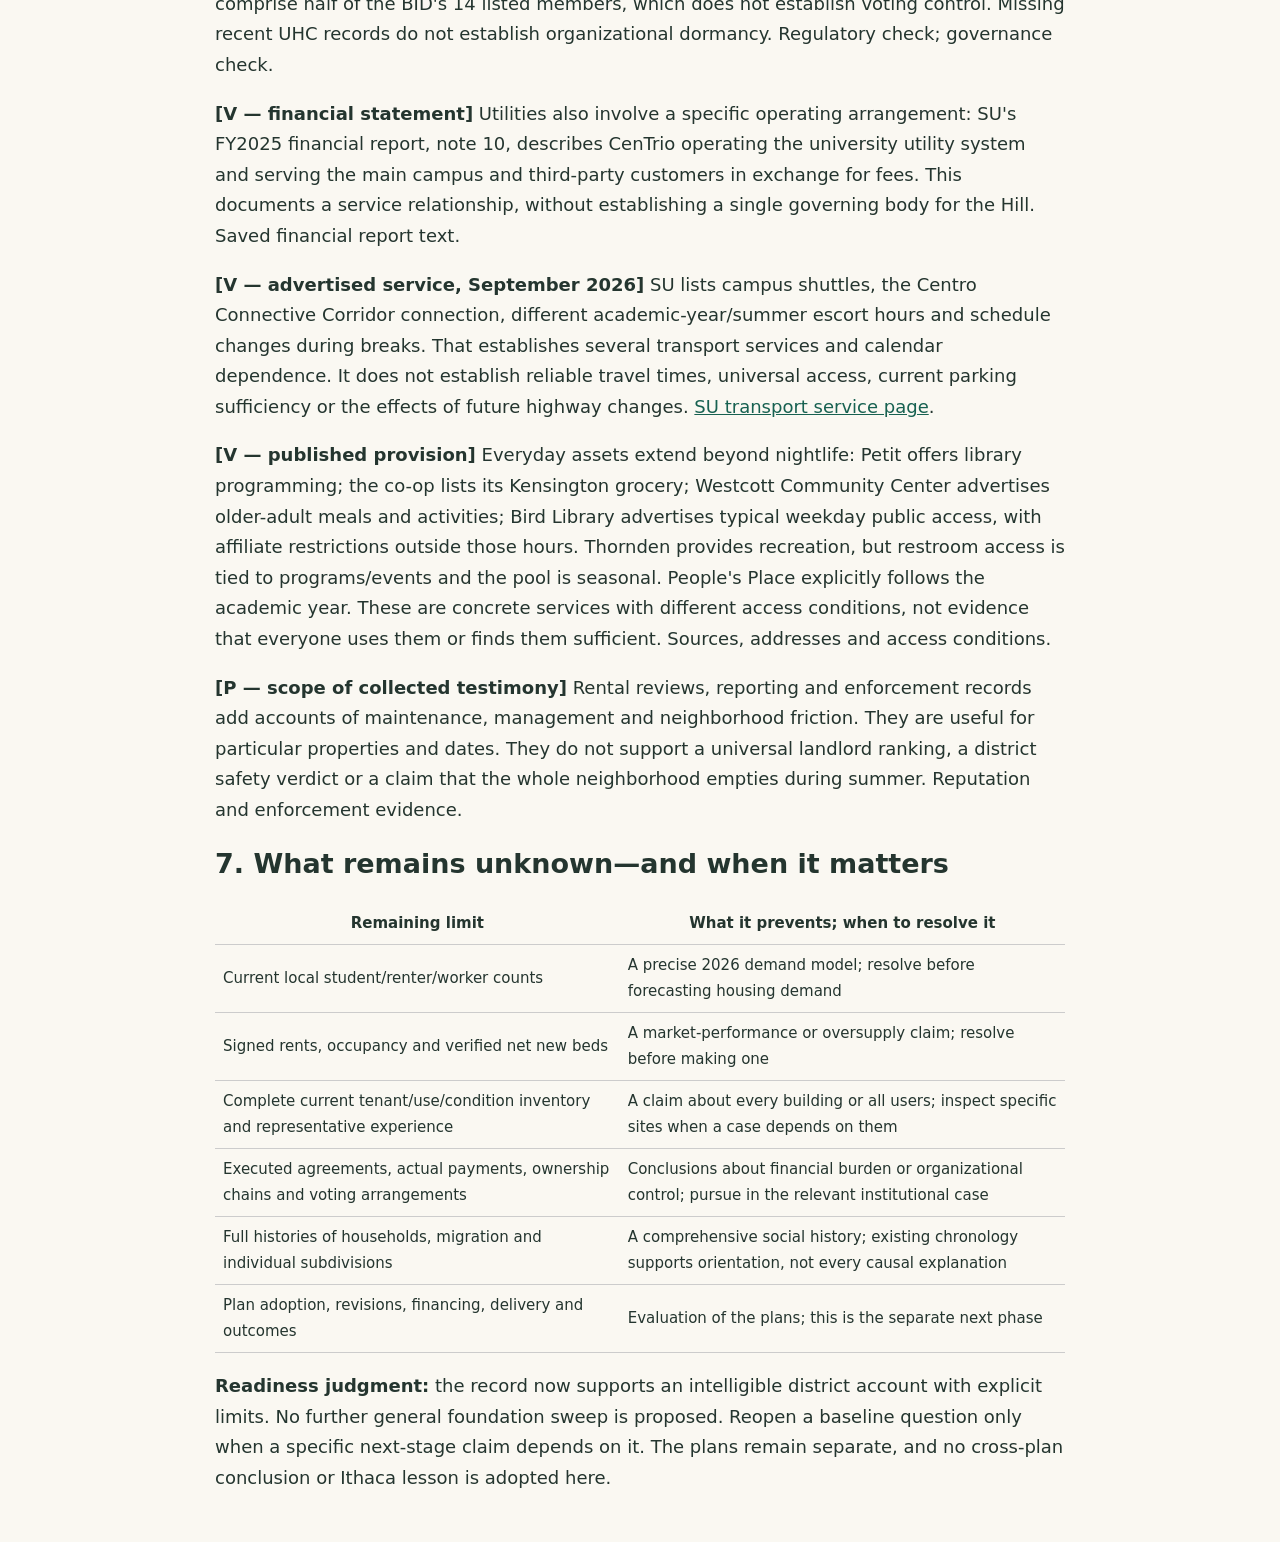
<file: briefing/district.html>
<!doctype html><html lang="en"><meta charset="utf-8"><meta name="viewport" content="width=device-width,initial-scale=1"><title>University Hill: district orientation</title><style>body{max-width:850px;margin:3rem auto;padding:0 1.3rem;font:18px/1.7 system-ui;color:#24352f;background:#faf8f2}a{color:#176151;overflow-wrap:anywhere}h1,h2{line-height:1.2}section{margin:3rem 0}table{border-collapse:collapse;font-size:15px}td,th{padding:8px;border-bottom:1px solid #ccc}img{max-width:100%}</style><body><a href="./">← Syracuse plans briefing</a><p>This orientation predates the September 7 plans briefing. Supporting research records are retained in the project archive; archive-only references below appear as plain text in this public edition.</p><h1>Greater University Hill: the district before the plans</h1>
<p>September 6, 2026. <strong>The foundation is sufficient to begin the separate plans investigation.</strong> This is a supported orientation to the agreed approximately 2.25-square-mile district, not a completed precedent study or a verdict on its success. It replaces the scattered summaries as the starting account.</p>
<p>Evidence key: <strong>[V]</strong> checked source statement or reproduced calculation; <strong>[P]</strong> qualified description or approximation. These tags do not turn an institution&#39;s account into independent evidence of its impact. The check report explains the evidence and exclusions.</p>
<h2>1. The place we are studying</h2>
<p><strong>[P — geographic orientation]</strong> Greater University Hill combines a university and medical concentration with adjoining residential streets, shopping areas, parks and community institutions. Within our boundary, <strong>University Hill, University Neighborhood and Westcott remain three separately reported areas</strong>. They are connected, but they do not have identical populations, land uses or everyday rhythms. Boundary; mapped inventory.</p>
<p><strong>[V — boundary calculation]</strong> We retain the agreed three City neighborhood polygons. Their recorded area is 2.208 square miles, conventionally described here as about 2.25. This is a measurement clarification, not a boundary change. Outer Comstock, South Campus and East Adams remain adjacent context; their people and properties are excluded from core totals. Neighborhood names used by residents, Census boundaries and university landholdings do not necessarily coincide with these polygons. Recalculation.</p>
<h2>2. How this place developed</h2>
<p><strong>[V — attributed historical accounts; regional context]</strong> The Onondaga Nation&#39;s history places this landscape within its continuing homeland and the history of the Haudenosaunee Confederacy. The municipal story begins later. Syracuse&#39;s early commercial specialization was processing salt from brine near Onondaga Lake. Canal transport widened its markets; salt duties also helped finance canal construction. Village incorporation in 1825 and city formation in 1848 belong to different stages. Railways and manufacturing subsequently added other activities. These establish context; they do not prove that industrial decline caused every later institutional investment. Historical sources and qualifications.</p>
<p><strong>[V — institutional records; University Hill]</strong> SU was chartered in <strong>1870</strong>. Its first classes were downtown; the <strong>Hall of Languages, dedicated in 1873</strong>, established the initial campus building on the Hill. Medical education also became part of SU in 1871. The state forestry college began in <strong>1911</strong>, initially using classrooms in SU&#39;s Lyman Hall. These are documented connections between institutions and particular places. <a href="https://academicaffairs.syracuse.edu/faculty/policies-and-procedures/faculty-manual/1-2-history/">SU history</a>; <a href="https://library.syracuse.edu/special-collections-research-center/university-archives/buildings/hall-of-languages/">Hall of Languages archive</a>; <a href="https://www.esf.edu/about/history.php">ESF history</a>.</p>
<p><strong>[V — institutions&#39; historical accounts]</strong> Today&#39;s medical district accumulated through separate organizations and transactions. Syracuse Memorial, a predecessor of Crouse, moved to Irving Avenue in <strong>1929</strong>; it merged with Crouse Irving in <strong>1968</strong>. SU sold its medical school to SUNY in <strong>1950</strong>, establishing the institutional separation behind today&#39;s Upstate. The Syracuse VA received its first patient in <strong>1953</strong>. Crouse, Upstate and the VA should therefore not be described as departments of SU. <a href="https://www.crouse.org/about/inside-crouse/story/">Crouse history</a>; <a href="https://www.upstate.edu/com/about/history.php">Upstate history</a>; <a href="https://www.va.gov/syracuse-health-care/about-us/history/">VA history</a>.</p>
<p><strong>[P — dated district description]</strong> The American Planning Association&#39;s 2008 profile describes much of the area&#39;s housing as dating to 1900–1925 and identifies residential streets, commercial centers, parks and civic organizations alongside the institutions. That is useful historical characterization, not a current building-age census or proof that every neighborhood formed in the same way. Saved APA account.</p>
<p><strong>[P — local historical interpretation; western adjacent context]</strong> The 15th Ward was also a community of residents, churches, businesses and mutual support. OHA describes discriminatory housing barriers, migration from the South, urban-renewal clearance, relocation and civil-rights organizing in the 1950s–60s. This history matters when reading the district&#39;s western relationship with downtown. Exact displacement totals remain excluded because the inherited notes mixed populations, project areas and proposed versus realized effects. <a href="https://www.cnyhistory.org/2018/02/15th-ward/">OHA history</a>.</p>
<h2>3. Getting your bearings</h2>
<p><strong>[P — orientation from mapped streets, parcel uses and place records; not a walking survey]</strong> The terrain rises from the downtown side into a landscape of hills; proximity on a map does not establish an easy or accessible walk. The older APA description supports that broad terrain account, but we have not verified route gradients. These are reference points, not exact neighborhood borders:</p>
<table>
<thead>
<tr>
<th>Part of the district</th>
<th>Useful streets and places</th>
<th>What they help explain</th>
</tr>
</thead>
<tbody><tr>
<td>University Hill</td>
<td>Irving Avenue and the hospitals; SU campus; Marshall Street/South Crouse; University Avenue; East Genesee</td>
<td>Education and healthcare, campus housing, larger apartments, retail and performance destinations occur close together</td>
</tr>
<tr>
<td>University Neighborhood</td>
<td>Comstock and Euclid as orientation streets; the residential grid around Ackerman, Sumner and Buckingham; Berkeley Park</td>
<td>Houses and smaller residential properties, including rentals and owner occupancy, form another part of the housing setting</td>
</tr>
<tr>
<td>Westcott</td>
<td>Westcott Street; Thornden Park; Petit Library at 105 Victoria Place; the co-op at 618 Kensington Road; the community center at Euclid/Westcott</td>
<td>Neighborhood commerce, food shopping, recreation, library and community services accompany residential streets</td>
</tr>
</tbody></table>
<p>The community center&#39;s address and neighborhood label require care: its parcel label and saved polygon point assignment differ. Named streets also extend across boundaries. Use the map, place directory and geography notes together.</p>
<p><strong>[V — inventory count; P — present-day coverage]</strong> We have <strong>4,082 mapped footprint records</strong> assigned to the core. Most source footprints date to 2014. This establishes a spatial base, not 4,082 current building inspections. Specific building and storefront histories exist in the notebooks, but a fully linked, current tenant/use/condition census does not. Architectural drawings and analysis remain the architects&#39; work. Coverage and source dates.</p>
<h2>4. Who lives here, and who comes here</h2>
<p><strong>[V — source values and arithmetic; P — boundary approximation]</strong> The best defensible district population baseline is historical:</p>
<table>
<thead>
<tr>
<th>Area</th>
<th align="right">People, 2020</th>
<th align="right">Housing units, 2020</th>
</tr>
</thead>
<tbody><tr>
<td>University Hill</td>
<td align="right">11,430</td>
<td align="right">2,727</td>
</tr>
<tr>
<td>University Neighborhood</td>
<td align="right">3,760</td>
<td align="right">1,642</td>
</tr>
<tr>
<td>Westcott</td>
<td align="right">4,873</td>
<td align="right">2,327</td>
</tr>
<tr>
<td><strong>Core total</strong></td>
<td align="right"><strong>20,063</strong></td>
<td align="right"><strong>6,696</strong></td>
</tr>
</tbody></table>
<p>These are our whole-Census-block assignments to the agreed polygons, not official neighborhood totals or a 2026 headcount. Dormitory residents are people; dormitory beds are not equivalent to housing units. Method and underlying blocks.</p>
<p><strong>[P — demographic interpretation within source geographies]</strong> The saved 2020–2024 survey tables show why the population cannot be described simply as students: nearby Census tracts differ substantially in group-quarters population, rental tenure and household income. Those tracts cross our boundaries, so their totals are not added into new neighborhood figures. Households, students, employees, patients and visitors are distinct groups, with possible overlap.</p>
<p><strong>[V — institution-wide disclosure]</strong> SU reported <strong>21,922 students for fall 2025</strong>. That is neither the population of University Hill nor the number seeking private rentals here. Its two-year university-housing requirement has exceptions and includes housing outside our core. The previously cited 1.5% figure concerns a projected operating-budget deficit, not an enrollment decline. Enrollment and housing check.</p>
<h2>5. Housing, commerce and the local economy</h2>
<p><strong>[P — documented types, not market shares]</strong> The record contains university housing, larger privately marketed apartment buildings, rented houses and smaller apartments, and owner-occupied homes. The Laurel and Standard provide examples of apartment marketing; the residential-grid records document a different building and ownership setting. These are distinct products with different terms and users. Current advertisements cannot establish which segment is full, struggling or displacing another. Housing evidence; comparability limits.</p>
<p><strong>[P — descriptive account]</strong> Education, research and healthcare are substantial activities physically present here, alongside property operation, retail, food, personal services and cultural venues. Their university-wide or regional payroll and impact figures cannot be relabelled district jobs or district spending. Marshall/South Crouse, Westcott Street and East Genesee provide different commercial settings; a café&#39;s clientele is not necessarily exclusively students. Place accounts; institutional sources above.</p>
<p><strong>[V — 2025 tax records]</strong> Wholly exempt properties account for <strong>77.26% of assessed value in University Hill</strong>, compared with <strong>26.81% in University Neighborhood</strong> and <strong>22.36% in Westcott</strong>, using the checked City parcel-label/State roll join. This establishes a difference in recorded tax treatment. It does not measure institutional ownership, market value, lost city revenue or the cost of serving the district. Tax check.</p>
<h2>6. How it operates day to day</h2>
<p><strong>[V — checked rules and organizational records]</strong> Several forms of authority coexist. Institutions manage their own organizations and property; City land-use processes apply through the relevant rules and adopted approvals; the Crouse–Marshall BID has a published board; municipal agreements and neighborhood grant programs address particular services. A campus framework is not itself zoning permission. SU and Crouse affiliates together comprise half of the BID&#39;s 14 listed members, which does not establish voting control. Missing recent UHC records do not establish organizational dormancy. Regulatory check; governance check.</p>
<p><strong>[V — financial statement]</strong> Utilities also involve a specific operating arrangement: SU&#39;s FY2025 financial report, note 10, describes CenTrio operating the university utility system and serving the main campus and third-party customers in exchange for fees. This documents a service relationship, without establishing a single governing body for the Hill. Saved financial report text.</p>
<p><strong>[V — advertised service, September 2026]</strong> SU lists campus shuttles, the Centro Connective Corridor connection, different academic-year/summer escort hours and schedule changes during breaks. That establishes several transport services and calendar dependence. It does not establish reliable travel times, universal access, current parking sufficiency or the effects of future highway changes. <a href="https://parking.syr.edu/transportation/shuttle-information/">SU transport service page</a>.</p>
<p><strong>[V — published provision]</strong> Everyday assets extend beyond nightlife: Petit offers library programming; the co-op lists its Kensington grocery; Westcott Community Center advertises older-adult meals and activities; Bird Library advertises typical weekday public access, with affiliate restrictions outside those hours. Thornden provides recreation, but restroom access is tied to programs/events and the pool is seasonal. People&#39;s Place explicitly follows the academic year. These are concrete services with different access conditions, not evidence that everyone uses them or finds them sufficient. Sources, addresses and access conditions.</p>
<p><strong>[P — scope of collected testimony]</strong> Rental reviews, reporting and enforcement records add accounts of maintenance, management and neighborhood friction. They are useful for particular properties and dates. They do not support a universal landlord ranking, a district safety verdict or a claim that the whole neighborhood empties during summer. Reputation and enforcement evidence.</p>
<h2>7. What remains unknown—and when it matters</h2>
<table>
<thead>
<tr>
<th>Remaining limit</th>
<th>What it prevents; when to resolve it</th>
</tr>
</thead>
<tbody><tr>
<td>Current local student/renter/worker counts</td>
<td>A precise 2026 demand model; resolve before forecasting housing demand</td>
</tr>
<tr>
<td>Signed rents, occupancy and verified net new beds</td>
<td>A market-performance or oversupply claim; resolve before making one</td>
</tr>
<tr>
<td>Complete current tenant/use/condition inventory and representative experience</td>
<td>A claim about every building or all users; inspect specific sites when a case depends on them</td>
</tr>
<tr>
<td>Executed agreements, actual payments, ownership chains and voting arrangements</td>
<td>Conclusions about financial burden or organizational control; pursue in the relevant institutional case</td>
</tr>
<tr>
<td>Full histories of households, migration and individual subdivisions</td>
<td>A comprehensive social history; existing chronology supports orientation, not every causal explanation</td>
</tr>
<tr>
<td>Plan adoption, revisions, financing, delivery and outcomes</td>
<td>Evaluation of the plans; this is the separate next phase</td>
</tr>
</tbody></table>
<p><strong>Readiness judgment:</strong> the record now supports an intelligible district account with explicit limits. No further general foundation sweep is proposed. Reopen a baseline question only when a specific next-stage claim depends on it. The plans remain separate, and no cross-plan conclusion or Ithaca lesson is adopted here.</p>
</body></html>
</file>
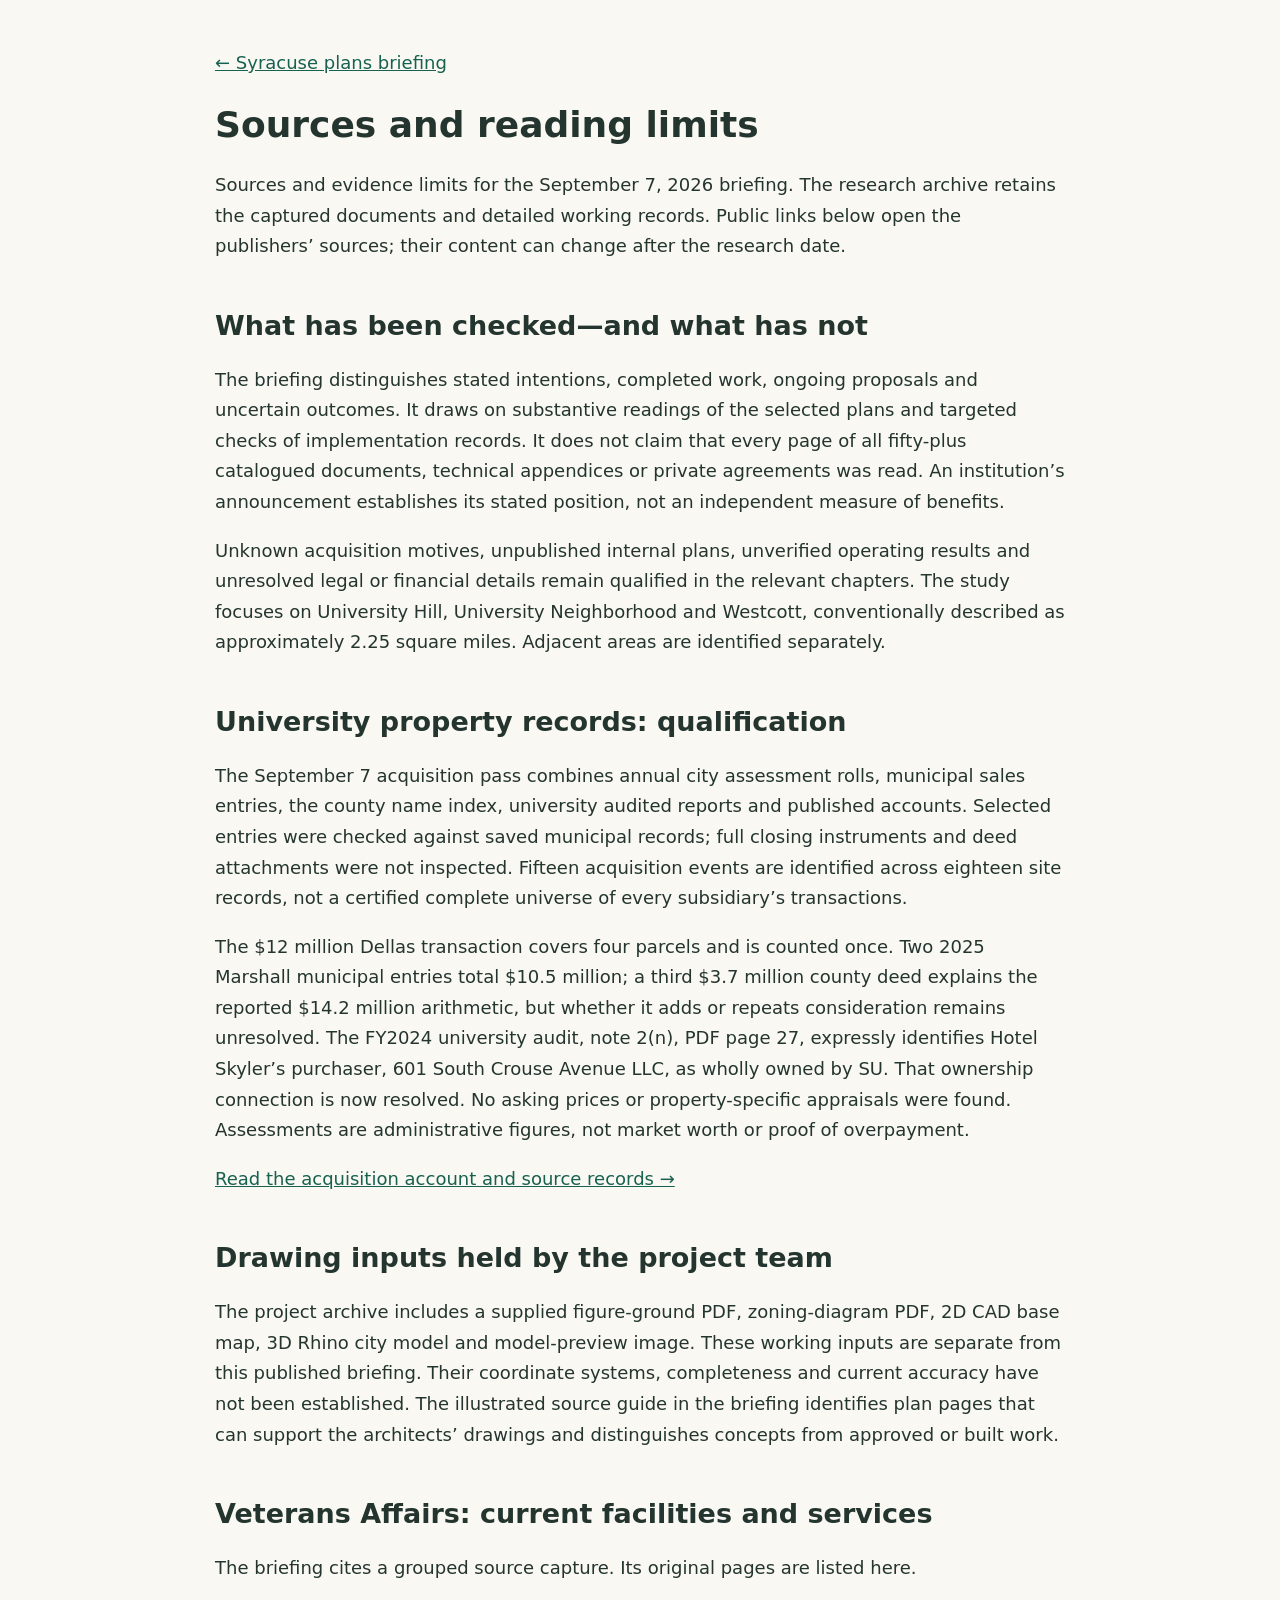
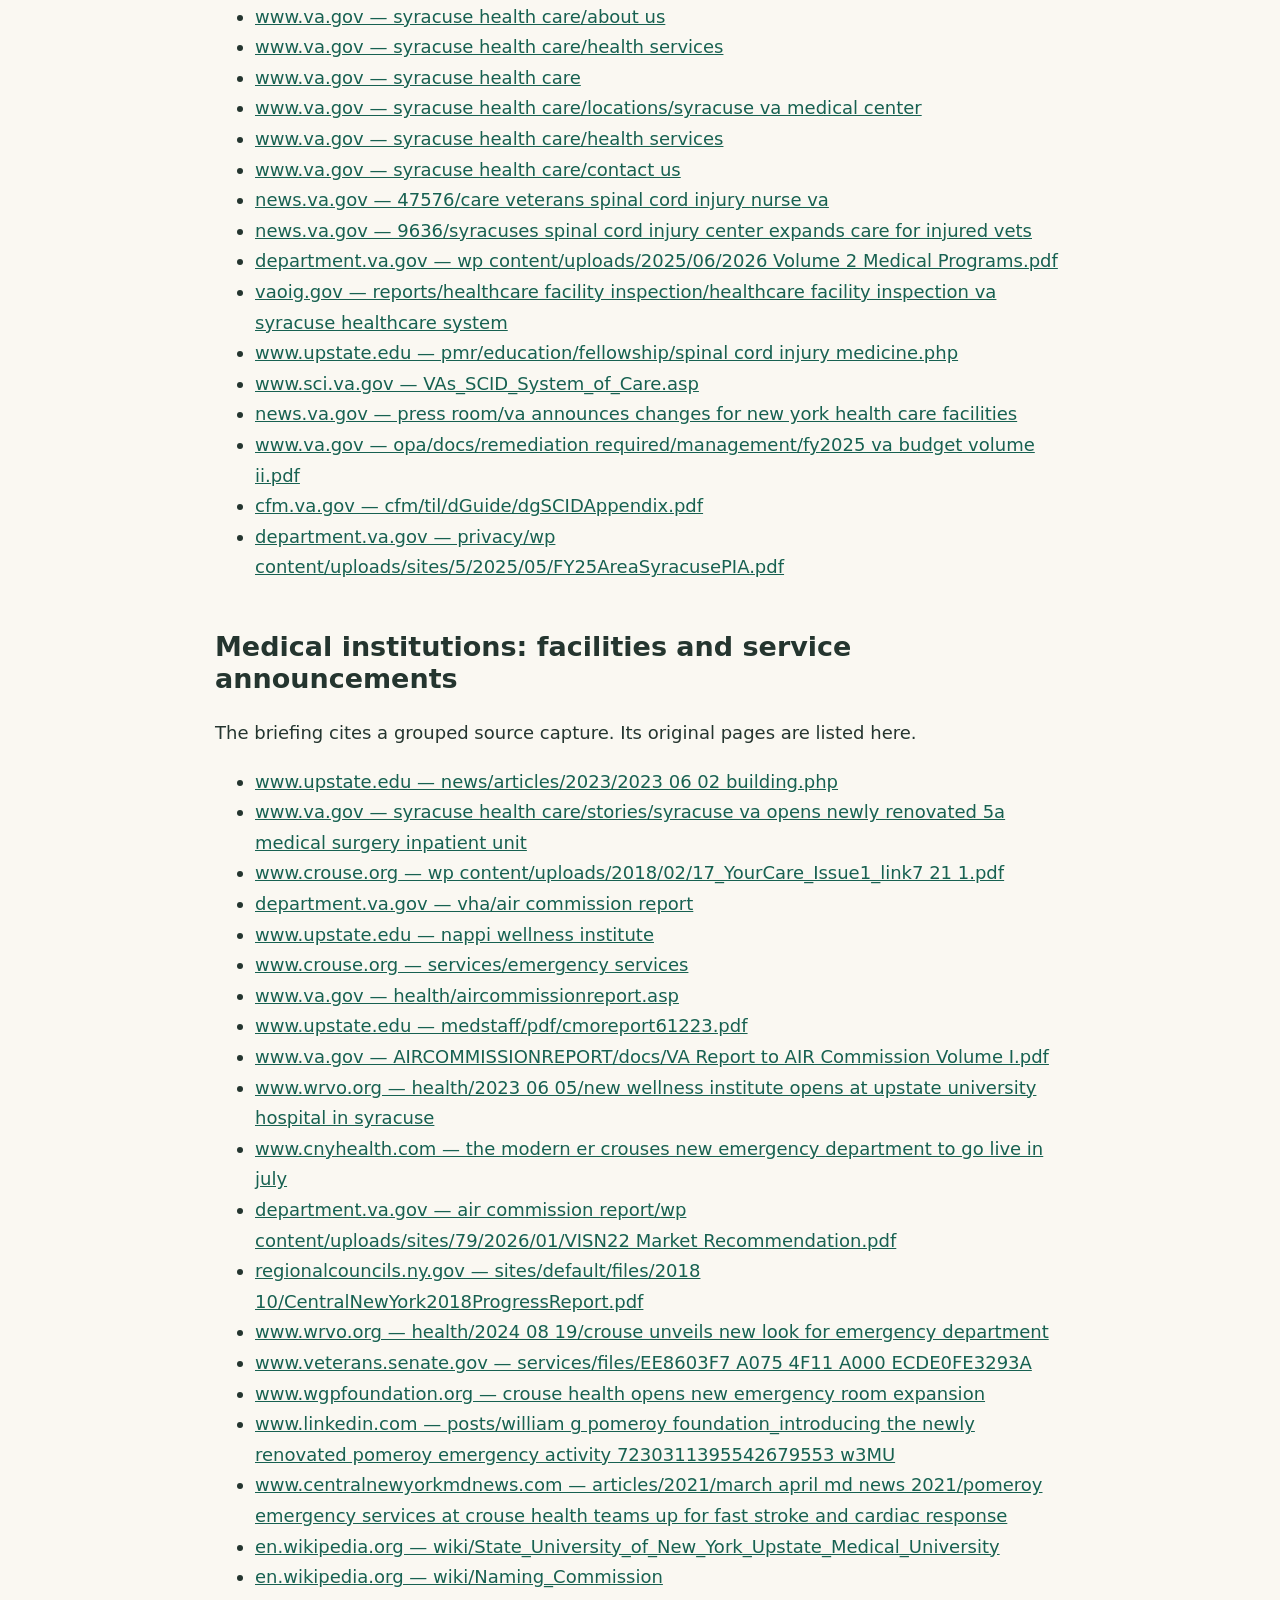
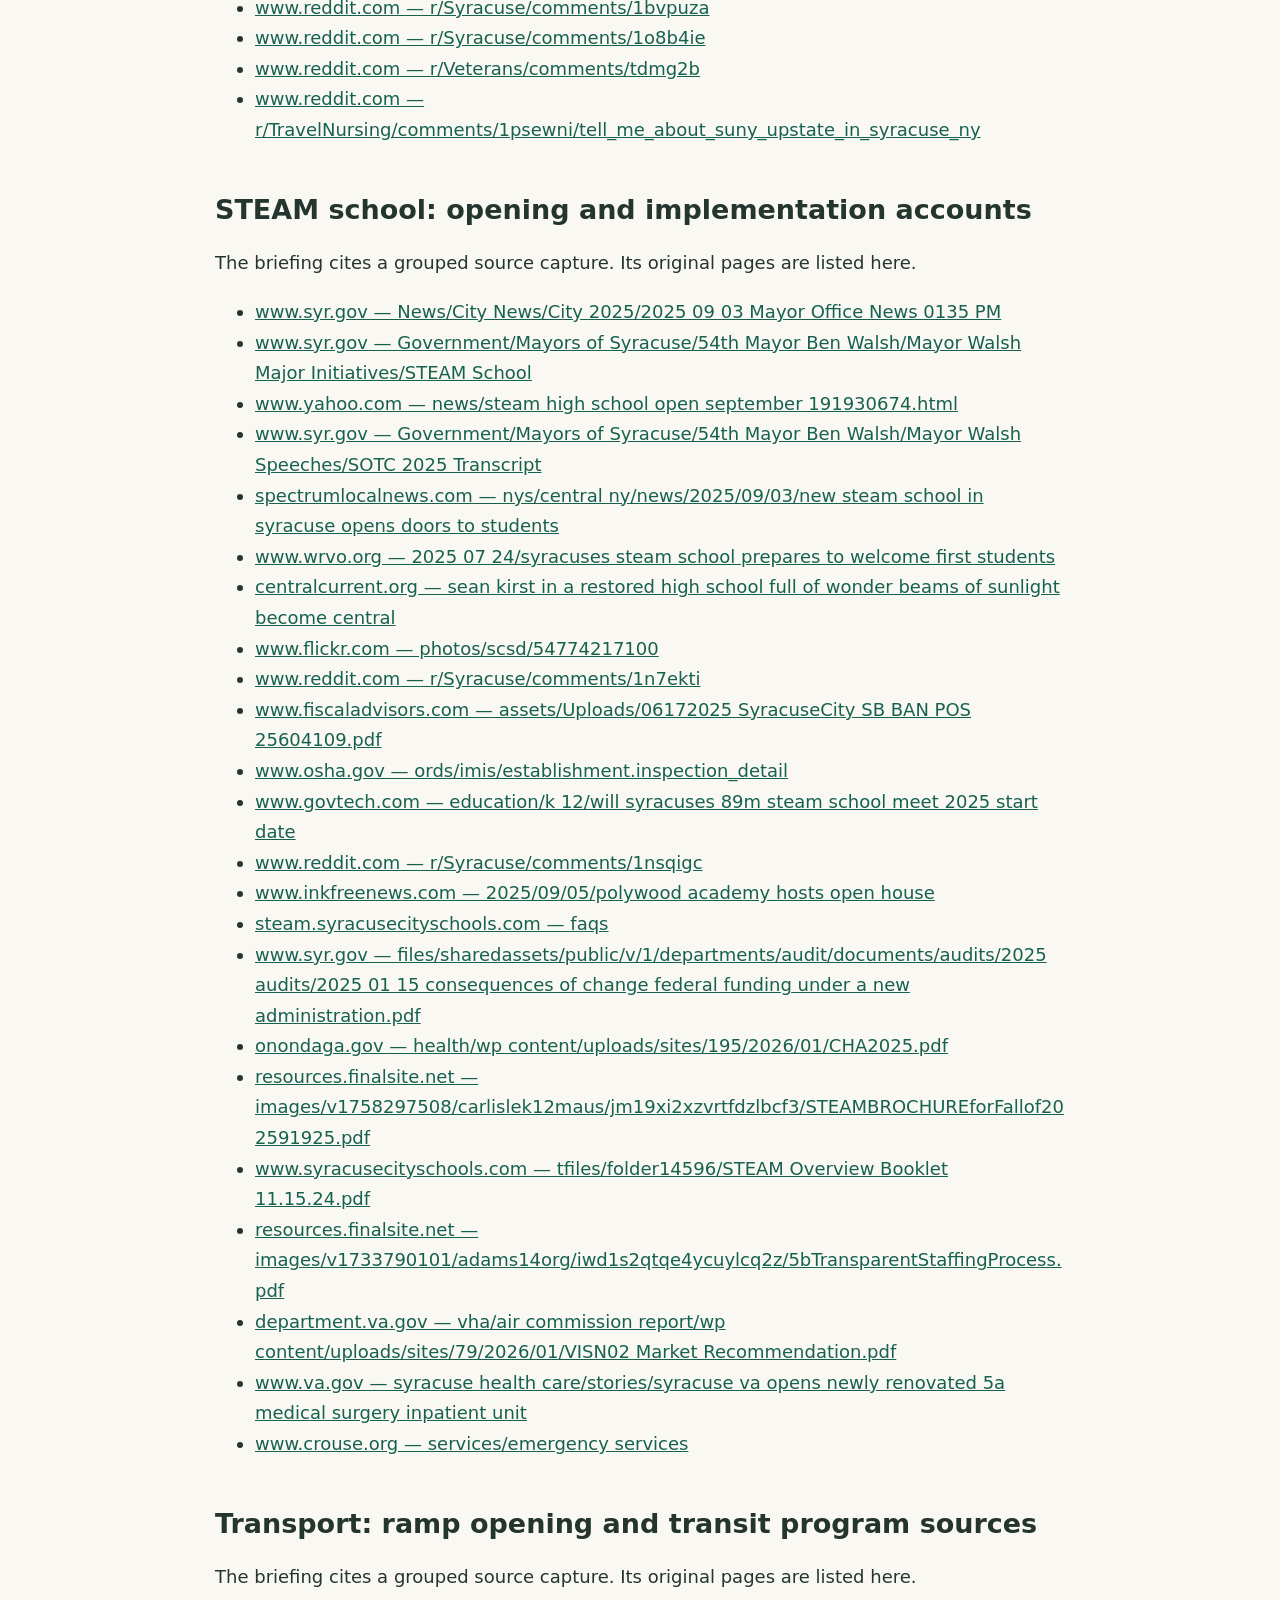
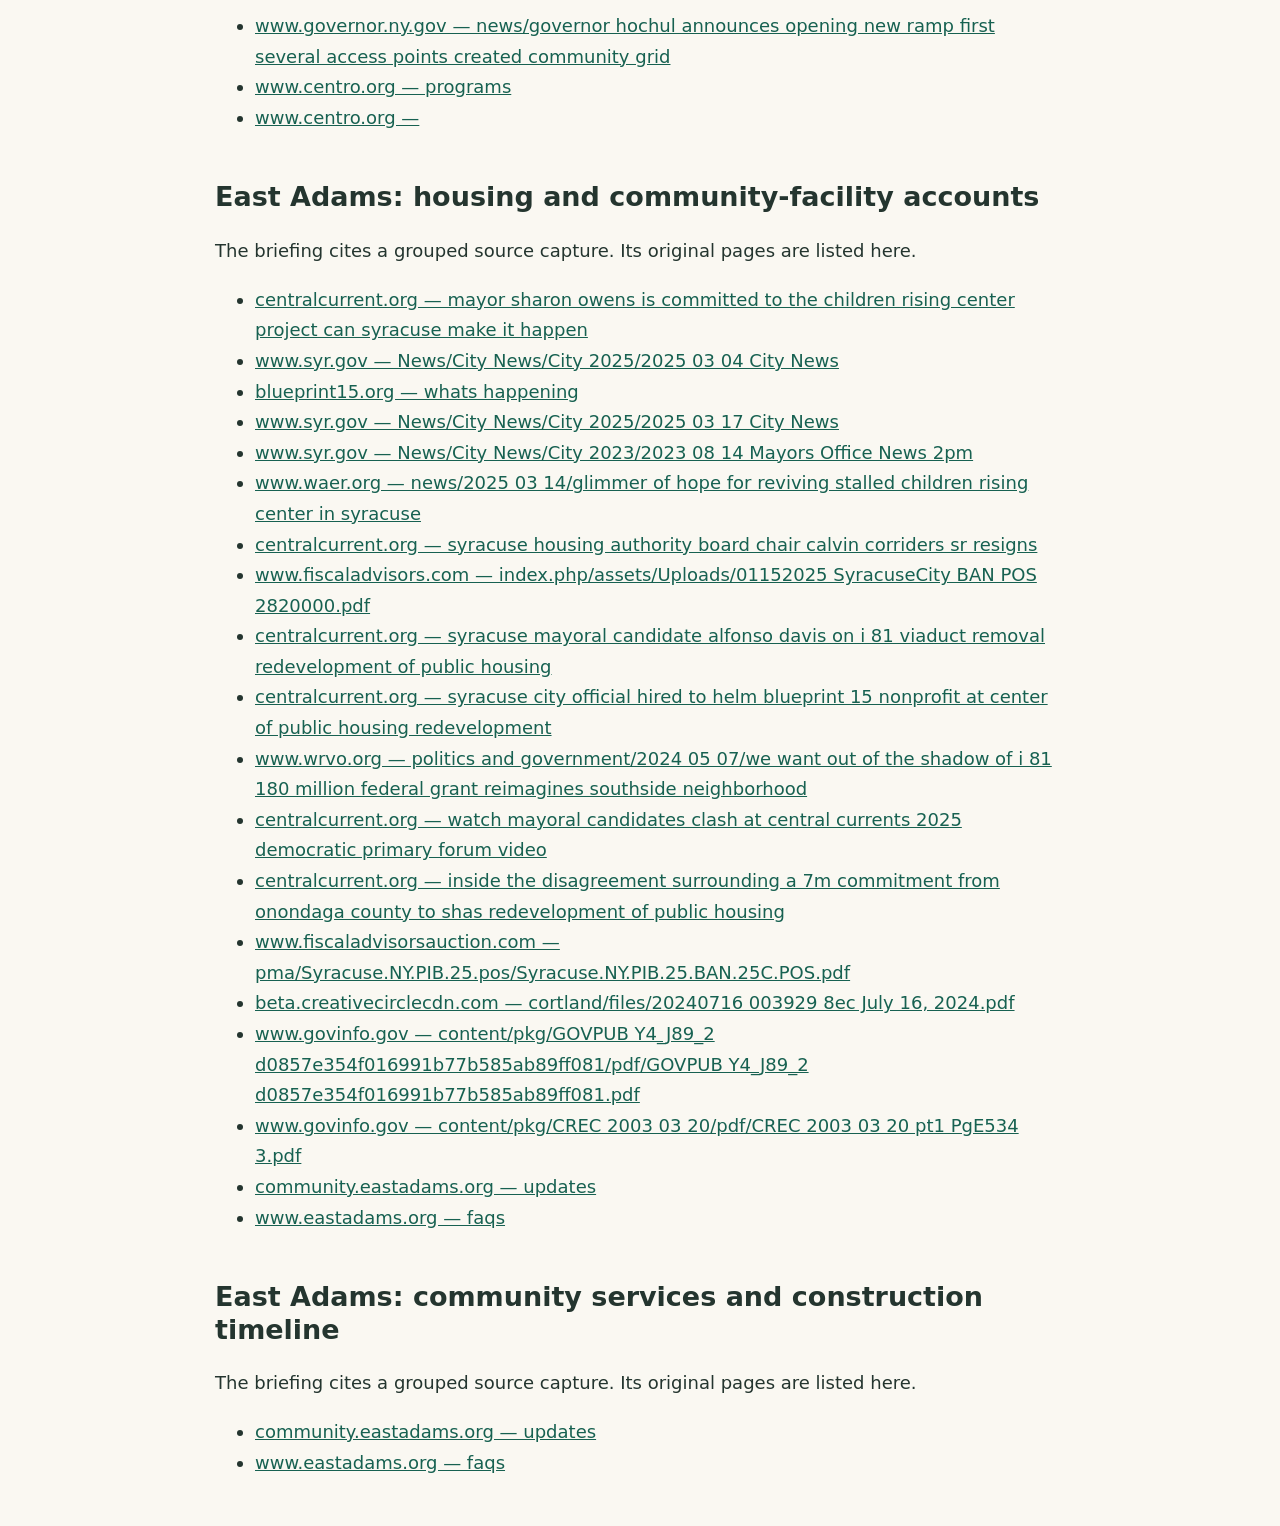
<file: briefing/source-notes.html>
<!doctype html><html lang="en"><meta charset="utf-8"><meta name="viewport" content="width=device-width,initial-scale=1"><title>Sources and reading limits</title><style>body{max-width:850px;margin:3rem auto;padding:0 1.3rem;font:18px/1.7 system-ui;color:#24352f;background:#faf8f2}a{color:#176151;overflow-wrap:anywhere}h1,h2{line-height:1.2}section{margin:3rem 0}table{border-collapse:collapse;font-size:15px}td,th{padding:8px;border-bottom:1px solid #ccc}img{max-width:100%}</style><body><a href="./">← Syracuse plans briefing</a><h1>Sources and reading limits</h1><p>Sources and evidence limits for the September 7, 2026 briefing. The research archive retains the captured documents and detailed working records. Public links below open the publishers’ sources; their content can change after the research date.</p><section id="verification"><h2>What has been checked—and what has not</h2><p>The briefing distinguishes stated intentions, completed work, ongoing proposals and uncertain outcomes. It draws on substantive readings of the selected plans and targeted checks of implementation records. It does not claim that every page of all fifty-plus catalogued documents, technical appendices or private agreements was read. An institution’s announcement establishes its stated position, not an independent measure of benefits.</p><p>Unknown acquisition motives, unpublished internal plans, unverified operating results and unresolved legal or financial details remain qualified in the relevant chapters. The study focuses on University Hill, University Neighborhood and Westcott, conventionally described as approximately 2.25 square miles. Adjacent areas are identified separately.</p></section><section id="acquisition"><h2>University property records: qualification</h2><p>The September 7 acquisition pass combines annual city assessment rolls, municipal sales entries, the county name index, university audited reports and published accounts. Selected entries were checked against saved municipal records; full closing instruments and deed attachments were not inspected. Fifteen acquisition events are identified across eighteen site records, not a certified complete universe of every subsidiary’s transactions.</p><p>The $12 million Dellas transaction covers four parcels and is counted once. Two 2025 Marshall municipal entries total $10.5 million; a third $3.7 million county deed explains the reported $14.2 million arithmetic, but whether it adds or repeats consideration remains unresolved. The FY2024 university audit, note 2(n), PDF page 27, expressly identifies Hotel Skyler’s purchaser, 601 South Crouse Avenue LLC, as wholly owned by SU. That ownership connection is now resolved. No asking prices or property-specific appraisals were found. Assessments are administrative figures, not market worth or proof of overpayment.</p><p><a href="interactive/acquisitions.html">Read the acquisition account and source records →</a></p></section><section id="mapping"><h2>Drawing inputs held by the project team</h2><p>The project archive includes a supplied figure-ground PDF, zoning-diagram PDF, 2D CAD base map, 3D Rhino city model and model-preview image. These working inputs are separate from this published briefing. Their coordinate systems, completeness and current accuracy have not been established. The illustrated source guide in the briefing identifies plan pages that can support the architects’ drawings and distinguishes concepts from approved or built work.</p></section><section id="va-current-web"><h2>Veterans Affairs: current facilities and services</h2><p>The briefing cites a grouped source capture. Its original pages are listed here.</p><ul><li><a href="https://www.va.gov/syracuse-health-care/about-us/">www.va.gov — syracuse health care/about us</a></li><li><a href="https://www.va.gov/syracuse-health-care/health-services/">www.va.gov — syracuse health care/health services</a></li><li><a href="https://www.va.gov/syracuse-health-care/">www.va.gov — syracuse health care</a></li><li><a href="https://www.va.gov/syracuse-health-care/locations/syracuse-va-medical-center/">www.va.gov — syracuse health care/locations/syracuse va medical center</a></li><li><a href="https://www.va.gov/syracuse-health-care/health-services">www.va.gov — syracuse health care/health services</a></li><li><a href="https://www.va.gov/syracuse-health-care/contact-us/">www.va.gov — syracuse health care/contact us</a></li><li><a href="https://news.va.gov/47576/care-veterans-spinal-cord-injury-nurse-va/">news.va.gov — 47576/care veterans spinal cord injury nurse va</a></li><li><a href="https://news.va.gov/9636/syracuses-spinal-cord-injury-center-expands-care-for-injured-vets/">news.va.gov — 9636/syracuses spinal cord injury center expands care for injured vets</a></li><li><a href="https://department.va.gov/wp-content/uploads/2025/06/2026-Volume-2-Medical-Programs.pdf">department.va.gov — wp content/uploads/2025/06/2026 Volume 2 Medical Programs.pdf</a></li><li><a href="https://vaoig.gov/reports/healthcare-facility-inspection/healthcare-facility-inspection-va-syracuse-healthcare-system">vaoig.gov — reports/healthcare facility inspection/healthcare facility inspection va syracuse healthcare system</a></li><li><a href="https://www.upstate.edu/pmr/education/fellowship/spinal-cord-injury-medicine.php">www.upstate.edu — pmr/education/fellowship/spinal cord injury medicine.php</a></li><li><a href="https://www.sci.va.gov/VAs_SCID_System_of_Care.asp">www.sci.va.gov — VAs_SCID_System_of_Care.asp</a></li><li><a href="https://news.va.gov/press-room/va-announces-changes-for-new-york-health-care-facilities/">news.va.gov — press room/va announces changes for new york health care facilities</a></li><li><a href="https://www.va.gov/opa/docs/remediation-required/management/fy2025-va-budget-volume-ii.pdf">www.va.gov — opa/docs/remediation required/management/fy2025 va budget volume ii.pdf</a></li><li><a href="https://cfm.va.gov/cfm/til/dGuide/dgSCIDAppendix.pdf">cfm.va.gov — cfm/til/dGuide/dgSCIDAppendix.pdf</a></li><li><a href="https://department.va.gov/privacy/wp-content/uploads/sites/5/2025/05/FY25AreaSyracusePIA.pdf">department.va.gov — privacy/wp content/uploads/sites/5/2025/05/FY25AreaSyracusePIA.pdf</a></li></ul></section><section id="web1-capture"><h2>Medical institutions: facilities and service announcements</h2><p>The briefing cites a grouped source capture. Its original pages are listed here.</p><ul><li><a href="https://www.upstate.edu/news/articles/2023/2023-06-02-building.php">www.upstate.edu — news/articles/2023/2023 06 02 building.php</a></li><li><a href="https://www.va.gov/syracuse-health-care/stories/syracuse-va-opens-newly-renovated-5a-medical-surgery-inpatient-unit/">www.va.gov — syracuse health care/stories/syracuse va opens newly renovated 5a medical surgery inpatient unit</a></li><li><a href="https://www.crouse.org/wp-content/uploads/2018/02/17_YourCare_Issue1_link7-21-1.pdf">www.crouse.org — wp content/uploads/2018/02/17_YourCare_Issue1_link7 21 1.pdf</a></li><li><a href="https://department.va.gov/vha/air-commission-report/">department.va.gov — vha/air commission report</a></li><li><a href="https://www.upstate.edu/nappi-wellness-institute/">www.upstate.edu — nappi wellness institute</a></li><li><a href="https://www.crouse.org/services/emergency-services/">www.crouse.org — services/emergency services</a></li><li><a href="https://www.va.gov/health/aircommissionreport.asp">www.va.gov — health/aircommissionreport.asp</a></li><li><a href="https://www.upstate.edu/medstaff/pdf/cmoreport61223.pdf">www.upstate.edu — medstaff/pdf/cmoreport61223.pdf</a></li><li><a href="https://www.va.gov/AIRCOMMISSIONREPORT/docs/VA-Report-to-AIR-Commission-Volume-I.pdf">www.va.gov — AIRCOMMISSIONREPORT/docs/VA Report to AIR Commission Volume I.pdf</a></li><li><a href="https://www.wrvo.org/health/2023-06-05/new-wellness-institute-opens-at-upstate-university-hospital-in-syracuse">www.wrvo.org — health/2023 06 05/new wellness institute opens at upstate university hospital in syracuse</a></li><li><a href="https://www.cnyhealth.com/the-modern-er-crouses-new-emergency-department-to-go-live-in-july/">www.cnyhealth.com — the modern er crouses new emergency department to go live in july</a></li><li><a href="https://department.va.gov/air-commission-report/wp-content/uploads/sites/79/2026/01/VISN22-Market-Recommendation.pdf">department.va.gov — air commission report/wp content/uploads/sites/79/2026/01/VISN22 Market Recommendation.pdf</a></li><li><a href="https://regionalcouncils.ny.gov/sites/default/files/2018-10/CentralNewYork2018ProgressReport.pdf">regionalcouncils.ny.gov — sites/default/files/2018 10/CentralNewYork2018ProgressReport.pdf</a></li><li><a href="https://www.wrvo.org/health/2024-08-19/crouse-unveils-new-look-for-emergency-department">www.wrvo.org — health/2024 08 19/crouse unveils new look for emergency department</a></li><li><a href="https://www.veterans.senate.gov/services/files/EE8603F7-A075-4F11-A000-ECDE0FE3293A">www.veterans.senate.gov — services/files/EE8603F7 A075 4F11 A000 ECDE0FE3293A</a></li><li><a href="https://www.wgpfoundation.org/crouse-health-opens-new-emergency-room-expansion/">www.wgpfoundation.org — crouse health opens new emergency room expansion</a></li><li><a href="https://www.linkedin.com/posts/william-g-pomeroy-foundation_introducing-the-newly-renovated-pomeroy-emergency-activity-7230311395542679553-w3MU">www.linkedin.com — posts/william g pomeroy foundation_introducing the newly renovated pomeroy emergency activity 7230311395542679553 w3MU</a></li><li><a href="https://www.centralnewyorkmdnews.com/articles/2021/march-april-md-news-2021/pomeroy-emergency-services-at-crouse-health-teams-up-for-fast-stroke-and-cardiac-response/">www.centralnewyorkmdnews.com — articles/2021/march april md news 2021/pomeroy emergency services at crouse health teams up for fast stroke and cardiac response</a></li><li><a href="https://en.wikipedia.org/wiki/State_University_of_New_York_Upstate_Medical_University">en.wikipedia.org — wiki/State_University_of_New_York_Upstate_Medical_University</a></li><li><a href="https://en.wikipedia.org/wiki/Naming_Commission">en.wikipedia.org — wiki/Naming_Commission</a></li><li><a href="https://www.reddit.com/r/Syracuse/comments/1bvpuza">www.reddit.com — r/Syracuse/comments/1bvpuza</a></li><li><a href="https://www.reddit.com/r/Syracuse/comments/1o8b4ie">www.reddit.com — r/Syracuse/comments/1o8b4ie</a></li><li><a href="https://www.reddit.com/r/Veterans/comments/tdmg2b">www.reddit.com — r/Veterans/comments/tdmg2b</a></li><li><a href="https://www.reddit.com/r/TravelNursing/comments/1psewni/tell_me_about_suny_upstate_in_syracuse_ny/">www.reddit.com — r/TravelNursing/comments/1psewni/tell_me_about_suny_upstate_in_syracuse_ny</a></li></ul></section><section id="web2-capture"><h2>STEAM school: opening and implementation accounts</h2><p>The briefing cites a grouped source capture. Its original pages are listed here.</p><ul><li><a href="https://www.syr.gov/News/City-News/City-2025/2025-09-03-Mayor-Office-News-0135-PM">www.syr.gov — News/City News/City 2025/2025 09 03 Mayor Office News 0135 PM</a></li><li><a href="https://www.syr.gov/Government/Mayors-of-Syracuse/54th-Mayor-Ben-Walsh/Mayor-Walsh-Major-Initiatives/STEAM-School">www.syr.gov — Government/Mayors of Syracuse/54th Mayor Ben Walsh/Mayor Walsh Major Initiatives/STEAM School</a></li><li><a href="https://www.yahoo.com/news/steam-high-school-open-september-191930674.html">www.yahoo.com — news/steam high school open september 191930674.html</a></li><li><a href="https://www.syr.gov/Government/Mayors-of-Syracuse/54th-Mayor-Ben-Walsh/Mayor-Walsh-Speeches/SOTC-2025-Transcript">www.syr.gov — Government/Mayors of Syracuse/54th Mayor Ben Walsh/Mayor Walsh Speeches/SOTC 2025 Transcript</a></li><li><a href="https://spectrumlocalnews.com/nys/central-ny/news/2025/09/03/new-steam-school-in-syracuse-opens-doors-to-students">spectrumlocalnews.com — nys/central ny/news/2025/09/03/new steam school in syracuse opens doors to students</a></li><li><a href="https://www.wrvo.org/2025-07-24/syracuses-steam-school-prepares-to-welcome-first-students">www.wrvo.org — 2025 07 24/syracuses steam school prepares to welcome first students</a></li><li><a href="https://centralcurrent.org/sean-kirst-in-a-restored-high-school-full-of-wonder-beams-of-sunlight-become-central/">centralcurrent.org — sean kirst in a restored high school full of wonder beams of sunlight become central</a></li><li><a href="https://www.flickr.com/photos/scsd/54774217100">www.flickr.com — photos/scsd/54774217100</a></li><li><a href="https://www.reddit.com/r/Syracuse/comments/1n7ekti">www.reddit.com — r/Syracuse/comments/1n7ekti</a></li><li><a href="https://www.fiscaladvisors.com/assets/Uploads/06172025-SyracuseCity-SB-BAN-POS-25604109.pdf">www.fiscaladvisors.com — assets/Uploads/06172025 SyracuseCity SB BAN POS 25604109.pdf</a></li><li><a href="https://www.osha.gov/ords/imis/establishment.inspection_detail?id=1860205.015">www.osha.gov — ords/imis/establishment.inspection_detail</a></li><li><a href="https://www.govtech.com/education/k-12/will-syracuses-89m-steam-school-meet-2025-start-date">www.govtech.com — education/k 12/will syracuses 89m steam school meet 2025 start date</a></li><li><a href="https://www.reddit.com/r/Syracuse/comments/1nsqigc">www.reddit.com — r/Syracuse/comments/1nsqigc</a></li><li><a href="https://www.inkfreenews.com/2025/09/05/polywood-academy-hosts-open-house/">www.inkfreenews.com — 2025/09/05/polywood academy hosts open house</a></li><li><a href="https://steam.syracusecityschools.com/faqs">steam.syracusecityschools.com — faqs</a></li><li><a href="https://www.syr.gov/files/sharedassets/public/v/1/departments/audit/documents/audits/2025-audits/2025-01-15-consequences-of-change-federal-funding-under-a-new-administration.pdf">www.syr.gov — files/sharedassets/public/v/1/departments/audit/documents/audits/2025 audits/2025 01 15 consequences of change federal funding under a new administration.pdf</a></li><li><a href="https://onondaga.gov/health/wp-content/uploads/sites/195/2026/01/CHA2025.pdf">onondaga.gov — health/wp content/uploads/sites/195/2026/01/CHA2025.pdf</a></li><li><a href="https://resources.finalsite.net/images/v1758297508/carlislek12maus/jm19xi2xzvrtfdzlbcf3/STEAMBROCHUREforFallof202591925.pdf">resources.finalsite.net — images/v1758297508/carlislek12maus/jm19xi2xzvrtfdzlbcf3/STEAMBROCHUREforFallof202591925.pdf</a></li><li><a href="https://www.syracusecityschools.com/tfiles/folder14596/STEAM%20Overview%20Booklet%2011.15.24.pdf">www.syracusecityschools.com — tfiles/folder14596/STEAM Overview Booklet 11.15.24.pdf</a></li><li><a href="https://resources.finalsite.net/images/v1733790101/adams14org/iwd1s2qtqe4ycuylcq2z/5bTransparentStaffingProcess.pdf">resources.finalsite.net — images/v1733790101/adams14org/iwd1s2qtqe4ycuylcq2z/5bTransparentStaffingProcess.pdf</a></li><li><a href="https://department.va.gov/vha/air-commission-report/wp-content/uploads/sites/79/2026/01/VISN02-Market-Recommendation.pdf">department.va.gov — vha/air commission report/wp content/uploads/sites/79/2026/01/VISN02 Market Recommendation.pdf</a></li><li><a href="https://www.va.gov/syracuse-health-care/stories/syracuse-va-opens-newly-renovated-5a-medical-surgery-inpatient-unit/">www.va.gov — syracuse health care/stories/syracuse va opens newly renovated 5a medical surgery inpatient unit</a></li><li><a href="https://www.crouse.org/services/emergency-services/">www.crouse.org — services/emergency services</a></li></ul></section><section id="web-extracts"><h2>Transport: ramp opening and transit program sources</h2><p>The briefing cites a grouped source capture. Its original pages are listed here.</p><ul><li><a href="https://www.governor.ny.gov/news/governor-hochul-announces-opening-new-ramp-first-several-access-points-created-community-grid">www.governor.ny.gov — news/governor hochul announces opening new ramp first several access points created community grid</a></li><li><a href="https://www.centro.org/programs">www.centro.org — programs</a></li><li><a href="https://www.centro.org/">www.centro.org — </a></li></ul></section><section id="keypages-web"><h2>East Adams: housing and community-facility accounts</h2><p>The briefing cites a grouped source capture. Its original pages are listed here.</p><ul><li><a href="https://centralcurrent.org/mayor-sharon-owens-is-committed-to-the-children-rising-center-project-can-syracuse-make-it-happen/">centralcurrent.org — mayor sharon owens is committed to the children rising center project can syracuse make it happen</a></li><li><a href="https://www.syr.gov/News/City-News/City-2025/2025-03-04-City-News">www.syr.gov — News/City News/City 2025/2025 03 04 City News</a></li><li><a href="https://blueprint15.org/whats-happening/">blueprint15.org — whats happening</a></li><li><a href="https://www.syr.gov/News/City-News/City-2025/2025-03-17-City-News">www.syr.gov — News/City News/City 2025/2025 03 17 City News</a></li><li><a href="https://www.syr.gov/News/City-News/City-2023/2023-08-14-Mayors-Office-News-2pm">www.syr.gov — News/City News/City 2023/2023 08 14 Mayors Office News 2pm</a></li><li><a href="https://www.waer.org/news/2025-03-14/glimmer-of-hope-for-reviving-stalled-children-rising-center-in-syracuse">www.waer.org — news/2025 03 14/glimmer of hope for reviving stalled children rising center in syracuse</a></li><li><a href="https://centralcurrent.org/syracuse-housing-authority-board-chair-calvin-corriders-sr-resigns/">centralcurrent.org — syracuse housing authority board chair calvin corriders sr resigns</a></li><li><a href="https://www.fiscaladvisors.com/index.php/assets/Uploads/01152025-SyracuseCity-BAN-POS-2820000.pdf">www.fiscaladvisors.com — index.php/assets/Uploads/01152025 SyracuseCity BAN POS 2820000.pdf</a></li><li><a href="https://centralcurrent.org/syracuse-mayoral-candidate-alfonso-davis-on-i-81-viaduct-removal-redevelopment-of-public-housing/">centralcurrent.org — syracuse mayoral candidate alfonso davis on i 81 viaduct removal redevelopment of public housing</a></li><li><a href="https://centralcurrent.org/syracuse-city-official-hired-to-helm-blueprint-15-nonprofit-at-center-of-public-housing-redevelopment/">centralcurrent.org — syracuse city official hired to helm blueprint 15 nonprofit at center of public housing redevelopment</a></li><li><a href="https://www.wrvo.org/politics-and-government/2024-05-07/we-want-out-of-the-shadow-of-i-81-180-million-federal-grant-reimagines-southside-neighborhood">www.wrvo.org — politics and government/2024 05 07/we want out of the shadow of i 81 180 million federal grant reimagines southside neighborhood</a></li><li><a href="https://centralcurrent.org/watch-mayoral-candidates-clash-at-central-currents-2025-democratic-primary-forum-video/">centralcurrent.org — watch mayoral candidates clash at central currents 2025 democratic primary forum video</a></li><li><a href="https://centralcurrent.org/inside-the-disagreement-surrounding-a-7m-commitment-from-onondaga-county-to-shas-redevelopment-of-public-housing/">centralcurrent.org — inside the disagreement surrounding a 7m commitment from onondaga county to shas redevelopment of public housing</a></li><li><a href="https://www.fiscaladvisorsauction.com/pma/Syracuse.NY.PIB.25.pos/Syracuse.NY.PIB.25.BAN.25C.POS.pdf">www.fiscaladvisorsauction.com — pma/Syracuse.NY.PIB.25.pos/Syracuse.NY.PIB.25.BAN.25C.POS.pdf</a></li><li><a href="https://beta.creativecirclecdn.com/cortland/files/20240716-003929-8ec-July%2016%2C%202024.pdf">beta.creativecirclecdn.com — cortland/files/20240716 003929 8ec July 16, 2024.pdf</a></li><li><a href="https://www.govinfo.gov/content/pkg/GOVPUB-Y4_J89_2-d0857e354f016991b77b585ab89ff081/pdf/GOVPUB-Y4_J89_2-d0857e354f016991b77b585ab89ff081.pdf">www.govinfo.gov — content/pkg/GOVPUB Y4_J89_2 d0857e354f016991b77b585ab89ff081/pdf/GOVPUB Y4_J89_2 d0857e354f016991b77b585ab89ff081.pdf</a></li><li><a href="https://www.govinfo.gov/content/pkg/CREC-2003-03-20/pdf/CREC-2003-03-20-pt1-PgE534-3.pdf">www.govinfo.gov — content/pkg/CREC 2003 03 20/pdf/CREC 2003 03 20 pt1 PgE534 3.pdf</a></li><li><a href="https://community.eastadams.org/updates">community.eastadams.org — updates</a></li><li><a href="https://www.eastadams.org/faqs">www.eastadams.org — faqs</a></li></ul></section><section id="services-timeline-web"><h2>East Adams: community services and construction timeline</h2><p>The briefing cites a grouped source capture. Its original pages are listed here.</p><ul><li><a href="https://community.eastadams.org/updates">community.eastadams.org — updates</a></li><li><a href="https://www.eastadams.org/faqs">www.eastadams.org — faqs</a></li></ul></section></body></html>
</file>
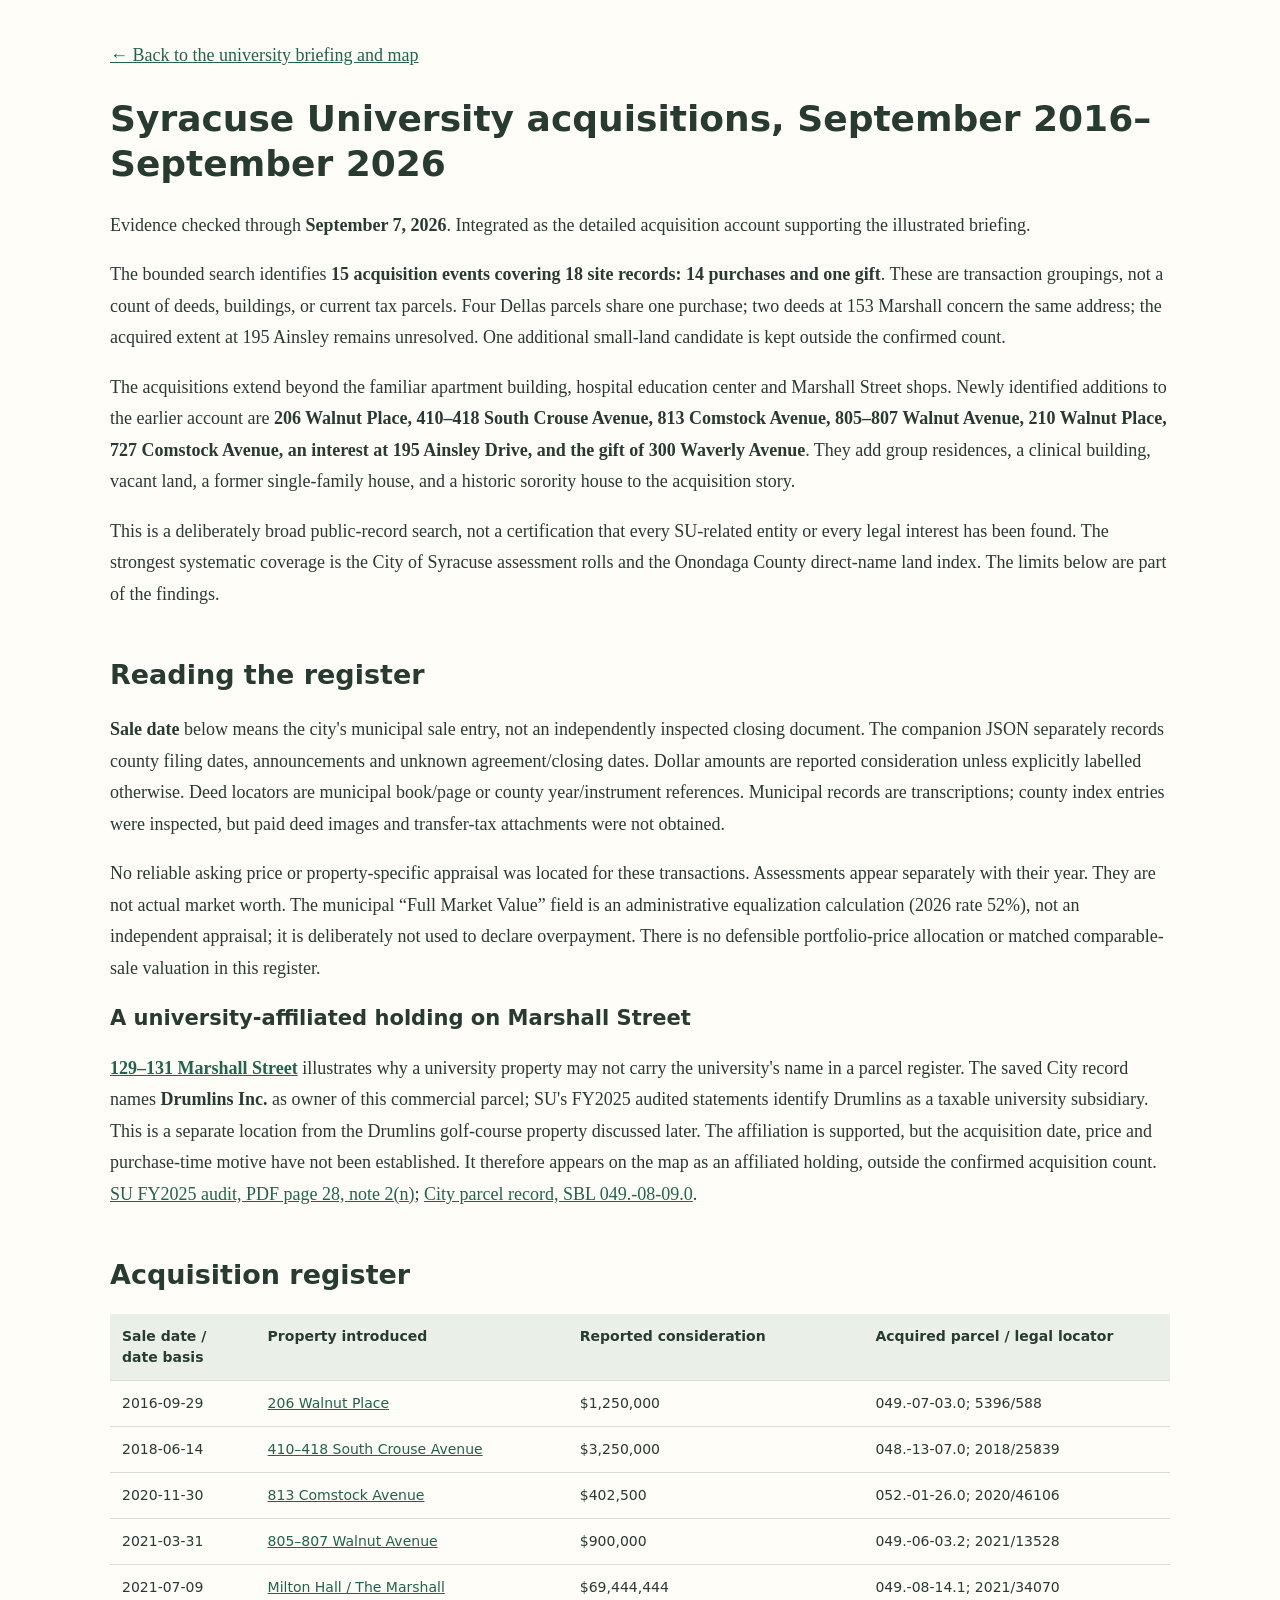
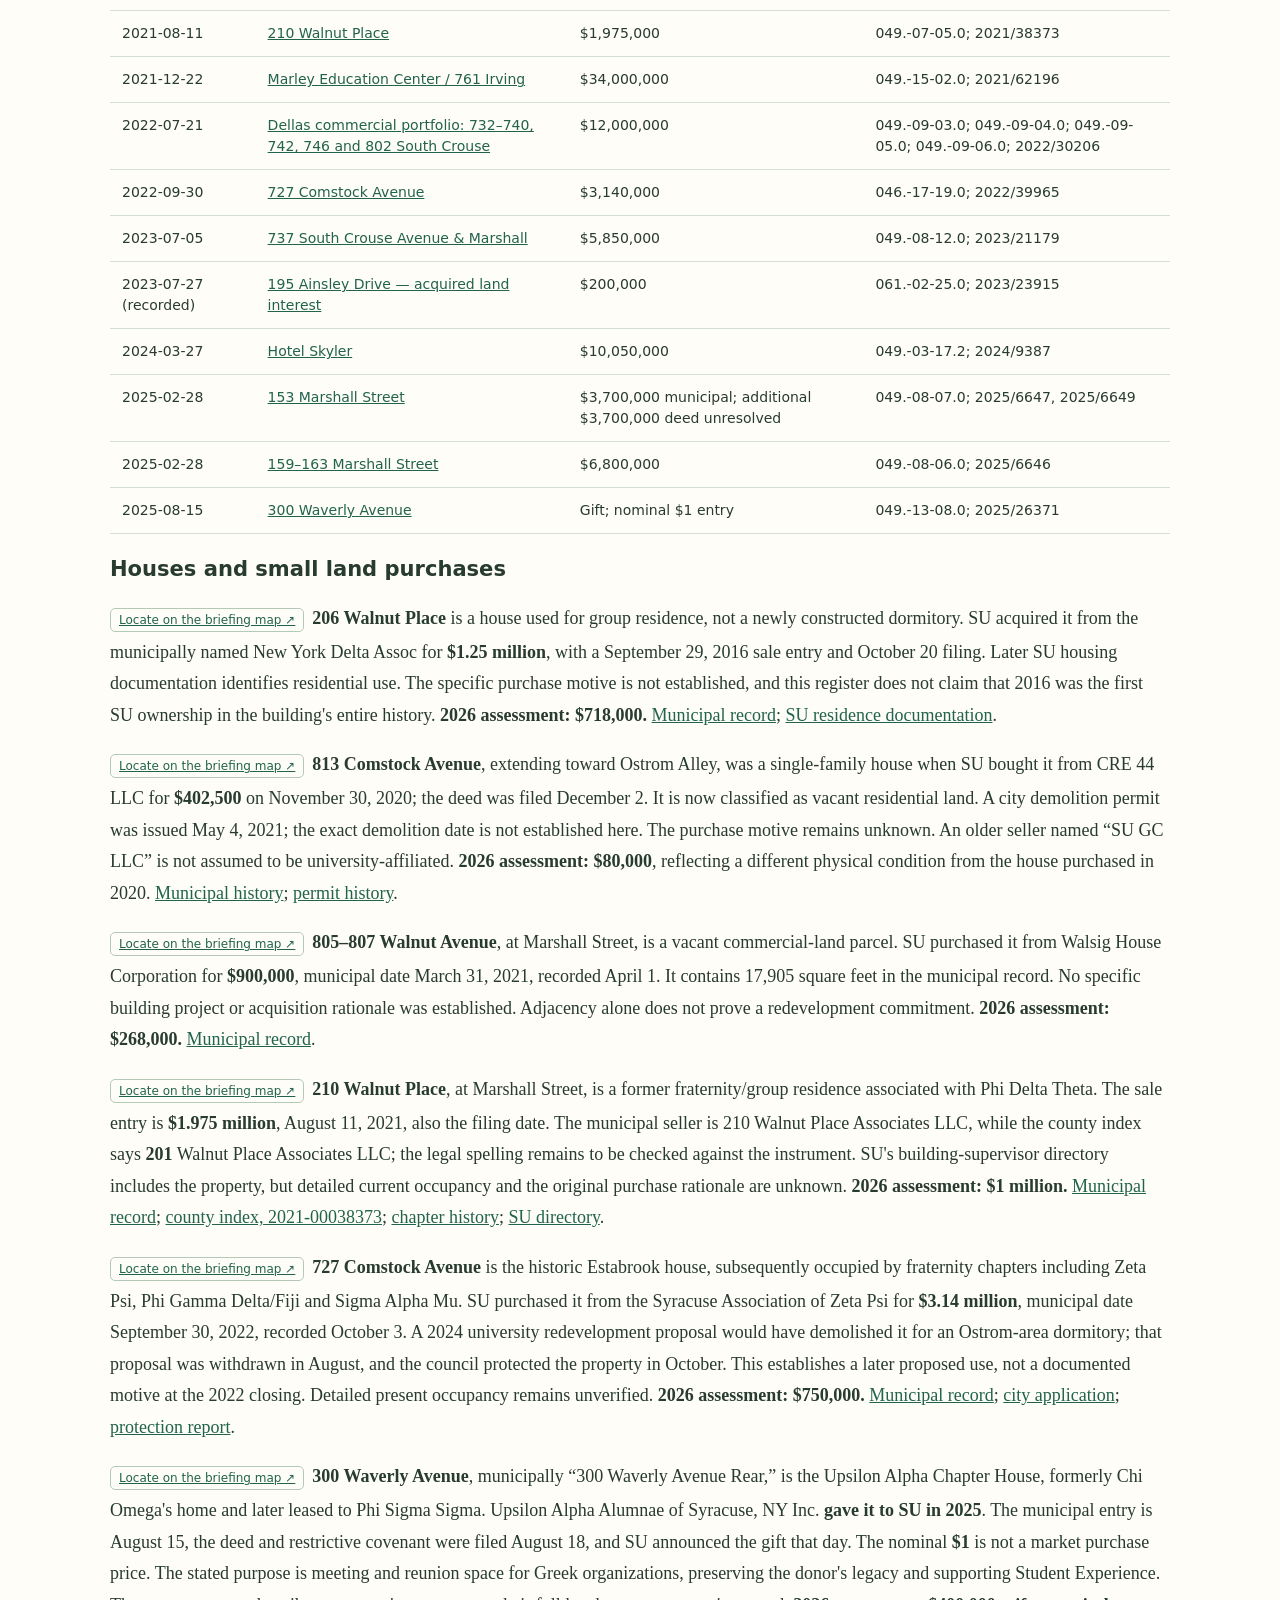
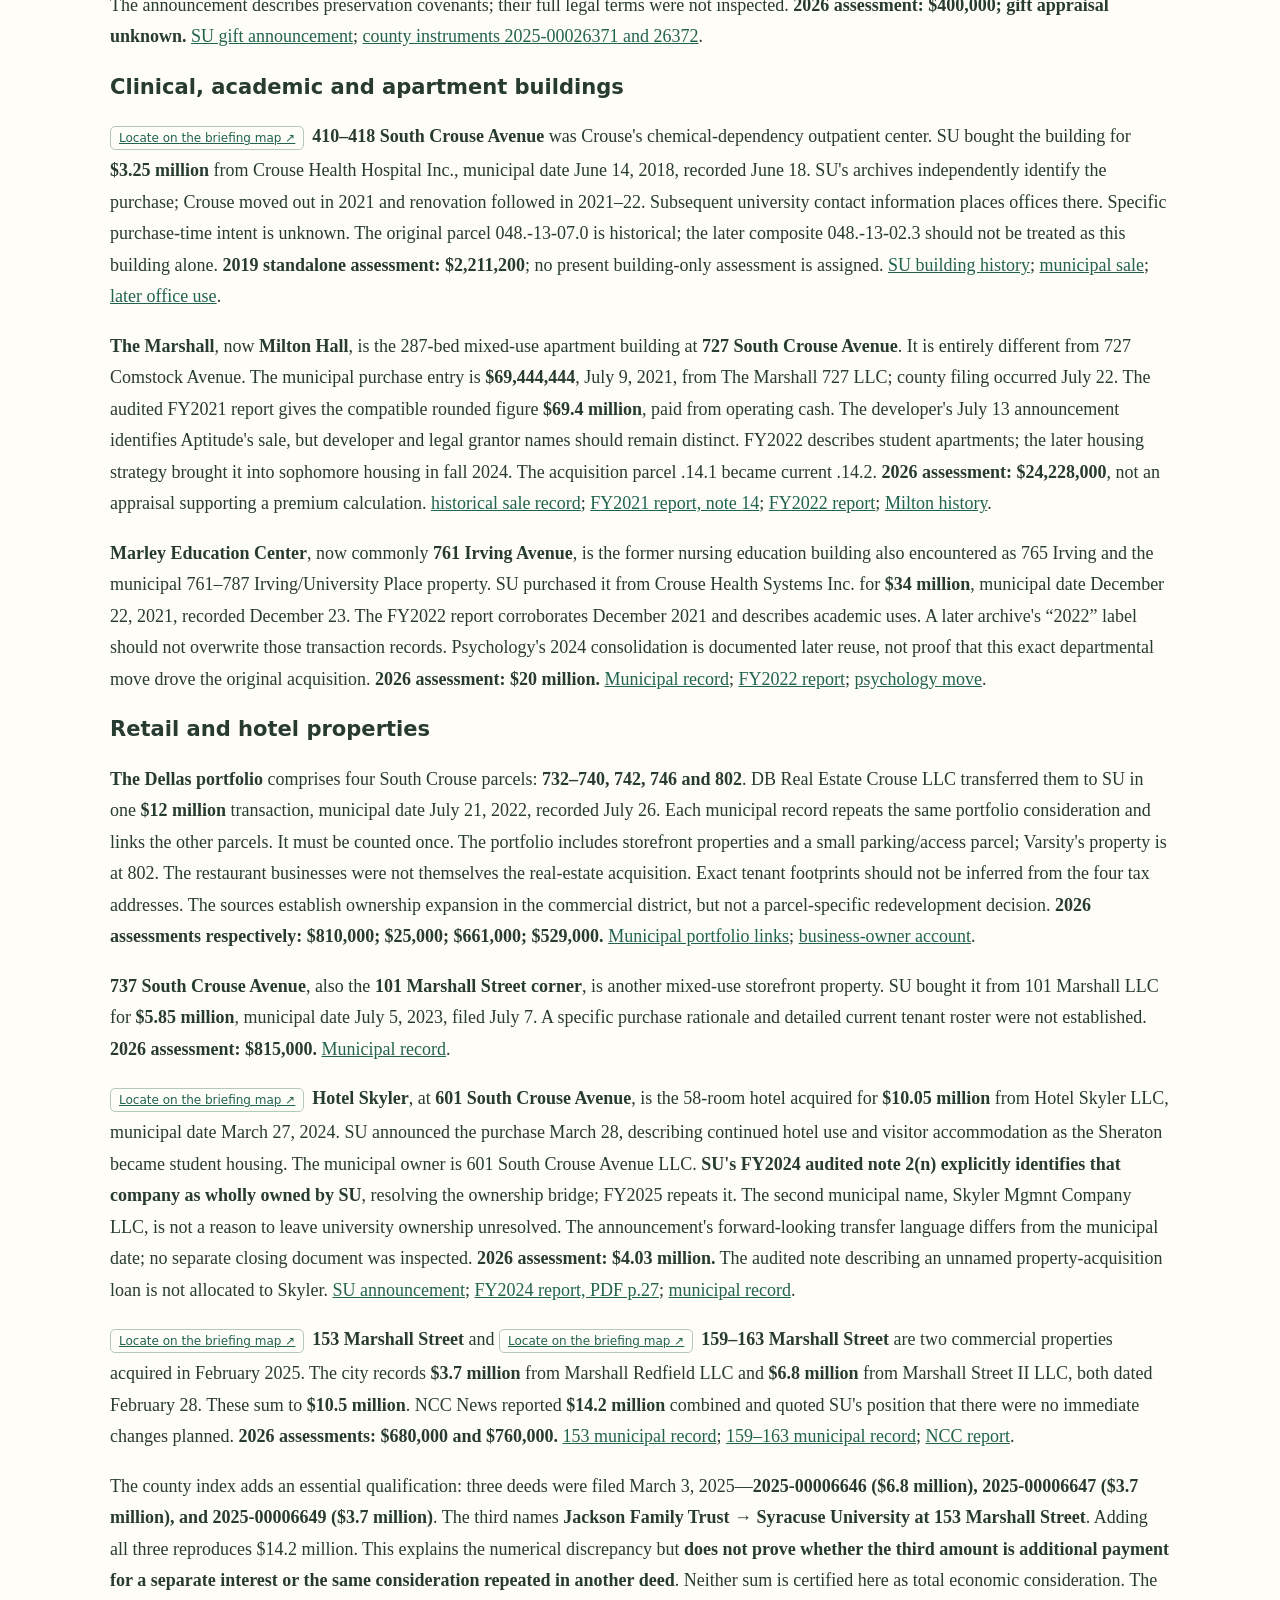
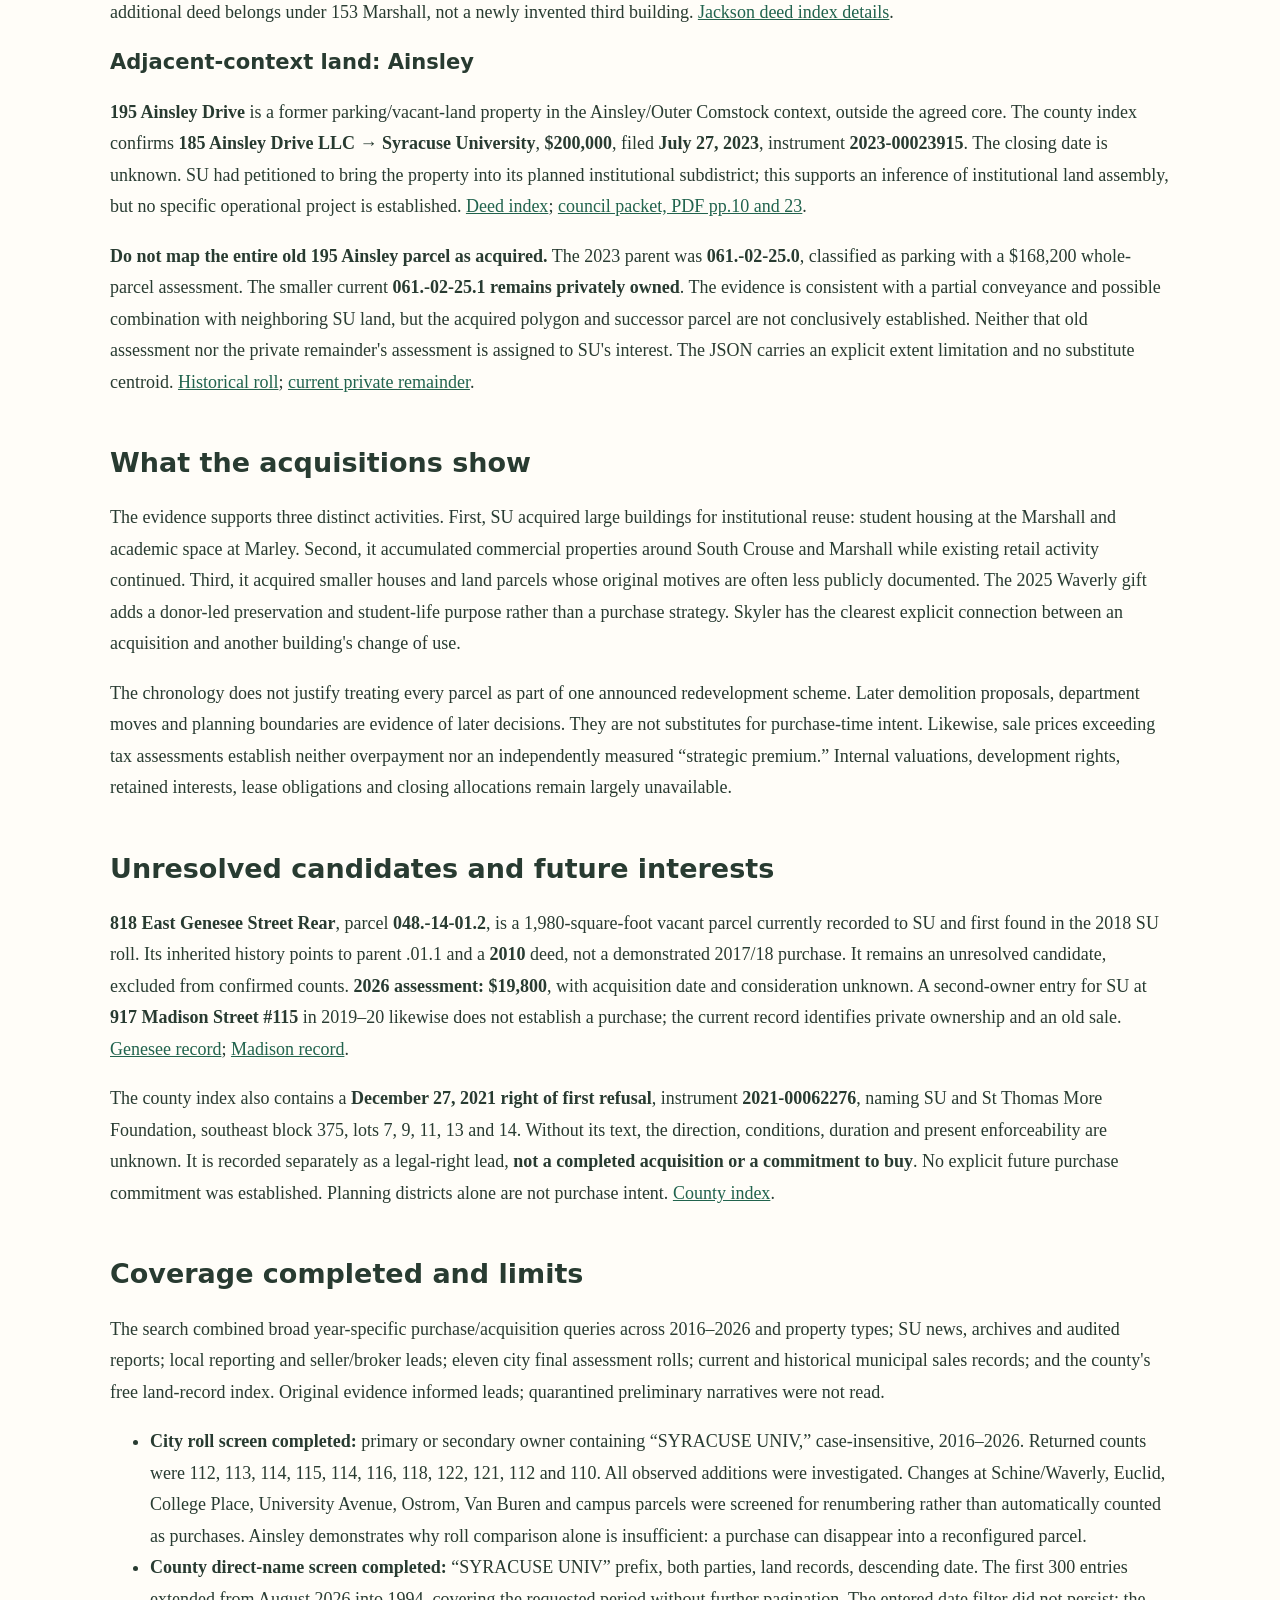
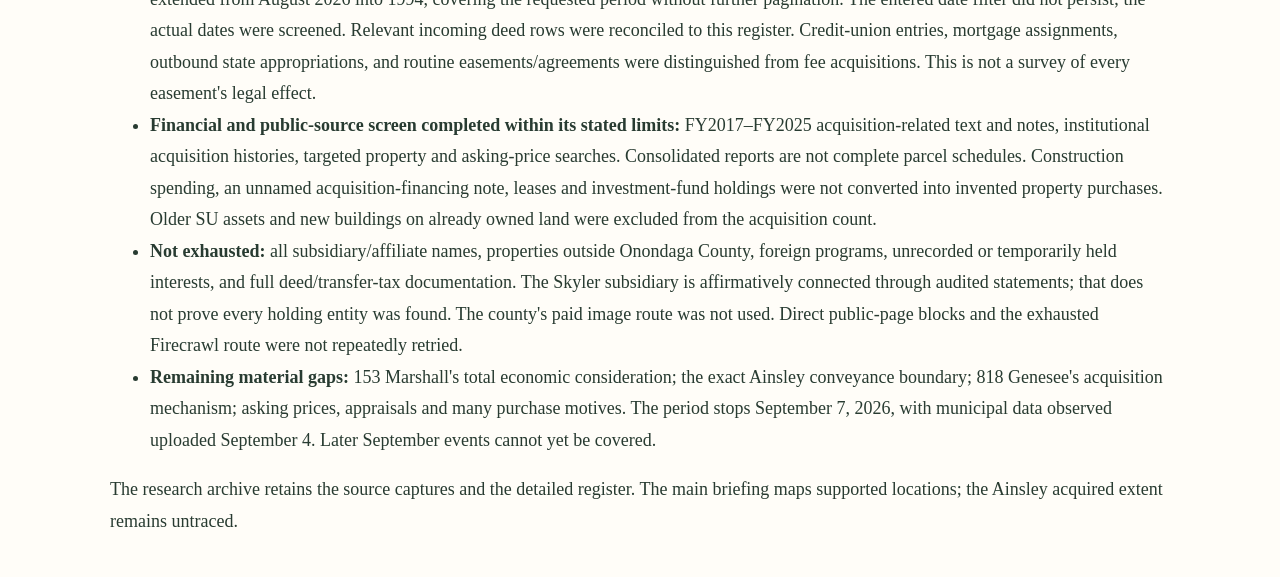
<file: briefing/interactive/acquisitions.html>
<!doctype html><html lang="en"><meta charset="utf-8"><meta name="viewport" content="width=device-width,initial-scale=1"><title>Syracuse University: acquisition register 2016–2026</title><style>body{max-width:1060px;margin:40px auto;padding:0 24px;background:#fffdf8;color:#283b31;font:18px/1.75 Georgia,serif}h1,h2,h3{font-family:system-ui;line-height:1.25}h1{font-size:36px}h2{margin-top:48px}a{color:#21634d;overflow-wrap:anywhere}table{border-collapse:collapse;width:100%;font:14px/1.5 system-ui}td,th{padding:12px;text-align:left;border-bottom:1px solid #d5ded4;vertical-align:top}th{background:#eaf0e7}strong{font-weight:700}.map-return{display:inline-block;font:12px system-ui;padding:4px 8px;border:1px solid #b5c9b7;border-radius:5px;margin:0 8px 5px 0}table{display:block;overflow-x:auto}code{font:inherit}</style><body><a href="../#university">← Back to the university briefing and map</a><h1>Syracuse University acquisitions, September 2016–September 2026</h1>
<p>Evidence checked through <strong>September 7, 2026</strong>. Integrated as the detailed acquisition account supporting the illustrated briefing.</p>
<p>The bounded search identifies <strong>15 acquisition events covering 18 site records: 14 purchases and one gift</strong>. These are transaction groupings, not a count of deeds, buildings, or current tax parcels. Four Dellas parcels share one purchase; two deeds at 153 Marshall concern the same address; the acquired extent at 195 Ainsley remains unresolved. One additional small-land candidate is kept outside the confirmed count.</p>
<p>The acquisitions extend beyond the familiar apartment building, hospital education center and Marshall Street shops. Newly identified additions to the earlier account are <strong>206 Walnut Place, 410–418 South Crouse Avenue, 813 Comstock Avenue, 805–807 Walnut Avenue, 210 Walnut Place, 727 Comstock Avenue, an interest at 195 Ainsley Drive, and the gift of 300 Waverly Avenue</strong>. They add group residences, a clinical building, vacant land, a former single-family house, and a historic sorority house to the acquisition story.</p>
<p>This is a deliberately broad public-record search, not a certification that every SU-related entity or every legal interest has been found. The strongest systematic coverage is the City of Syracuse assessment rolls and the Onondaga County direct-name land index. The limits below are part of the findings.</p>
<h2>Reading the register</h2>
<p><strong>Sale date</strong> below means the city&#39;s municipal sale entry, not an independently inspected closing document. The companion JSON separately records county filing dates, announcements and unknown agreement/closing dates. Dollar amounts are reported consideration unless explicitly labelled otherwise. Deed locators are municipal book/page or county year/instrument references. Municipal records are transcriptions; county index entries were inspected, but paid deed images and transfer-tax attachments were not obtained.</p>
<p>No reliable asking price or property-specific appraisal was located for these transactions. Assessments appear separately with their year. They are not actual market worth. The municipal “Full Market Value” field is an administrative equalization calculation (2026 rate 52%), not an independent appraisal; it is deliberately not used to declare overpayment. There is no defensible portfolio-price allocation or matched comparable-sale valuation in this register.</p>
<h3>A university-affiliated holding on Marshall Street</h3>
<p><a href="../#site=129-marshall"><strong>129–131 Marshall Street</strong></a> illustrates why a university property may not carry the university&#39;s name in a parcel register. The saved City record names <strong>Drumlins Inc.</strong> as owner of this commercial parcel; SU&#39;s FY2025 audited statements identify Drumlins as a taxable university subsidiary. This is a separate location from the Drumlins golf-course property discussed later. The affiliation is supported, but the acquisition date, price and purchase-time motive have not been established. It therefore appears on the map as an affiliated holding, outside the confirmed acquisition count. <a href="https://finance.syr.edu/wp-content/uploads/2025/12/FY25_Web_Final.pdf">SU FY2025 audit, PDF page 28, note 2(n)</a>; <a href="https://beacon.schneidercorp.com/Application.aspx?AppID=1498&LayerID=48769&PageTypeID=4&PageID=20720&KeyValue=311500049.-08-09.0">City parcel record, SBL 049.-08-09.0</a>.</p>
<h2>Acquisition register</h2>
<table>
<thead>
<tr>
<th>Sale date / date basis</th>
<th>Property introduced</th>
<th align="right">Reported consideration</th>
<th>Acquired parcel / legal locator</th>
</tr>
</thead>
<tbody><tr>
<td>2016-09-29</td>
<td><a href="https://beacon.schneidercorp.com/Application.aspx?AppID=1498&LayerID=48769&PageTypeID=4&PageID=20720&KeyValue=311500049.-07-03.0">206 Walnut Place</a></td>
<td align="right">$1,250,000</td>
<td>049.-07-03.0; 5396/588</td>
</tr>
<tr>
<td>2018-06-14</td>
<td><a href="https://beacon.schneidercorp.com/Application.aspx?AppID=1498&LayerID=48769&PageTypeID=4&PageID=20720&KeyValue=311500048.-13-07.0">410–418 South Crouse Avenue</a></td>
<td align="right">$3,250,000</td>
<td>048.-13-07.0; 2018/25839</td>
</tr>
<tr>
<td>2020-11-30</td>
<td><a href="https://beacon.schneidercorp.com/Application.aspx?AppID=1498&LayerID=48769&PageTypeID=4&PageID=20720&KeyValue=311500052.-01-26.0">813 Comstock Avenue</a></td>
<td align="right">$402,500</td>
<td>052.-01-26.0; 2020/46106</td>
</tr>
<tr>
<td>2021-03-31</td>
<td><a href="https://beacon.schneidercorp.com/Application.aspx?AppID=1498&LayerID=48769&PageTypeID=4&PageID=20720&KeyValue=311500049.-06-03.2">805–807 Walnut Avenue</a></td>
<td align="right">$900,000</td>
<td>049.-06-03.2; 2021/13528</td>
</tr>
<tr>
<td>2021-07-09</td>
<td><a href="https://beacon.schneidercorp.com/Application.aspx?AppID=1498&LayerID=48769&PageTypeID=4&PageID=20720&KeyValue=311500049.-08-14.1">Milton Hall / The Marshall</a></td>
<td align="right">$69,444,444</td>
<td>049.-08-14.1; 2021/34070</td>
</tr>
<tr>
<td>2021-08-11</td>
<td><a href="https://beacon.schneidercorp.com/Application.aspx?AppID=1498&LayerID=48769&PageTypeID=4&PageID=20720&KeyValue=311500049.-07-05.0">210 Walnut Place</a></td>
<td align="right">$1,975,000</td>
<td>049.-07-05.0; 2021/38373</td>
</tr>
<tr>
<td>2021-12-22</td>
<td><a href="https://beacon.schneidercorp.com/Application.aspx?AppID=1498&LayerID=48769&PageTypeID=4&PageID=20720&KeyValue=311500049.-15-02.0">Marley Education Center / 761 Irving</a></td>
<td align="right">$34,000,000</td>
<td>049.-15-02.0; 2021/62196</td>
</tr>
<tr>
<td>2022-07-21</td>
<td><a href="https://beacon.schneidercorp.com/Application.aspx?AppID=1498&LayerID=48769&PageTypeID=4&PageID=20720&KeyValue=311500049.-09-03.0">Dellas commercial portfolio: 732–740, 742, 746 and 802 South Crouse</a></td>
<td align="right">$12,000,000</td>
<td>049.-09-03.0; 049.-09-04.0; 049.-09-05.0; 049.-09-06.0; 2022/30206</td>
</tr>
<tr>
<td>2022-09-30</td>
<td><a href="https://beacon.schneidercorp.com/Application.aspx?AppID=1498&LayerID=48769&PageTypeID=4&PageID=20720&KeyValue=311500046.-17-19.0">727 Comstock Avenue</a></td>
<td align="right">$3,140,000</td>
<td>046.-17-19.0; 2022/39965</td>
</tr>
<tr>
<td>2023-07-05</td>
<td><a href="https://beacon.schneidercorp.com/Application.aspx?AppID=1498&LayerID=48769&PageTypeID=4&PageID=20720&KeyValue=311500049.-08-12.0">737 South Crouse Avenue &amp; Marshall</a></td>
<td align="right">$5,850,000</td>
<td>049.-08-12.0; 2023/21179</td>
</tr>
<tr>
<td>2023-07-27 (recorded)</td>
<td><a href="https://cotthosting.com/NYOnondagaExternal/LandRecords/protected/DocumentDetails.aspx?BaseFileNumb=%2fzu6%2b1Qu%2baE%3d&ImageID=xtB6DagD1Rc%3d">195 Ainsley Drive — acquired land interest</a></td>
<td align="right">$200,000</td>
<td>061.-02-25.0; 2023/23915</td>
</tr>
<tr>
<td>2024-03-27</td>
<td><a href="https://beacon.schneidercorp.com/Application.aspx?AppID=1498&LayerID=48769&PageTypeID=4&PageID=20720&KeyValue=311500049.-03-17.2">Hotel Skyler</a></td>
<td align="right">$10,050,000</td>
<td>049.-03-17.2; 2024/9387</td>
</tr>
<tr>
<td>2025-02-28</td>
<td><a href="https://beacon.schneidercorp.com/Application.aspx?AppID=1498&LayerID=48769&PageTypeID=4&PageID=20720&KeyValue=311500049.-08-07.0">153 Marshall Street</a></td>
<td align="right">$3,700,000 municipal; additional $3,700,000 deed unresolved</td>
<td>049.-08-07.0; 2025/6647, 2025/6649</td>
</tr>
<tr>
<td>2025-02-28</td>
<td><a href="https://beacon.schneidercorp.com/Application.aspx?AppID=1498&LayerID=48769&PageTypeID=4&PageID=20720&KeyValue=311500049.-08-06.0">159–163 Marshall Street</a></td>
<td align="right">$6,800,000</td>
<td>049.-08-06.0; 2025/6646</td>
</tr>
<tr>
<td>2025-08-15</td>
<td><a href="https://beacon.schneidercorp.com/Application.aspx?AppID=1498&LayerID=48769&PageTypeID=4&PageID=20720&KeyValue=311500049.-13-08.0">300 Waverly Avenue</a></td>
<td align="right">Gift; nominal $1 entry</td>
<td>049.-13-08.0; 2025/26371</td>
</tr>
</tbody></table>
<h3>Houses and small land purchases</h3>
<p><a class="map-return" href="../#site=206-walnut-place">Locate on the briefing map ↗</a><strong>206 Walnut Place</strong> is a house used for group residence, not a newly constructed dormitory. SU acquired it from the municipally named New York Delta Assoc for <strong>$1.25 million</strong>, with a September 29, 2016 sale entry and October 20 filing. Later SU housing documentation identifies residential use. The specific purchase motive is not established, and this register does not claim that 2016 was the first SU ownership in the building&#39;s entire history. <strong>2026 assessment: $718,000.</strong> <a href="https://beacon.schneidercorp.com/Application.aspx?AppID=1498&LayerID=48769&PageTypeID=4&PageID=20720&KeyValue=311500049.-07-03.0">Municipal record</a>; <a href="https://answers.atlassian.syr.edu/wiki/pages/tinyurl.action?urlIdentifier=WYSICQ">SU residence documentation</a>.</p>
<p><a class="map-return" href="../#site=813-comstock">Locate on the briefing map ↗</a><strong>813 Comstock Avenue</strong>, extending toward Ostrom Alley, was a single-family house when SU bought it from CRE 44 LLC for <strong>$402,500</strong> on November 30, 2020; the deed was filed December 2. It is now classified as vacant residential land. A city demolition permit was issued May 4, 2021; the exact demolition date is not established here. The purchase motive remains unknown. An older seller named “SU GC LLC” is not assumed to be university-affiliated. <strong>2026 assessment: $80,000</strong>, reflecting a different physical condition from the house purchased in 2020. <a href="https://beacon.schneidercorp.com/Application.aspx?AppID=1498&LayerID=48769&PageTypeID=4&PageID=20720&KeyValue=311500052.-01-26.0">Municipal history</a>; <a href="https://ips.egov.basgov.com/syracuse/parceltransactions.aspx?from=parcel&parcel=20132">permit history</a>.</p>
<p><a class="map-return" href="../#site=805-807-walnut">Locate on the briefing map ↗</a><strong>805–807 Walnut Avenue</strong>, at Marshall Street, is a vacant commercial-land parcel. SU purchased it from Walsig House Corporation for <strong>$900,000</strong>, municipal date March 31, 2021, recorded April 1. It contains 17,905 square feet in the municipal record. No specific building project or acquisition rationale was established. Adjacency alone does not prove a redevelopment commitment. <strong>2026 assessment: $268,000.</strong> <a href="https://beacon.schneidercorp.com/Application.aspx?AppID=1498&LayerID=48769&PageTypeID=4&PageID=20720&KeyValue=311500049.-06-03.2">Municipal record</a>.</p>
<p><a class="map-return" href="../#site=210-walnut-place">Locate on the briefing map ↗</a><strong>210 Walnut Place</strong>, at Marshall Street, is a former fraternity/group residence associated with Phi Delta Theta. The sale entry is <strong>$1.975 million</strong>, August 11, 2021, also the filing date. The municipal seller is 210 Walnut Place Associates LLC, while the county index says <strong>201</strong> Walnut Place Associates LLC; the legal spelling remains to be checked against the instrument. SU&#39;s building-supervisor directory includes the property, but detailed current occupancy and the original purchase rationale are unknown. <strong>2026 assessment: $1 million.</strong> <a href="https://beacon.schneidercorp.com/Application.aspx?AppID=1498&LayerID=48769&PageTypeID=4&PageID=20720&KeyValue=311500049.-07-05.0">Municipal record</a>; <a href="https://cotthosting.com/NYOnondagaExternal/LandRecords/protected/v4/SrchName.aspx">county index, 2021-00038373</a>; <a href="https://phideltsu.org/legacy">chapter history</a>; <a href="https://finance.syr.edu/facilities/services/building-supervisors/">SU directory</a>.</p>
<p><a class="map-return" href="../#site=727-comstock">Locate on the briefing map ↗</a><strong>727 Comstock Avenue</strong> is the historic Estabrook house, subsequently occupied by fraternity chapters including Zeta Psi, Phi Gamma Delta/Fiji and Sigma Alpha Mu. SU purchased it from the Syracuse Association of Zeta Psi for <strong>$3.14 million</strong>, municipal date September 30, 2022, recorded October 3. A 2024 university redevelopment proposal would have demolished it for an Ostrom-area dormitory; that proposal was withdrawn in August, and the council protected the property in October. This establishes a later proposed use, not a documented motive at the 2022 closing. Detailed present occupancy remains unverified. <strong>2026 assessment: $750,000.</strong> <a href="https://beacon.schneidercorp.com/Application.aspx?AppID=1498&LayerID=48769&PageTypeID=4&PageID=20720&KeyValue=311500046.-17-19.0">Municipal record</a>; <a href="https://www.syr.gov/files/sharedassets/public/v/1/1-boards-and-commissions/slpb/documents/2024/applications/dnhp-24-01-727-comstock-avenue.pdf">city application</a>; <a href="https://www.waer.org/news/2024-10-29/common-council-grants-protections-for-historic-mansion-owned-by-su">protection report</a>.</p>
<p><a class="map-return" href="../#site=300-waverly-gift">Locate on the briefing map ↗</a><strong>300 Waverly Avenue</strong>, municipally “300 Waverly Avenue Rear,” is the Upsilon Alpha Chapter House, formerly Chi Omega&#39;s home and later leased to Phi Sigma Sigma. Upsilon Alpha Alumnae of Syracuse, NY Inc. <strong>gave it to SU in 2025</strong>. The municipal entry is August 15, the deed and restrictive covenant were filed August 18, and SU announced the gift that day. The nominal <strong>$1</strong> is not a market purchase price. The stated purpose is meeting and reunion space for Greek organizations, preserving the donor&#39;s legacy and supporting Student Experience. The announcement describes preservation covenants; their full legal terms were not inspected. <strong>2026 assessment: $400,000; gift appraisal unknown.</strong> <a href="https://news.syr.edu/2025/08/18/historic-gift-preserves-a-legacy-and-countless-campus-memories/">SU gift announcement</a>; <a href="https://cotthosting.com/NYOnondagaExternal/LandRecords/protected/v4/SrchName.aspx">county instruments 2025-00026371 and 26372</a>.</p>
<h3>Clinical, academic and apartment buildings</h3>
<p><a class="map-return" href="../#site=410-south-crouse">Locate on the briefing map ↗</a><strong>410–418 South Crouse Avenue</strong> was Crouse&#39;s chemical-dependency outpatient center. SU bought the building for <strong>$3.25 million</strong> from Crouse Health Hospital Inc., municipal date June 14, 2018, recorded June 18. SU&#39;s archives independently identify the purchase; Crouse moved out in 2021 and renovation followed in 2021–22. Subsequent university contact information places offices there. Specific purchase-time intent is unknown. The original parcel 048.-13-07.0 is historical; the later composite 048.-13-02.3 should not be treated as this building alone. <strong>2019 standalone assessment: $2,211,200</strong>; no present building-only assessment is assigned. <a href="https://library.syracuse.edu/special-collections-research-center/university-archives/buildings/410-S-Crouse-Avenue/">SU building history</a>; <a href="https://beacon.schneidercorp.com/Application.aspx?AppID=1498&LayerID=48769&PageTypeID=4&PageID=20720&KeyValue=311500048.-13-07.0">municipal sale</a>; <a href="https://ai.syracuse.edu/contact.html">later office use</a>.</p>
<p><strong>The Marshall</strong>, now <strong>Milton Hall</strong>, is the 287-bed mixed-use apartment building at <strong>727 South Crouse Avenue</strong>. It is entirely different from 727 Comstock Avenue. The municipal purchase entry is <strong>$69,444,444</strong>, July 9, 2021, from The Marshall 727 LLC; county filing occurred July 22. The audited FY2021 report gives the compatible rounded figure <strong>$69.4 million</strong>, paid from operating cash. The developer&#39;s July 13 announcement identifies Aptitude&#39;s sale, but developer and legal grantor names should remain distinct. FY2022 describes student apartments; the later housing strategy brought it into sophomore housing in fall 2024. The acquisition parcel .14.1 became current .14.2. <strong>2026 assessment: $24,228,000</strong>, not an appraisal supporting a premium calculation. <a href="https://beacon.schneidercorp.com/Application.aspx?AppID=1498&LayerID=48769&PageTypeID=4&PageID=20720&KeyValue=311500049.-08-14.1">historical sale record</a>; <a href="https://finance.syr.edu/wp-content/uploads/2021/11/SU_BFAS_FinancialReport_FY21_FINAL-s.pdf">FY2021 report, note 14</a>; <a href="https://finance.syr.edu/wp-content/uploads/2023/01/SUBFAS_FR22_FINAL.pdf">FY2022 report</a>; <a href="https://library.syracuse.edu/special-collections-research-center/university-archives/buildings/Milton-Hall/">Milton history</a>.</p>
<p><strong>Marley Education Center</strong>, now commonly <strong>761 Irving Avenue</strong>, is the former nursing education building also encountered as 765 Irving and the municipal 761–787 Irving/University Place property. SU purchased it from Crouse Health Systems Inc. for <strong>$34 million</strong>, municipal date December 22, 2021, recorded December 23. The FY2022 report corroborates December 2021 and describes academic uses. A later archive&#39;s “2022” label should not overwrite those transaction records. Psychology&#39;s 2024 consolidation is documented later reuse, not proof that this exact departmental move drove the original acquisition. <strong>2026 assessment: $20 million.</strong> <a href="https://beacon.schneidercorp.com/Application.aspx?AppID=1498&LayerID=48769&PageTypeID=4&PageID=20720&KeyValue=311500049.-15-02.0">Municipal record</a>; <a href="https://finance.syr.edu/wp-content/uploads/2023/01/SUBFAS_FR22_FINAL.pdf">FY2022 report</a>; <a href="https://artsandsciences.syracuse.edu/news-all/news-2024/psychology-makes-a-big-move/">psychology move</a>.</p>
<h3>Retail and hotel properties</h3>
<p><strong>The Dellas portfolio</strong> comprises four South Crouse parcels: <strong>732–740, 742, 746 and 802</strong>. DB Real Estate Crouse LLC transferred them to SU in one <strong>$12 million</strong> transaction, municipal date July 21, 2022, recorded July 26. Each municipal record repeats the same portfolio consideration and links the other parcels. It must be counted once. The portfolio includes storefront properties and a small parking/access parcel; Varsity&#39;s property is at 802. The restaurant businesses were not themselves the real-estate acquisition. Exact tenant footprints should not be inferred from the four tax addresses. The sources establish ownership expansion in the commercial district, but not a parcel-specific redevelopment decision. <strong>2026 assessments respectively: $810,000; $25,000; $661,000; $529,000.</strong> <a href="https://beacon.schneidercorp.com/Application.aspx?AppID=1498&LayerID=48769&PageTypeID=4&PageID=20720&KeyValue=311500049.-09-03.0">Municipal portfolio links</a>; <a href="https://varsitypizzasyracuse.com/hours-location/news-events/">business-owner account</a>.</p>
<p><strong>737 South Crouse Avenue</strong>, also the <strong>101 Marshall Street corner</strong>, is another mixed-use storefront property. SU bought it from 101 Marshall LLC for <strong>$5.85 million</strong>, municipal date July 5, 2023, filed July 7. A specific purchase rationale and detailed current tenant roster were not established. <strong>2026 assessment: $815,000.</strong> <a href="https://beacon.schneidercorp.com/Application.aspx?AppID=1498&LayerID=48769&PageTypeID=4&PageID=20720&KeyValue=311500049.-08-12.0">Municipal record</a>.</p>
<p><a class="map-return" href="../#site=skyler">Locate on the briefing map ↗</a><strong>Hotel Skyler</strong>, at <strong>601 South Crouse Avenue</strong>, is the 58-room hotel acquired for <strong>$10.05 million</strong> from Hotel Skyler LLC, municipal date March 27, 2024. SU announced the purchase March 28, describing continued hotel use and visitor accommodation as the Sheraton became student housing. The municipal owner is 601 South Crouse Avenue LLC. <strong>SU&#39;s FY2024 audited note 2(n) explicitly identifies that company as wholly owned by SU</strong>, resolving the ownership bridge; FY2025 repeats it. The second municipal name, Skyler Mgmnt Company LLC, is not a reason to leave university ownership unresolved. The announcement&#39;s forward-looking transfer language differs from the municipal date; no separate closing document was inspected. <strong>2026 assessment: $4.03 million.</strong> The audited note describing an unnamed property-acquisition loan is not allocated to Skyler. <a href="https://news.syr.edu/2024/03/28/syracuse-university-advances-housing-strategy-with-purchase-of-hotel-skyler-syracuse/">SU announcement</a>; <a href="https://finance.syr.edu/wp-content/uploads/2025/01/FR24_Final.pdf">FY2024 report, PDF p.27</a>; <a href="https://beacon.schneidercorp.com/Application.aspx?AppID=1498&LayerID=48769&PageTypeID=4&PageID=20720&KeyValue=311500049.-03-17.2">municipal record</a>.</p>
<p><a class="map-return" href="../#site=153-marshall">Locate on the briefing map ↗</a><strong>153 Marshall Street</strong> and <a class="map-return" href="../#site=159-163-marshall">Locate on the briefing map ↗</a><strong>159–163 Marshall Street</strong> are two commercial properties acquired in February 2025. The city records <strong>$3.7 million</strong> from Marshall Redfield LLC and <strong>$6.8 million</strong> from Marshall Street II LLC, both dated February 28. These sum to <strong>$10.5 million</strong>. NCC News reported <strong>$14.2 million</strong> combined and quoted SU&#39;s position that there were no immediate changes planned. <strong>2026 assessments: $680,000 and $760,000.</strong> <a href="https://beacon.schneidercorp.com/Application.aspx?AppID=1498&LayerID=48769&PageTypeID=4&PageID=20720&KeyValue=311500049.-08-07.0">153 municipal record</a>; <a href="https://beacon.schneidercorp.com/Application.aspx?AppID=1498&LayerID=48769&PageTypeID=4&PageID=20720&KeyValue=311500049.-08-06.0">159–163 municipal record</a>; <a href="https://nccnewsonline.com/syracuse-university-pays-millions-for-marshall-st-properties/">NCC report</a>.</p>
<p>The county index adds an essential qualification: three deeds were filed March 3, 2025—<strong>2025-00006646 ($6.8 million), 2025-00006647 ($3.7 million), and 2025-00006649 ($3.7 million)</strong>. The third names <strong>Jackson Family Trust → Syracuse University at 153 Marshall Street</strong>. Adding all three reproduces $14.2 million. This explains the numerical discrepancy but <strong>does not prove whether the third amount is additional payment for a separate interest or the same consideration repeated in another deed</strong>. Neither sum is certified here as total economic consideration. The additional deed belongs under 153 Marshall, not a newly invented third building. <a href="https://cotthosting.com/NYOnondagaExternal/LandRecords/protected/DocumentDetails.aspx?BaseFileNumb=KLQYRfIWH58%3d&ImageID=28%2bRYXhIM9o%3d">Jackson deed index details</a>.</p>
<h3>Adjacent-context land: Ainsley</h3>
<p><strong>195 Ainsley Drive</strong> is a former parking/vacant-land property in the Ainsley/Outer Comstock context, outside the agreed core. The county index confirms <strong>185 Ainsley Drive LLC → Syracuse University</strong>, <strong>$200,000</strong>, filed <strong>July 27, 2023</strong>, instrument <strong>2023-00023915</strong>. The closing date is unknown. SU had petitioned to bring the property into its planned institutional subdistrict; this supports an inference of institutional land assembly, but no specific operational project is established. <a href="https://cotthosting.com/NYOnondagaExternal/LandRecords/protected/DocumentDetails.aspx?BaseFileNumb=%2fzu6%2b1Qu%2baE%3d&ImageID=xtB6DagD1Rc%3d">Deed index</a>; <a href="https://www.syr.gov/files/sharedassets/public/2-departments/common-council/documents/agenda-books-2023/2023-06-20-agenda-book.pdf">council packet, PDF pp.10 and 23</a>.</p>
<p><strong>Do not map the entire old 195 Ainsley parcel as acquired.</strong> The 2023 parent was <strong>061.-02-25.0</strong>, classified as parking with a $168,200 whole-parcel assessment. The smaller current <strong>061.-02-25.1 remains privately owned</strong>. The evidence is consistent with a partial conveyance and possible combination with neighboring SU land, but the acquired polygon and successor parcel are not conclusively established. Neither that old assessment nor the private remainder&#39;s assessment is assigned to SU&#39;s interest. The JSON carries an explicit extent limitation and no substitute centroid. <a href="https://services6.arcgis.com/bdPqSfflsdgFRVVM/arcgis/rest/services/final_roll_2023/FeatureServer/0/query?f=json&where=Property_Address+like+%27%25195%25Ainsley%25%27&outFields=%2A&returnGeometry=false">Historical roll</a>; <a href="https://beacon.schneidercorp.com/Application.aspx?AppID=1498&LayerID=48769&PageTypeID=4&PageID=20720&KeyValue=311500061.-02-25.1">current private remainder</a>.</p>
<h2>What the acquisitions show</h2>
<p>The evidence supports three distinct activities. First, SU acquired large buildings for institutional reuse: student housing at the Marshall and academic space at Marley. Second, it accumulated commercial properties around South Crouse and Marshall while existing retail activity continued. Third, it acquired smaller houses and land parcels whose original motives are often less publicly documented. The 2025 Waverly gift adds a donor-led preservation and student-life purpose rather than a purchase strategy. Skyler has the clearest explicit connection between an acquisition and another building&#39;s change of use.</p>
<p>The chronology does not justify treating every parcel as part of one announced redevelopment scheme. Later demolition proposals, department moves and planning boundaries are evidence of later decisions. They are not substitutes for purchase-time intent. Likewise, sale prices exceeding tax assessments establish neither overpayment nor an independently measured “strategic premium.” Internal valuations, development rights, retained interests, lease obligations and closing allocations remain largely unavailable.</p>
<h2>Unresolved candidates and future interests</h2>
<p><strong>818 East Genesee Street Rear</strong>, parcel <strong>048.-14-01.2</strong>, is a 1,980-square-foot vacant parcel currently recorded to SU and first found in the 2018 SU roll. Its inherited history points to parent .01.1 and a <strong>2010</strong> deed, not a demonstrated 2017/18 purchase. It remains an unresolved candidate, excluded from confirmed counts. <strong>2026 assessment: $19,800</strong>, with acquisition date and consideration unknown. A second-owner entry for SU at <strong>917 Madison Street #115</strong> in 2019–20 likewise does not establish a purchase; the current record identifies private ownership and an old sale. <a href="https://beacon.schneidercorp.com/Application.aspx?AppID=1498&LayerID=48769&PageTypeID=4&PageID=20720&KeyValue=311500048.-14-01.2">Genesee record</a>; <a href="https://beacon.schneidercorp.com/Application.aspx?AppID=1498&LayerID=48769&PageTypeID=4&PageID=20720&KeyValue=311500048.-11-10.0%2F31">Madison record</a>.</p>
<p>The county index also contains a <strong>December 27, 2021 right of first refusal</strong>, instrument <strong>2021-00062276</strong>, naming SU and St Thomas More Foundation, southeast block 375, lots 7, 9, 11, 13 and 14. Without its text, the direction, conditions, duration and present enforceability are unknown. It is recorded separately as a legal-right lead, <strong>not a completed acquisition or a commitment to buy</strong>. No explicit future purchase commitment was established. Planning districts alone are not purchase intent. <a href="https://cotthosting.com/NYOnondagaExternal/LandRecords/protected/v4/SrchName.aspx">County index</a>.</p>
<h2>Coverage completed and limits</h2>
<p>The search combined broad year-specific purchase/acquisition queries across 2016–2026 and property types; SU news, archives and audited reports; local reporting and seller/broker leads; eleven city final assessment rolls; current and historical municipal sales records; and the county&#39;s free land-record index. Original evidence informed leads; quarantined preliminary narratives were not read.</p>
<ul>
<li><strong>City roll screen completed:</strong> primary or secondary owner containing “SYRACUSE UNIV,” case-insensitive, 2016–2026. Returned counts were 112, 113, 114, 115, 114, 116, 118, 122, 121, 112 and 110. All observed additions were investigated. Changes at Schine/Waverly, Euclid, College Place, University Avenue, Ostrom, Van Buren and campus parcels were screened for renumbering rather than automatically counted as purchases. Ainsley demonstrates why roll comparison alone is insufficient: a purchase can disappear into a reconfigured parcel.</li>
<li><strong>County direct-name screen completed:</strong> “SYRACUSE UNIV” prefix, both parties, land records, descending date. The first 300 entries extended from August 2026 into 1994, covering the requested period without further pagination. The entered date filter did not persist; the actual dates were screened. Relevant incoming deed rows were reconciled to this register. Credit-union entries, mortgage assignments, outbound state appropriations, and routine easements/agreements were distinguished from fee acquisitions. This is not a survey of every easement&#39;s legal effect.</li>
<li><strong>Financial and public-source screen completed within its stated limits:</strong> FY2017–FY2025 acquisition-related text and notes, institutional acquisition histories, targeted property and asking-price searches. Consolidated reports are not complete parcel schedules. Construction spending, an unnamed acquisition-financing note, leases and investment-fund holdings were not converted into invented property purchases. Older SU assets and new buildings on already owned land were excluded from the acquisition count.</li>
<li><strong>Not exhausted:</strong> all subsidiary/affiliate names, properties outside Onondaga County, foreign programs, unrecorded or temporarily held interests, and full deed/transfer-tax documentation. The Skyler subsidiary is affirmatively connected through audited statements; that does not prove every holding entity was found. The county&#39;s paid image route was not used. Direct public-page blocks and the exhausted Firecrawl route were not repeatedly retried.</li>
<li><strong>Remaining material gaps:</strong> 153 Marshall&#39;s total economic consideration; the exact Ainsley conveyance boundary; 818 Genesee&#39;s acquisition mechanism; asking prices, appraisals and many purchase motives. The period stops September 7, 2026, with municipal data observed uploaded September 4. Later September events cannot yet be covered.</li>
</ul>
<p>The research archive retains the source captures and the detailed register. The main briefing maps supported locations; the Ainsley acquired extent remains untraced.</p>
</body></html>
</file>
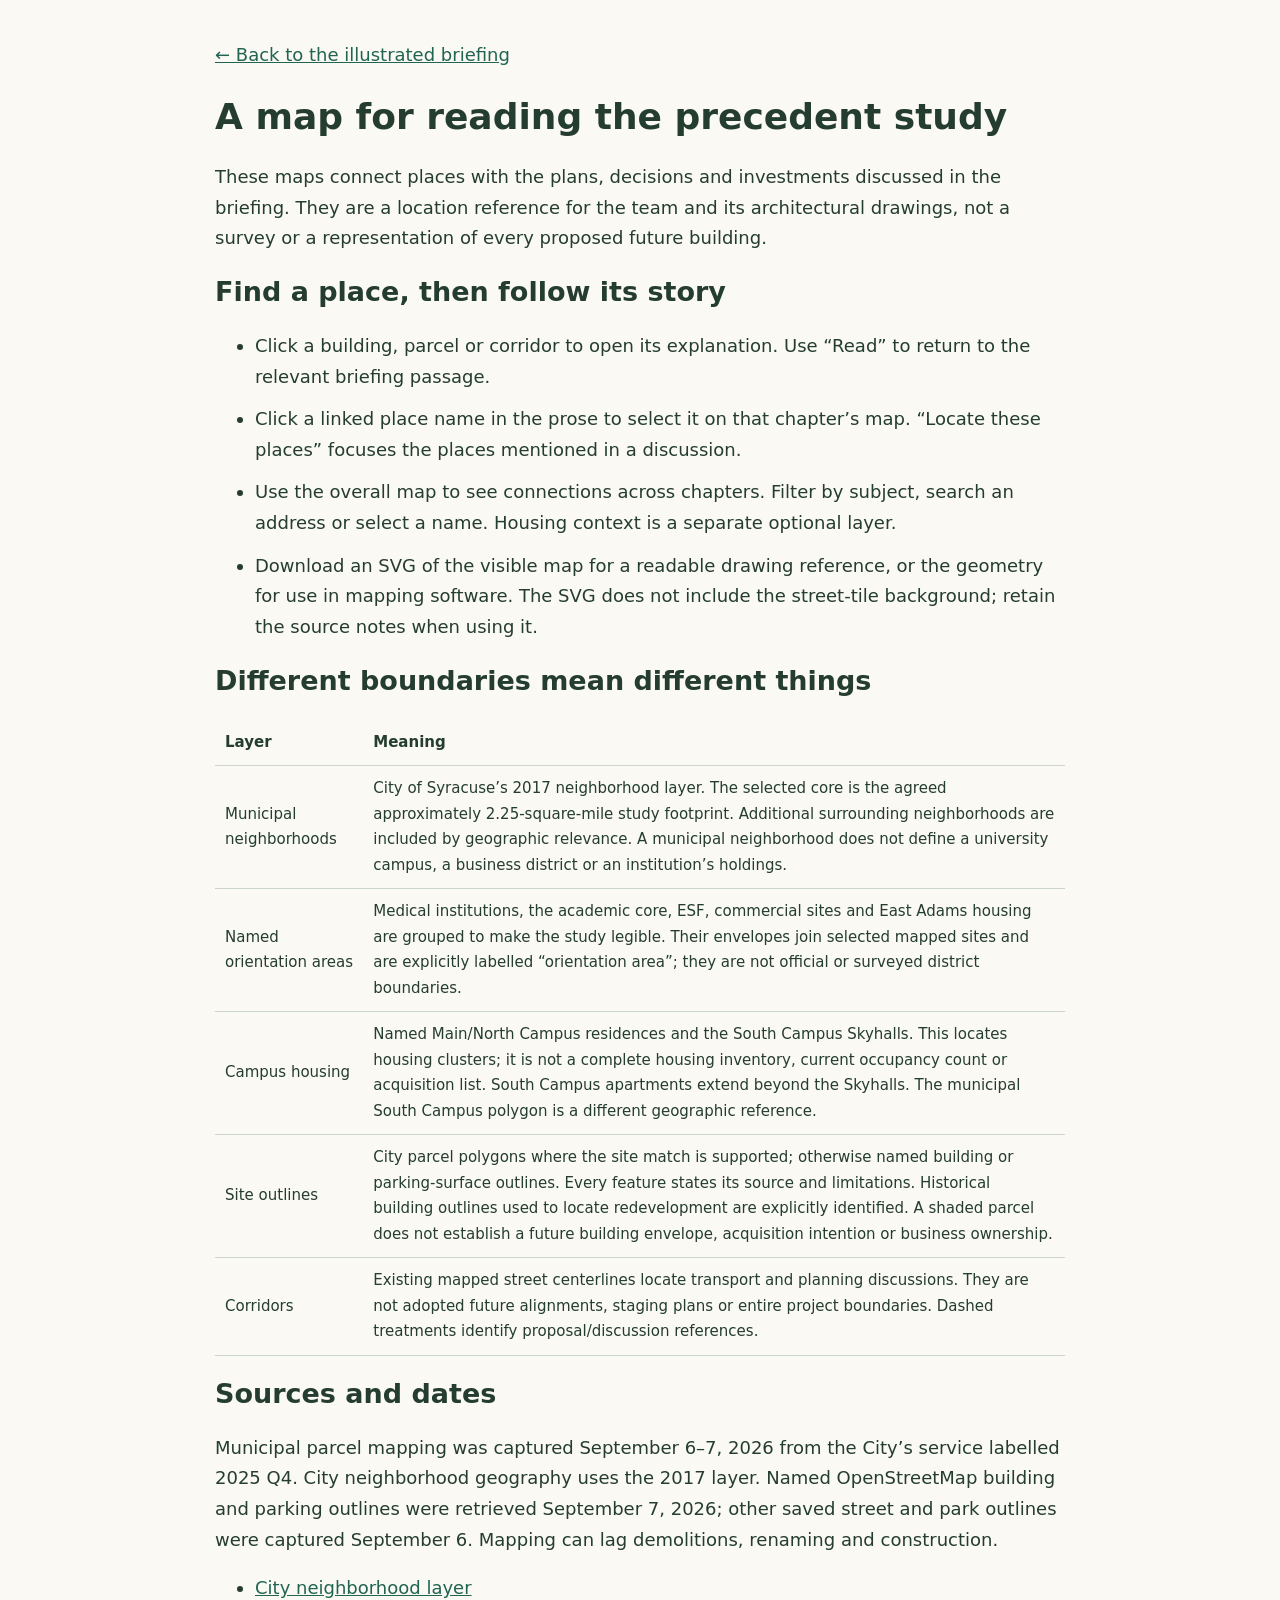
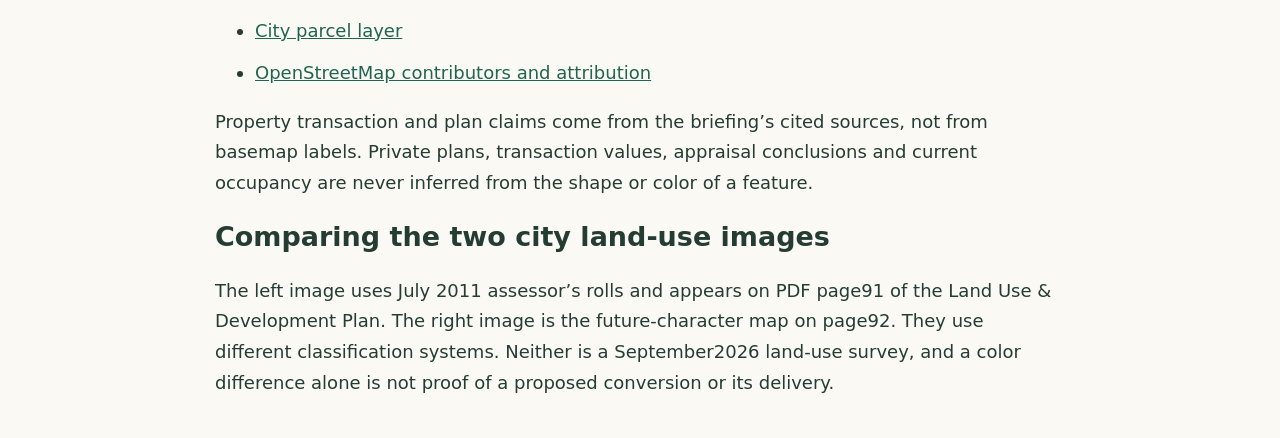
<file: briefing/interactive/map-guide.html>
<!doctype html><html lang="en"><meta charset="utf-8"><meta name="viewport" content="width=device-width,initial-scale=1"><title>Using the University Hill study maps</title><style>body{max-width:850px;margin:40px auto;padding:0 22px;background:#faf9f4;color:#253d30;font:18px/1.7 system-ui}h1,h2{line-height:1.2}a{color:#216452}li{margin-bottom:12px}table{border-collapse:collapse;font-size:15px}td,th{padding:10px;border-bottom:1px solid #ccd5ca;text-align:left}</style><body><a href="../">← Back to the illustrated briefing</a><h1>A map for reading the precedent study</h1><p>These maps connect places with the plans, decisions and investments discussed in the briefing. They are a location reference for the team and its architectural drawings, not a survey or a representation of every proposed future building.</p><h2>Find a place, then follow its story</h2><ul><li>Click a building, parcel or corridor to open its explanation. Use “Read” to return to the relevant briefing passage.</li><li>Click a linked place name in the prose to select it on that chapter’s map. “Locate these places” focuses the places mentioned in a discussion.</li><li>Use the overall map to see connections across chapters. Filter by subject, search an address or select a name. Housing context is a separate optional layer.</li><li>Download an SVG of the visible map for a readable drawing reference, or the geometry for use in mapping software. The SVG does not include the street-tile background; retain the source notes when using it.</li></ul><h2>Different boundaries mean different things</h2><table><tr><th>Layer</th><th>Meaning</th></tr><tr><td>Municipal neighborhoods</td><td>City of Syracuse’s 2017 neighborhood layer. The selected core is the agreed approximately 2.25-square-mile study footprint. Additional surrounding neighborhoods are included by geographic relevance. A municipal neighborhood does not define a university campus, a business district or an institution’s holdings.</td></tr><tr><td>Named orientation areas</td><td>Medical institutions, the academic core, ESF, commercial sites and East Adams housing are grouped to make the study legible. Their envelopes join selected mapped sites and are explicitly labelled “orientation area”; they are not official or surveyed district boundaries.</td></tr><tr><td>Campus housing</td><td>Named Main/North Campus residences and the South Campus Skyhalls. This locates housing clusters; it is not a complete housing inventory, current occupancy count or acquisition list. South Campus apartments extend beyond the Skyhalls. The municipal South Campus polygon is a different geographic reference.</td></tr><tr><td>Site outlines</td><td>City parcel polygons where the site match is supported; otherwise named building or parking-surface outlines. Every feature states its source and limitations. Historical building outlines used to locate redevelopment are explicitly identified. A shaded parcel does not establish a future building envelope, acquisition intention or business ownership.</td></tr><tr><td>Corridors</td><td>Existing mapped street centerlines locate transport and planning discussions. They are not adopted future alignments, staging plans or entire project boundaries. Dashed treatments identify proposal/discussion references.</td></tr></table><h2>Sources and dates</h2><p>Municipal parcel mapping was captured September 6–7, 2026 from the City’s service labelled 2025 Q4. City neighborhood geography uses the 2017 layer. Named OpenStreetMap building and parking outlines were retrieved September 7, 2026; other saved street and park outlines were captured September 6. Mapping can lag demolitions, renaming and construction.</p><ul><li><a href="https://services.arcgis.com/uDTUpUPbk8X8mXwl/arcgis/rest/services/Syracuse_Neighborhoods_2017/FeatureServer/0">City neighborhood layer</a></li><li><a href="https://services6.arcgis.com/bdPqSfflsdgFRVVM/arcgis/rest/services/QPD_2026_01_26_L1_ODP_view/FeatureServer/0">City parcel layer</a></li><li><a href="https://www.openstreetmap.org/copyright">OpenStreetMap contributors and attribution</a></li></ul><p>Property transaction and plan claims come from the briefing’s cited sources, not from basemap labels. Private plans, transaction values, appraisal conclusions and current occupancy are never inferred from the shape or color of a feature.</p><h2>Comparing the two city land-use images</h2><p>The left image uses July 2011 assessor’s rolls and appears on PDF page91 of the Land Use &amp; Development Plan. The right image is the future-character map on page92. They use different classification systems. Neither is a September2026 land-use survey, and a color difference alone is not proof of a proposed conversion or its delivery.</p></body></html>
</file>
